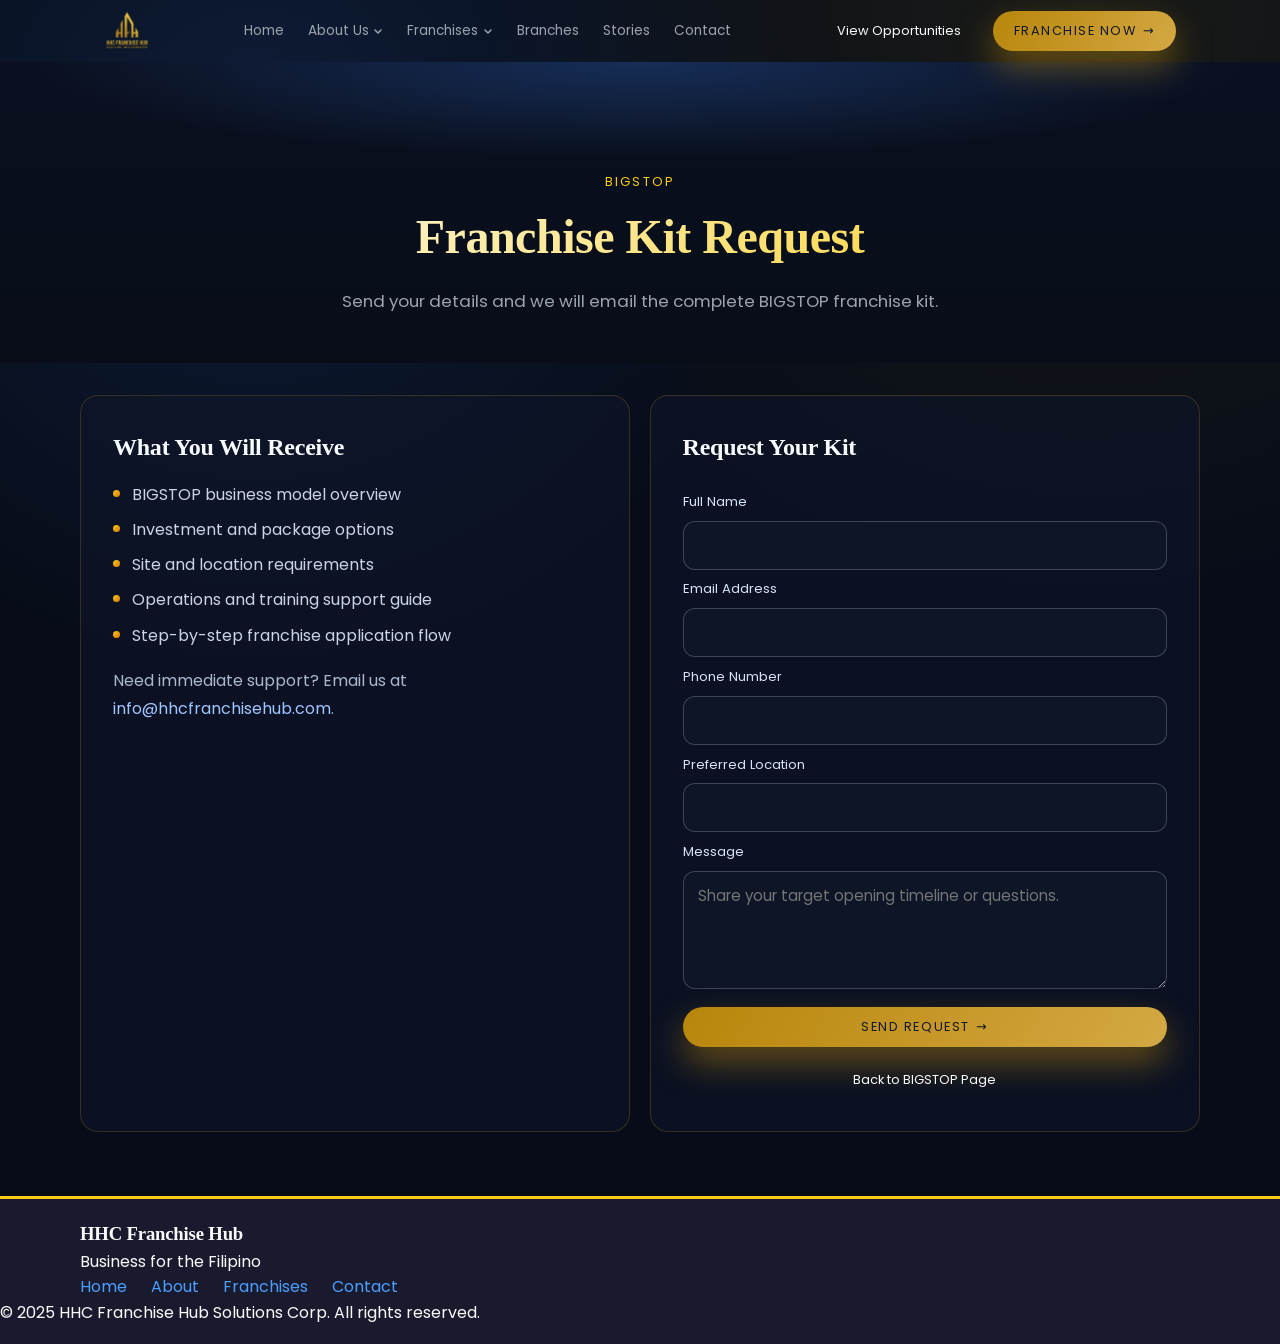
<file: bigstop-franchise-kit.html>
<!DOCTYPE html>
<html lang="en">
<head>
  <meta charset="UTF-8" />
  <title>BIGSTOP Franchise Kit - HHC Franchise Hub</title>
  <meta name="viewport" content="width=device-width, initial-scale=1.0" />
  <link href="https://fonts.googleapis.com/css2?family=Poppins:wght@300;400;500;600;700&display=swap" rel="stylesheet" />
  <link rel="stylesheet" href="styles.css" />
</head>
<body class="subpage kit-page">
  <header class="site-header">
    <div class="container nav">
      <a href="index.html" class="nav-brand">
        <img src="logo.png.png" alt="HHC Franchise Hub" class="nav-logo" />
      </a>
      <ul class="nav-links" id="navLinks">
        <li><a href="index.html" class="nav-link">Home</a></li>
        <li class="nav-dropdown">
          <a href="index.html#about" class="nav-link nav-dropdown-toggle">
            About Us
            <svg class="dropdown-arrow" width="10" height="10" viewBox="0 0 10 10" fill="none">
              <path d="M2 4L5 7L8 4" stroke="currentColor" stroke-width="1.5" stroke-linecap="round"/>
            </svg>
          </a>
          <ul class="nav-dropdown-menu">
            <li><a href="history.html" class="dropdown-link">History</a></li>
            <li><a href="founder.html" class="dropdown-link">Founder's Corner</a></li>
            <li><a href="seals.html" class="dropdown-link">Seals of Approval</a></li>
            <li><a href="awards.html" class="dropdown-link">Awards and Recognition</a></li>
          </ul>
        </li>
        <li class="nav-dropdown">
          <a href="index.html#franchises" class="nav-link nav-dropdown-toggle">
            Franchises
            <svg class="dropdown-arrow" width="10" height="10" viewBox="0 0 10 10" fill="none">
              <path d="M2 4L5 7L8 4" stroke="currentColor" stroke-width="1.5" stroke-linecap="round"/>
            </svg>
          </a>
          <ul class="nav-dropdown-menu">
            <li><a href="bigstop.html" class="dropdown-link">BIGSTOP</a></li>
            <li><a href="herrera-pharmacy.html" class="dropdown-link">Herrera Pharmacy</a></li>
            <li><a href="boss-siomai.html" class="dropdown-link">Boss Siomai</a></li>
            <li><a href="boss-chickn.html" class="dropdown-link">Boss Chickn</a></li>
            <li><a href="boss-fries.html" class="dropdown-link">Boss Fries</a></li>
            <li><a href="burger2go.html" class="dropdown-link">Burger2Go</a></li>
            <li><a href="noodle-king.html" class="dropdown-link">Noodle King</a></li>
          </ul>
        </li>
        <li><a href="branches.html" class="nav-link">Branches</a></li>
        <li><a href="index.html#stories" class="nav-link">Stories</a></li>
        <li><a href="index.html#contact" class="nav-link">Contact</a></li>
      </ul>
      <div class="nav-cta">
        <a href="index.html#franchises" class="btn-outline">View Opportunities</a>
        <a href="index.html#contact" class="btn-primary">Franchise Now <span>&rarr;</span></a>
      </div>
      <button class="nav-toggle" id="navToggle" aria-label="Toggle menu">
        <span></span><span></span><span></span>
      </button>
    </div>
  </header>

  <main>
    <section class="page-hero kit-hero">
      <div class="container">
        <p class="section-kicker">BIGSTOP</p>
        <h1 class="page-hero-title">Franchise Kit Request</h1>
        <p class="page-hero-subtitle">Send your details and we will email the complete BIGSTOP franchise kit.</p>
      </div>
    </section>

    <section class="section page-content">
      <div class="container kit-grid">
        <article class="content-card kit-info">
          <h2>What You Will Receive</h2>
          <ul class="kit-list">
            <li>BIGSTOP business model overview</li>
            <li>Investment and package options</li>
            <li>Site and location requirements</li>
            <li>Operations and training support guide</li>
            <li>Step-by-step franchise application flow</li>
          </ul>
          <p class="kit-note">Need immediate support? Email us at <a href="mailto:info@hhcfranchisehub.com">info@hhcfranchisehub.com</a>.</p>
        </article>

        <form class="content-card kit-form" action="https://formspree.io/f/mjgevzpj" method="POST">
          <h2>Request Your Kit</h2>
          <input type="hidden" name="franchise_interest" value="BIGSTOP" />

          <label for="kit-name">Full Name</label>
          <input id="kit-name" name="name" type="text" required />

          <label for="kit-email">Email Address</label>
          <input id="kit-email" name="email" type="email" required />

          <label for="kit-phone">Phone Number</label>
          <input id="kit-phone" name="phone" type="tel" required />

          <label for="kit-location">Preferred Location</label>
          <input id="kit-location" name="location" type="text" />

          <label for="kit-message">Message</label>
          <textarea id="kit-message" name="message" rows="4" placeholder="Share your target opening timeline or questions."></textarea>

          <button type="submit" class="btn-primary">Send Request <span>&rarr;</span></button>
          <a href="bigstop.html" class="btn-outline kit-back-link">Back to BIGSTOP Page</a>
        </form>
      </div>
    </section>
  </main>

  <footer class="site-footer">
    <div class="container footer-grid">
      <div class="footer-brand">
        <h3>HHC Franchise Hub</h3>
        <p>Business for the Filipino</p>
      </div>
      <div class="footer-links">
        <a href="index.html">Home</a>
        <a href="index.html#about">About</a>
        <a href="index.html#franchises">Franchises</a>
        <a href="index.html#contact">Contact</a>
      </div>
    </div>
    <div class="footer-bottom">
      <p>&copy; 2025 HHC Franchise Hub Solutions Corp. All rights reserved.</p>
    </div>
  </footer>

  <script src="script.js"></script>
</body>
</html>
</file>
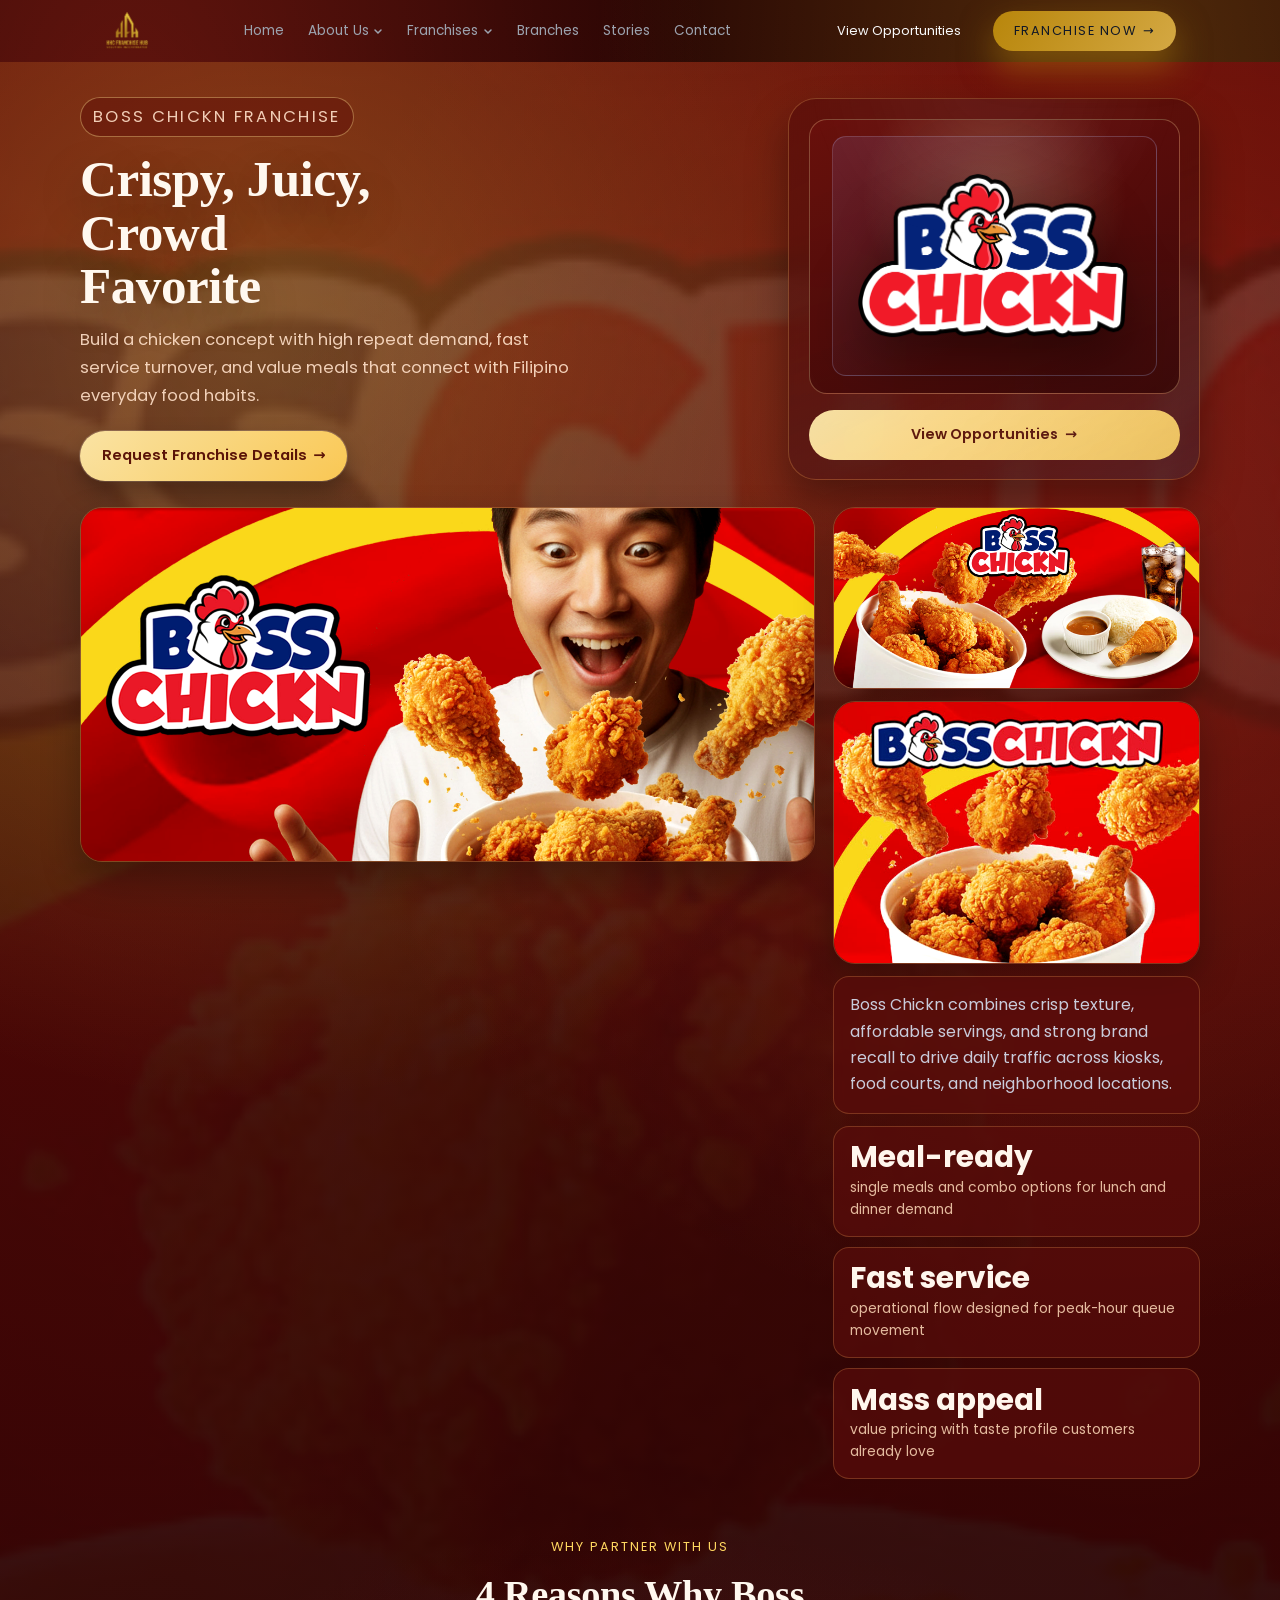
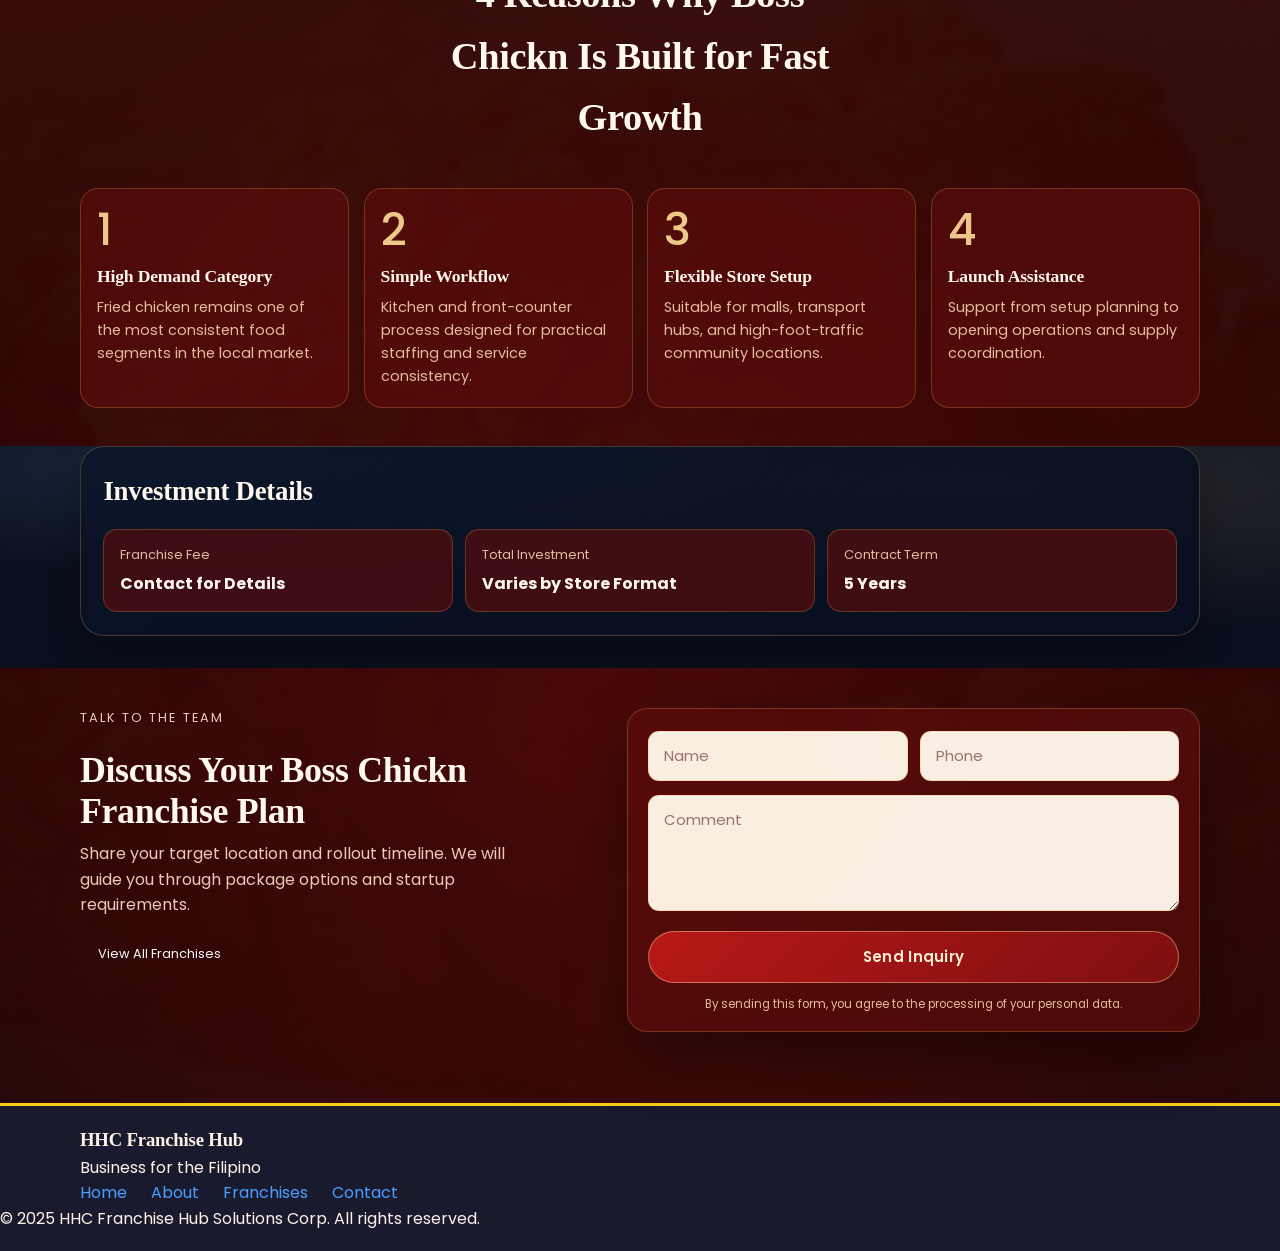
<file: boss-chickn.html>
<!DOCTYPE html>
<html lang="en">
<head>
  <meta charset="UTF-8" />
  <title>Boss Chickn - HHC Franchise Hub</title>
  <meta name="viewport" content="width=device-width, initial-scale=1.0" />
  <link href="https://fonts.googleapis.com/css2?family=Poppins:wght@300;400;500;600;700&display=swap" rel="stylesheet" />
  <link rel="stylesheet" href="styles.css" />
</head>
<body class="subpage bigstop-page chickn-page">
  <!-- NAVBAR -->
  <header class="site-header">
    <div class="container nav">
      <a href="index.html" class="nav-brand">
        <img src="logo.png.png" alt="HHC Franchise Hub" class="nav-logo" />
      </a>
      <ul class="nav-links" id="navLinks">
        <li><a href="index.html" class="nav-link">Home</a></li>
        <li class="nav-dropdown">
          <a href="index.html#about" class="nav-link nav-dropdown-toggle">
            About Us
            <svg class="dropdown-arrow" width="10" height="10" viewBox="0 0 10 10" fill="none">
              <path d="M2 4L5 7L8 4" stroke="currentColor" stroke-width="1.5" stroke-linecap="round"/>
            </svg>
          </a>
          <ul class="nav-dropdown-menu">
            <li><a href="history.html" class="dropdown-link">History</a></li>
            <li><a href="founder.html" class="dropdown-link">Founder's Corner</a></li>
            <li><a href="seals.html" class="dropdown-link">Seals of Approval</a></li>
            <li><a href="awards.html" class="dropdown-link">Awards and Recognition</a></li>
          </ul>
        </li>
        <li class="nav-dropdown">
          <a href="index.html#franchises" class="nav-link nav-dropdown-toggle">
            Franchises
            <svg class="dropdown-arrow" width="10" height="10" viewBox="0 0 10 10" fill="none">
              <path d="M2 4L5 7L8 4" stroke="currentColor" stroke-width="1.5" stroke-linecap="round"/>
            </svg>
          </a>
          <ul class="nav-dropdown-menu">
            <li><a href="bigstop.html" class="dropdown-link">BIGSTOP</a></li>
            <li><a href="herrera-pharmacy.html" class="dropdown-link">Herrera Pharmacy</a></li>
            <li><a href="boss-siomai.html" class="dropdown-link">Boss Siomai</a></li>
            <li><a href="boss-chickn.html" class="dropdown-link">Boss Chickn</a></li>
            <li><a href="boss-fries.html" class="dropdown-link">Boss Fries</a></li>
            <li><a href="burger2go.html" class="dropdown-link">Burger2Go</a></li>
            <li><a href="noodle-king.html" class="dropdown-link">Noodle King</a></li>
          </ul>
        </li>
        <li><a href="branches.html" class="nav-link">Branches</a></li>
        <li><a href="index.html#stories" class="nav-link">Stories</a></li>
        <li><a href="index.html#contact-email" class="nav-link">Contact</a></li>
      </ul>
      <div class="nav-cta">
        <a href="index.html#franchises" class="btn-outline">View Opportunities</a>
        <a href="index.html#contact-email" class="btn-primary">Franchise Now <span>&rarr;</span></a>
      </div>
      <button class="nav-toggle" id="navToggle" aria-label="Toggle menu">
        <span></span><span></span><span></span>
      </button>
    </div>
  </header>

  <main class="bigstop-layout">
    <section class="bigstop-showcase">
      <div class="container">
        <div class="bigstop-hero-grid">
          <div class="bigstop-hero-copy">
            <p class="bigstop-kicker">Boss Chickn Franchise</p>
            <h1>Crispy, Juicy, Crowd Favorite</h1>
            <p>
              Build a chicken concept with high repeat demand, fast service turnover, and value meals that connect with Filipino everyday food habits.
            </p>
            <a href="index.html#contact-email" class="bigstop-hero-button">
              Request Franchise Details <span>&rarr;</span>
            </a>
          </div>
          <aside class="bigstop-hero-card" aria-label="Boss Chickn featured visual">
            <div class="bigstop-hero-card-visual">
              <img src="Copy of BOSS CHICKN LANDSCAPE LOGO.png" alt="Boss Chickn logo" />
            </div>
            <a href="index.html#franchises" class="bigstop-card-button">
              View Opportunities <span>&rarr;</span>
            </a>
          </aside>
        </div>

        <div class="bigstop-proof-grid">
          <div class="bigstop-proof-media">
            <img src="Boss Chickn header.jpg" alt="Boss Chickn signature fried chicken bucket" />
          </div>
          <div class="bigstop-proof-side">
            <div class="bigstop-proof-media bigstop-proof-media-mini">
              <img src="Boss Chickn MENU.jpg" alt="Boss Chickn meal and combo offerings" />
            </div>
            <div class="bigstop-proof-media bigstop-proof-media-mini">
              <img src="bosschickn header2.jpg" alt="Boss Chickn product highlight banner" />
            </div>
            <p>
              Boss Chickn combines crisp texture, affordable servings, and strong brand recall to drive daily traffic across kiosks, food courts, and neighborhood locations.
            </p>
            <div class="bigstop-stat-stack">
              <article class="bigstop-stat-card">
                <strong>Meal-ready</strong>
                <span>single meals and combo options for lunch and dinner demand</span>
              </article>
              <article class="bigstop-stat-card">
                <strong>Fast service</strong>
                <span>operational flow designed for peak-hour queue movement</span>
              </article>
              <article class="bigstop-stat-card">
                <strong>Mass appeal</strong>
                <span>value pricing with taste profile customers already love</span>
              </article>
            </div>
          </div>
        </div>
      </div>
    </section>

    <section class="bigstop-reasons section">
      <div class="container">
        <div class="section-header bigstop-section-header">
          <p class="section-kicker">Why Partner With Us</p>
          <h2 class="section-title">4 Reasons Why Boss Chickn Is Built for Fast Growth</h2>
        </div>
        <div class="bigstop-reasons-grid">
          <article class="bigstop-reason-card">
            <span class="bigstop-reason-number">1</span>
            <h3>High Demand Category</h3>
            <p>Fried chicken remains one of the most consistent food segments in the local market.</p>
          </article>
          <article class="bigstop-reason-card">
            <span class="bigstop-reason-number">2</span>
            <h3>Simple Workflow</h3>
            <p>Kitchen and front-counter process designed for practical staffing and service consistency.</p>
          </article>
          <article class="bigstop-reason-card">
            <span class="bigstop-reason-number">3</span>
            <h3>Flexible Store Setup</h3>
            <p>Suitable for malls, transport hubs, and high-foot-traffic community locations.</p>
          </article>
          <article class="bigstop-reason-card">
            <span class="bigstop-reason-number">4</span>
            <h3>Launch Assistance</h3>
            <p>Support from setup planning to opening operations and supply coordination.</p>
          </article>
        </div>
      </div>
    </section>

    <section class="bigstop-invest section">
      <div class="container">
        <div class="bigstop-invest-card">
          <h2>Investment Details</h2>
          <div class="bigstop-invest-grid">
            <article>
              <span>Franchise Fee</span>
              <strong>Contact for Details</strong>
            </article>
            <article>
              <span>Total Investment</span>
              <strong>Varies by Store Format</strong>
            </article>
            <article>
              <span>Contract Term</span>
              <strong>5 Years</strong>
            </article>
          </div>
        </div>
      </div>
    </section>

    <section class="bigstop-contact section">
      <div class="container">
        <div class="bigstop-contact-grid">
          <div class="bigstop-contact-copy">
            <p class="section-kicker">Talk to the Team</p>
            <h2>Discuss Your Boss Chickn Franchise Plan</h2>
            <p>Share your target location and rollout timeline. We will guide you through package options and startup requirements.</p>
            <a href="index.html#franchises" class="btn-outline">View All Franchises</a>
          </div>
          <form class="bigstop-form" action="index.html#contact-email" method="get">
            <label for="chickn-name" class="sr-only">Name</label>
            <input id="chickn-name" type="text" name="name" placeholder="Name" />
            <label for="chickn-phone" class="sr-only">Phone</label>
            <input id="chickn-phone" type="tel" name="phone" placeholder="Phone" />
            <label for="chickn-message" class="sr-only">Comment</label>
            <textarea id="chickn-message" name="message" rows="4" placeholder="Comment"></textarea>
            <button type="submit">Send Inquiry</button>
            <small>By sending this form, you agree to the processing of your personal data.</small>
          </form>
        </div>
      </div>
    </section>
  </main>

  <!-- FOOTER -->
  <footer class="site-footer">
    <div class="container footer-grid">
      <div class="footer-brand">
        <h3>HHC Franchise Hub</h3>
        <p>Business for the Filipino</p>
      </div>
      <div class="footer-links">
        <a href="index.html">Home</a>
        <a href="index.html#about">About</a>
        <a href="index.html#franchises">Franchises</a>
        <a href="index.html#contact-email">Contact</a>
      </div>
    </div>
    <div class="footer-bottom">
      <p>&copy; 2025 HHC Franchise Hub Solutions Corp. All rights reserved.</p>
    </div>
  </footer>

  <script src="script.js"></script>
</body>
</html>
</file>
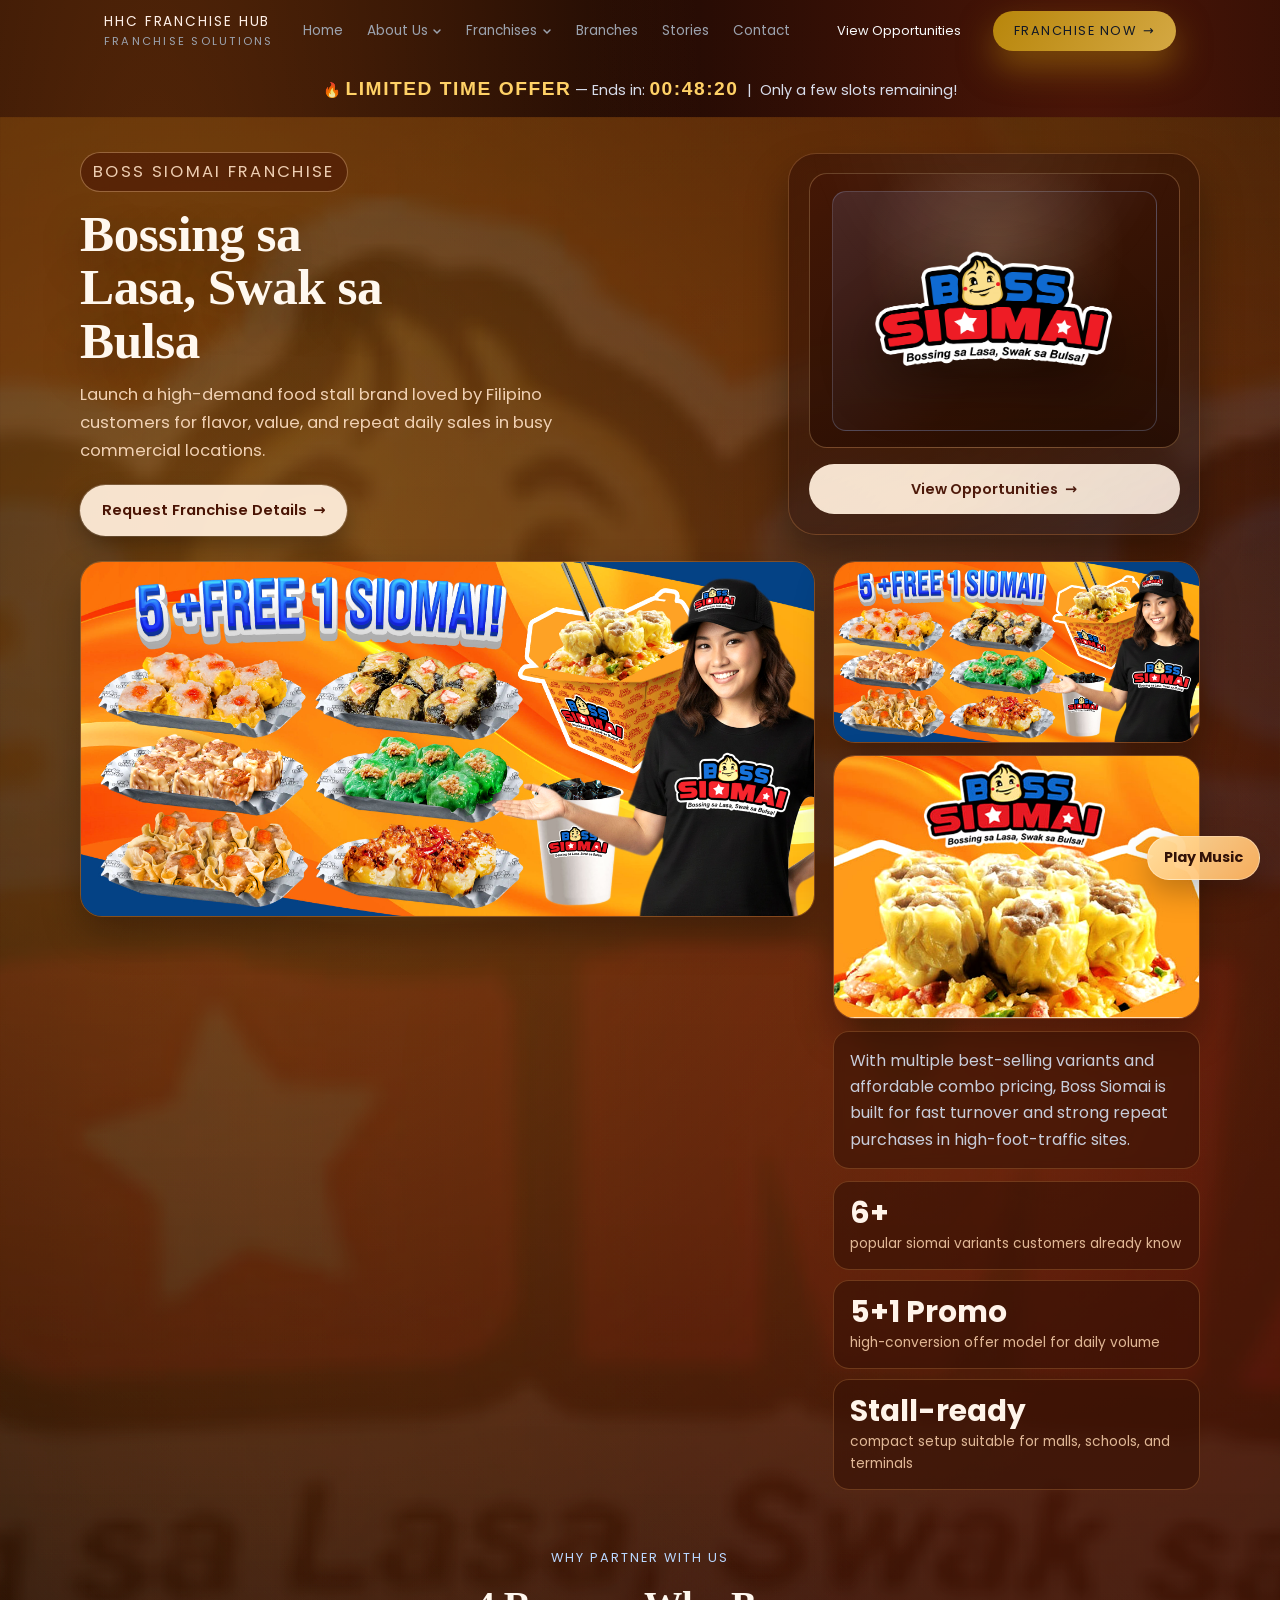
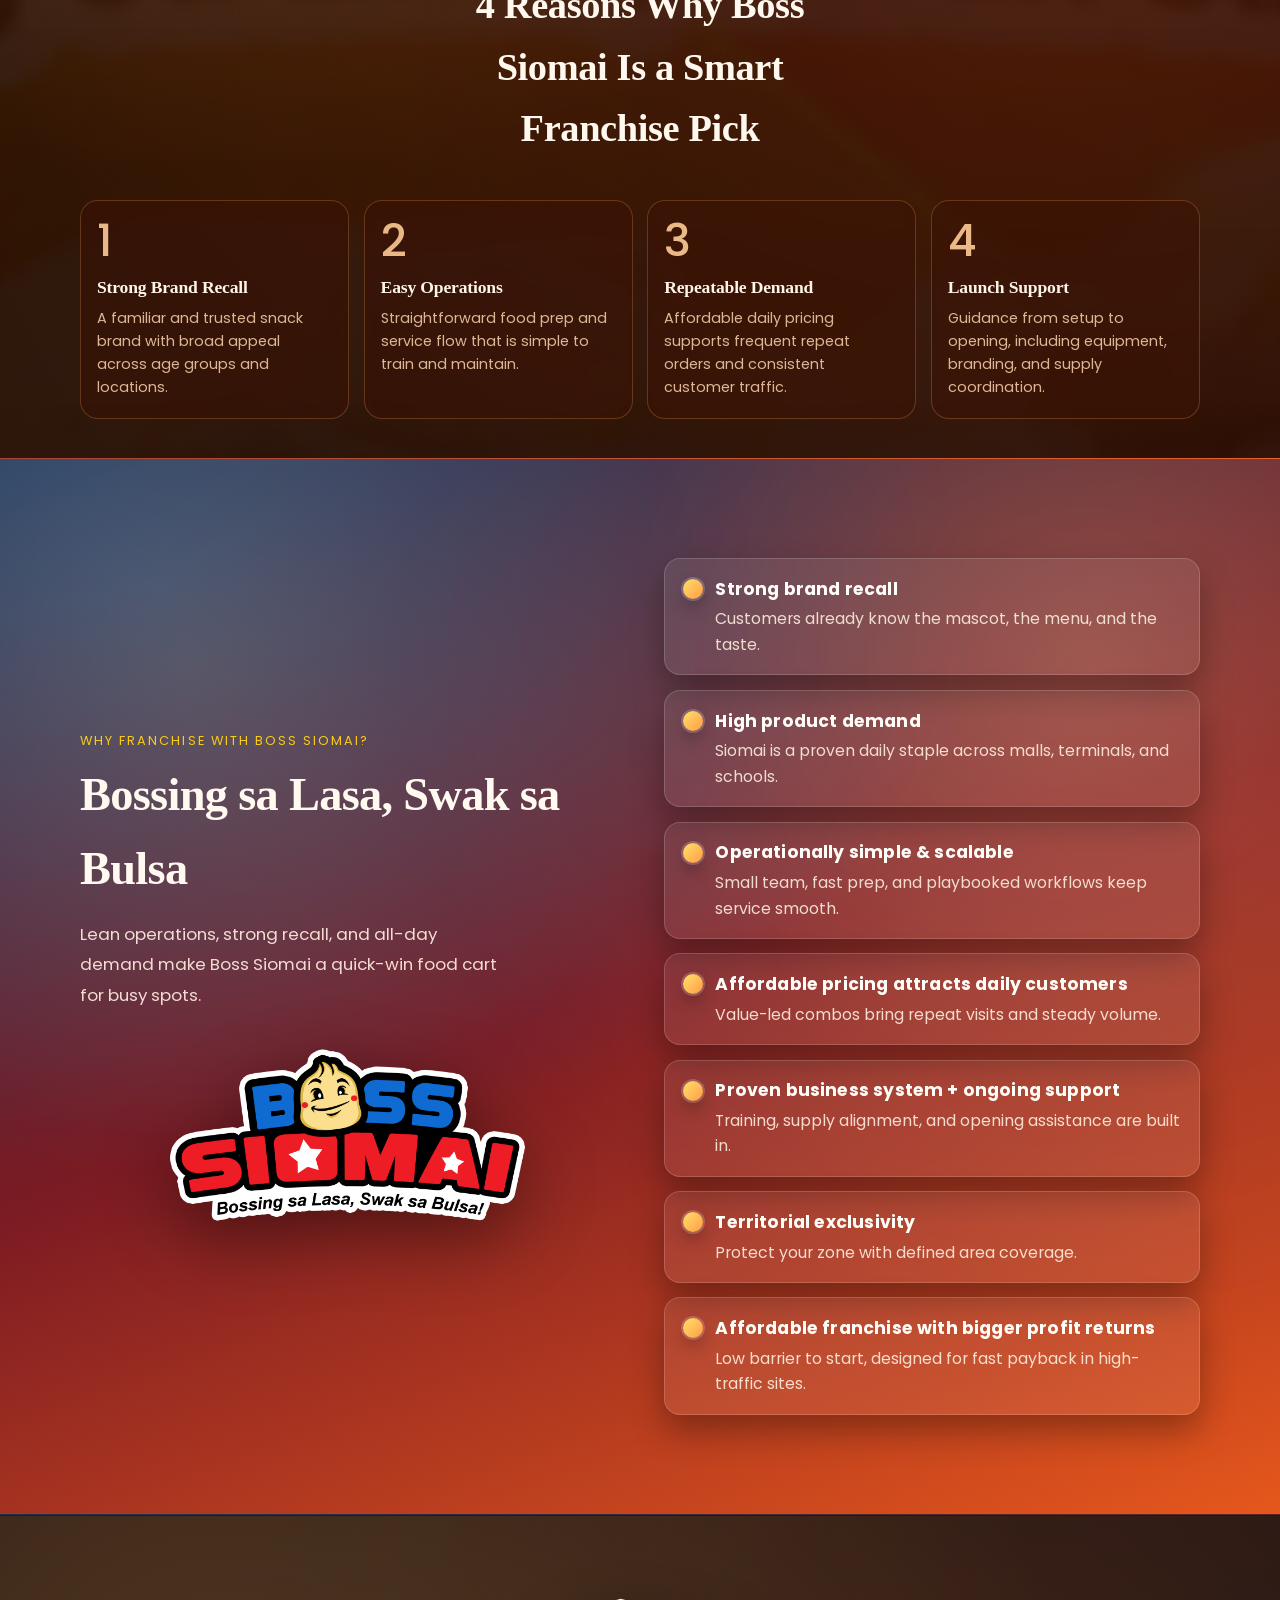
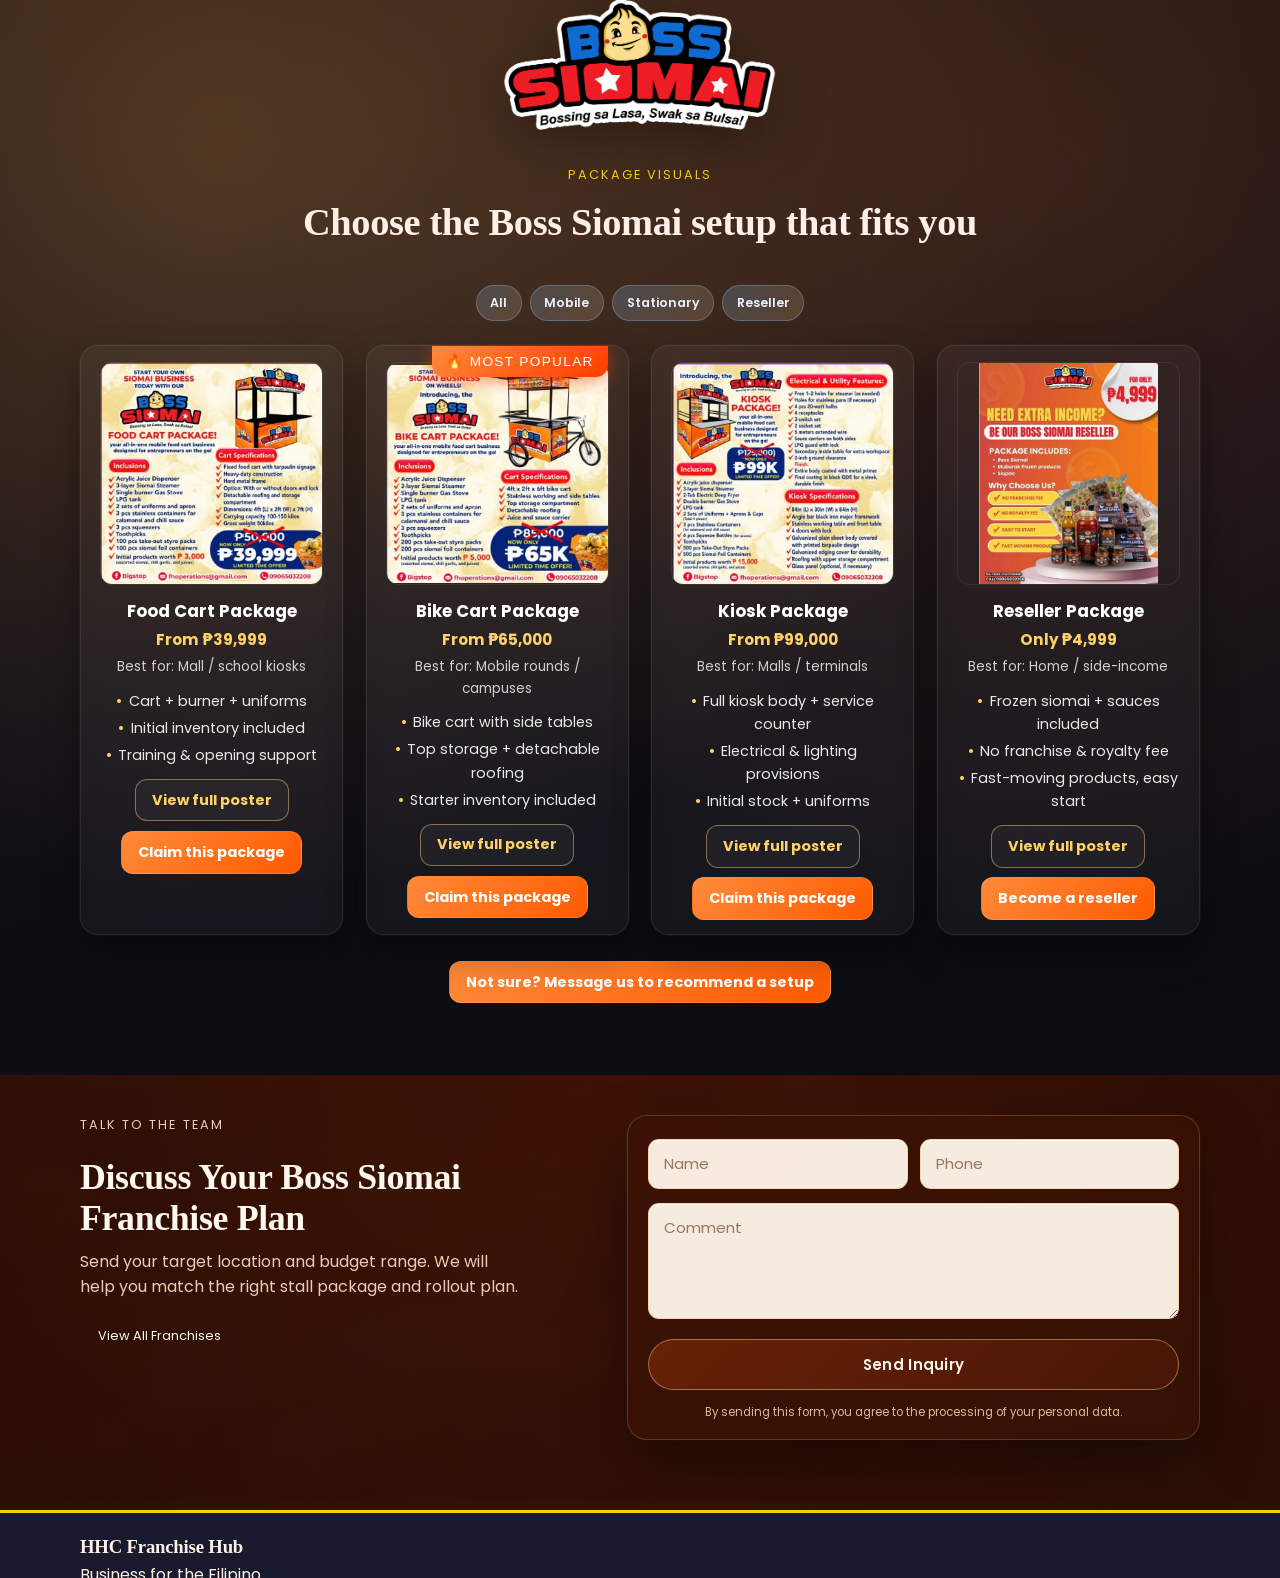
<file: boss-siomai.html>
<!DOCTYPE html>
<html lang="en">
<head>
  <meta charset="UTF-8" />
  <title>Boss Siomai - HHC Franchise Hub</title>
  <meta name="viewport" content="width=device-width, initial-scale=1.0" />
  <link href="https://fonts.googleapis.com/css2?family=Poppins:wght@300;400;500;600;700&display=swap" rel="stylesheet" />
  <link rel="stylesheet" href="styles.css" />
</head>
<body class="subpage bigstop-page siomai-page">
  <!-- Background audio -->
  <audio id="bg-audio" src="MUSIC/BOSS SIOMAI - Advertising Jingle.mp3" preload="auto" loop></audio>
  <button id="audioToggle" class="audio-toggle" type="button" aria-pressed="true">Pause Music</button>
  <!-- NAVBAR -->
  <header class="site-header">
    <div class="container nav">
      <a href="index.html" class="nav-brand">
        <span class="nav-brand-text">
          <span>HHC Franchise Hub</span>
          <span>Franchise Solutions</span>
        </span>
      </a>
      <ul class="nav-links" id="navLinks">
        <li><a href="index.html" class="nav-link">Home</a></li>
        <li class="nav-dropdown">
          <a href="index.html#about" class="nav-link nav-dropdown-toggle">
            About Us
            <svg class="dropdown-arrow" width="10" height="10" viewBox="0 0 10 10" fill="none">
              <path d="M2 4L5 7L8 4" stroke="currentColor" stroke-width="1.5" stroke-linecap="round"/>
            </svg>
          </a>
          <ul class="nav-dropdown-menu">
            <li><a href="history.html" class="dropdown-link">History</a></li>
            <li><a href="founder.html" class="dropdown-link">Founder's Corner</a></li>
            <li><a href="seals.html" class="dropdown-link">Seals of Approval</a></li>
            <li><a href="awards.html" class="dropdown-link">Awards and Recognition</a></li>
          </ul>
        </li>
        <li class="nav-dropdown">
          <a href="index.html#franchises" class="nav-link nav-dropdown-toggle">
            Franchises
            <svg class="dropdown-arrow" width="10" height="10" viewBox="0 0 10 10" fill="none">
              <path d="M2 4L5 7L8 4" stroke="currentColor" stroke-width="1.5" stroke-linecap="round"/>
            </svg>
          </a>
          <ul class="nav-dropdown-menu">
            <li><a href="bigstop.html" class="dropdown-link">BIGSTOP</a></li>
            <li><a href="herrera-pharmacy.html" class="dropdown-link">Herrera Pharmacy</a></li>
            <li><a href="boss-siomai.html" class="dropdown-link">Boss Siomai</a></li>
            <li><a href="boss-chickn.html" class="dropdown-link">Boss Chickn</a></li>
            <li><a href="boss-fries.html" class="dropdown-link">Boss Fries</a></li>
            <li><a href="burger2go.html" class="dropdown-link">Burger2Go</a></li>
            <li><a href="noodle-king.html" class="dropdown-link">Noodle King</a></li>
          </ul>
        </li>
        <li><a href="branches.html" class="nav-link">Branches</a></li>
        <li><a href="index.html#stories" class="nav-link">Stories</a></li>
        <li><a href="index.html#contact-email" class="nav-link">Contact</a></li>
      </ul>
      <div class="nav-cta">
        <a href="index.html#franchises" class="btn-outline">View Opportunities</a>
        <a href="index.html#contact-email" class="btn-primary">Franchise Now <span>&rarr;</span></a>
      </div>
      <button class="nav-toggle" id="navToggle" aria-label="Toggle menu">
        <span></span><span></span><span></span>
      </button>
    </div>
  </header>

  <!-- Urgency bar -->
  <div class="timer-bar">
    🔥 <strong>LIMITED TIME OFFER</strong> — Ends in:
    <strong id="countdown">23:59:59</strong> &nbsp;|&nbsp;
    Only a few slots remaining!
  </div>

  <main class="bigstop-layout">
    <section class="bigstop-showcase">
      <div class="container">
        <div class="bigstop-hero-grid">
          <div class="bigstop-hero-copy">
            <p class="bigstop-kicker">Boss Siomai Franchise</p>
            <h1>Bossing sa Lasa, Swak sa Bulsa</h1>
            <p>
              Launch a high-demand food stall brand loved by Filipino customers for flavor, value, and repeat daily sales in busy commercial locations.
            </p>
            <a href="index.html#contact-email" class="bigstop-hero-button">
              Request Franchise Details <span>&rarr;</span>
            </a>
          </div>
          <aside class="bigstop-hero-card" aria-label="Boss Siomai featured visual">
            <div class="bigstop-hero-card-visual">
              <img src="Copy of BOSS SIOMAI2 horizontal.png" alt="Boss Siomai logo" />
            </div>
            <a href="index.html#franchises" class="bigstop-card-button">
              View Opportunities <span>&rarr;</span>
            </a>
          </aside>
        </div>

        <div class="bigstop-proof-grid">
          <div class="bigstop-proof-media">
            <img src="Boss Siomai header.jpg" alt="Boss Siomai products and combo offer display" />
          </div>
          <div class="bigstop-proof-side">
            <div class="bigstop-proof-media bigstop-proof-media-mini">
              <img src="Boss Siomai header.jpg" alt="Boss Siomai product lineup and promo visual" />
            </div>
            <div class="bigstop-proof-media bigstop-proof-media-mini">
              <img src="Boss Siomai highlight.jpg" alt="Boss Siomai product highlight" />
            </div>
            <p>
              With multiple best-selling variants and affordable combo pricing, Boss Siomai is built for fast turnover and strong repeat purchases in high-foot-traffic sites.
            </p>
            <div class="bigstop-stat-stack">
              <article class="bigstop-stat-card">
                <strong>6+</strong>
                <span>popular siomai variants customers already know</span>
              </article>
              <article class="bigstop-stat-card">
                <strong>5+1 Promo</strong>
                <span>high-conversion offer model for daily volume</span>
              </article>
              <article class="bigstop-stat-card">
                <strong>Stall-ready</strong>
                <span>compact setup suitable for malls, schools, and terminals</span>
              </article>
            </div>
          </div>
        </div>
      </div>
    </section>

    <section class="bigstop-reasons section">
      <div class="container">
        <div class="section-header bigstop-section-header">
          <p class="section-kicker">Why Partner With Us</p>
          <h2 class="section-title">4 Reasons Why Boss Siomai Is a Smart Franchise Pick</h2>
        </div>
        <div class="bigstop-reasons-grid">
          <article class="bigstop-reason-card">
            <span class="bigstop-reason-number">1</span>
            <h3>Strong Brand Recall</h3>
            <p>A familiar and trusted snack brand with broad appeal across age groups and locations.</p>
          </article>
          <article class="bigstop-reason-card">
            <span class="bigstop-reason-number">2</span>
            <h3>Easy Operations</h3>
            <p>Straightforward food prep and service flow that is simple to train and maintain.</p>
          </article>
          <article class="bigstop-reason-card">
            <span class="bigstop-reason-number">3</span>
            <h3>Repeatable Demand</h3>
            <p>Affordable daily pricing supports frequent repeat orders and consistent customer traffic.</p>
          </article>
          <article class="bigstop-reason-card">
            <span class="bigstop-reason-number">4</span>
            <h3>Launch Support</h3>
            <p>Guidance from setup to opening, including equipment, branding, and supply coordination.</p>
          </article>
        </div>
      </div>
    </section>

    <section class="siomai-why section" aria-labelledby="siomai-why-title">
      <div class="container siomai-why-grid">
        <div class="siomai-why-left">
          <p class="section-kicker">Why Franchise with Boss Siomai?</p>
          <h2 id="siomai-why-title">Bossing sa Lasa, Swak sa Bulsa</h2>
          <p class="siomai-why-lede">Lean operations, strong recall, and all-day demand make Boss Siomai a quick-win food cart for busy spots.</p>
          <div class="siomai-why-brand" aria-hidden="true">
            <img src="Copy of BOSS SIOMAI2 horizontal.png" alt="Boss Siomai logo" />
          </div>
        </div>
        <div class="siomai-why-right">
          <ul class="siomai-why-list">
            <li>
              <span class="siomai-why-bullet"></span>
              <div>
                <strong>Strong brand recall</strong>
                <p>Customers already know the mascot, the menu, and the taste.</p>
              </div>
            </li>
            <li>
              <span class="siomai-why-bullet"></span>
              <div>
                <strong>High product demand</strong>
                <p>Siomai is a proven daily staple across malls, terminals, and schools.</p>
              </div>
            </li>
            <li>
              <span class="siomai-why-bullet"></span>
              <div>
                <strong>Operationally simple &amp; scalable</strong>
                <p>Small team, fast prep, and playbooked workflows keep service smooth.</p>
              </div>
            </li>
            <li>
              <span class="siomai-why-bullet"></span>
              <div>
                <strong>Affordable pricing attracts daily customers</strong>
                <p>Value-led combos bring repeat visits and steady volume.</p>
              </div>
            </li>
            <li>
              <span class="siomai-why-bullet"></span>
              <div>
                <strong>Proven business system + ongoing support</strong>
                <p>Training, supply alignment, and opening assistance are built in.</p>
              </div>
            </li>
            <li>
              <span class="siomai-why-bullet"></span>
              <div>
                <strong>Territorial exclusivity</strong>
                <p>Protect your zone with defined area coverage.</p>
              </div>
            </li>
            <li>
              <span class="siomai-why-bullet"></span>
              <div>
                <strong>Affordable franchise with bigger profit returns</strong>
                <p>Low barrier to start, designed for fast payback in high-traffic sites.</p>
              </div>
            </li>
          </ul>
        </div>
      </div>
    </section>

    <section class="siomai-packages section">
      <div class="container">
        <div class="siomai-packages-logo">
          <img src="Copy of BOSS SIOMAI2 horizontal.png" alt="Boss Siomai logo" />
        </div>
        <div class="section-header">
          <p class="section-kicker">Package Visuals</p>
          <h2 class="section-title">Choose the Boss Siomai setup that fits you</h2>
        </div>
        <div class="package-filters" aria-label="Package quick filter">
          <button type="button" class="pill active" data-package-filter="all">All</button>
          <button type="button" class="pill" data-package-filter="mobile">Mobile</button>
          <button type="button" class="pill" data-package-filter="stationary">Stationary</button>
          <button type="button" class="pill" data-package-filter="reseller">Reseller</button>
        </div>

        <div class="siomai-packages-grid">
          <article class="siomai-package-card" data-package-type="stationary">
            <div class="package-thumb">
              <img src="BOSS%20SIOAMI%20SECTION/123214.jpg" alt="Boss Siomai Food Cart poster thumbnail" loading="lazy" />
            </div>
            <div class="package-top">
              <div class="package-name">Food Cart Package</div>
              <div class="package-price">From ₱39,999</div>
              <div class="package-tag">Best for: Mall / school kiosks</div>
            </div>
            <ul class="package-points">
              <li>Cart + burner + uniforms</li>
              <li>Initial inventory included</li>
              <li>Training & opening support</li>
            </ul>
            <div class="package-actions">
              <button class="btn-primary-ghost package-preview" data-poster="BOSS%20SIOAMI%20SECTION/123214.jpg">View full poster</button>
              <a class="btn-solid" href="index.html#contact-email">Claim this package</a>
            </div>
          </article>

          <article class="siomai-package-card popular" data-package-type="mobile">
            <div class="package-thumb">
              <img src="BOSS%20SIOAMI%20SECTION/123.jpg" alt="Boss Siomai Bike Cart poster thumbnail" loading="lazy" />
            </div>
            <div class="package-top">
              <div class="package-name">Bike Cart Package</div>
              <div class="package-price">From ₱65,000</div>
              <div class="package-tag">Best for: Mobile rounds / campuses</div>
            </div>
            <ul class="package-points">
              <li>Bike cart with side tables</li>
              <li>Top storage + detachable roofing</li>
              <li>Starter inventory included</li>
            </ul>
            <div class="package-actions">
              <button class="btn-primary-ghost package-preview" data-poster="BOSS%20SIOAMI%20SECTION/123.jpg">View full poster</button>
              <a class="btn-solid" href="index.html#contact-email">Claim this package</a>
            </div>
          </article>

          <article class="siomai-package-card" data-package-type="stationary">
            <div class="package-thumb">
              <img src="BOSS%20SIOAMI%20SECTION/12333.jpg" alt="Boss Siomai Kiosk poster thumbnail" loading="lazy" />
            </div>
            <div class="package-top">
              <div class="package-name">Kiosk Package</div>
              <div class="package-price">From ₱99,000</div>
              <div class="package-tag">Best for: Malls / terminals</div>
            </div>
            <ul class="package-points">
              <li>Full kiosk body + service counter</li>
              <li>Electrical & lighting provisions</li>
              <li>Initial stock + uniforms</li>
            </ul>
            <div class="package-actions">
              <button class="btn-primary-ghost package-preview" data-poster="BOSS%20SIOAMI%20SECTION/12333.jpg">View full poster</button>
              <a class="btn-solid" href="index.html#contact-email">Claim this package</a>
            </div>
          </article>

          <article class="siomai-package-card reseller" data-package-type="reseller">
            <div class="package-thumb">
              <img src="BOSS%20SIOAMI%20SECTION/eb0d382e-e825-499c-9b0a-7bd6acd6755d.jpg" alt="Boss Siomai Reseller poster thumbnail" loading="lazy" />
            </div>
            <div class="package-top">
              <div class="package-name">Reseller Package</div>
              <div class="package-price">Only ₱4,999</div>
              <div class="package-tag">Best for: Home / side-income</div>
            </div>
            <ul class="package-points">
              <li>Frozen siomai + sauces included</li>
              <li>No franchise & royalty fee</li>
              <li>Fast-moving products, easy start</li>
            </ul>
            <div class="package-actions">
              <button class="btn-primary-ghost package-preview" data-poster="BOSS%20SIOAMI%20SECTION/eb0d382e-e825-499c-9b0a-7bd6acd6755d.jpg">View full poster</button>
              <a class="btn-solid" href="index.html#contact-email">Become a reseller</a>
            </div>
          </article>
        </div>

        <div class="package-cta-row">
          <a class="btn-solid" href="index.html#contact-email">Not sure? Message us to recommend a setup</a>
        </div>
      </div>
    </section>

    <!-- Poster modal -->
    <div class="package-modal" id="packageModal" aria-hidden="true" role="dialog">
      <div class="package-modal-backdrop"></div>
      <div class="package-modal-content">
        <button class="package-modal-close" type="button" aria-label="Close poster">&times;</button>
        <img id="packageModalImg" alt="Package poster preview" />
      </div>
    </div>

    <section class="bigstop-contact section">
      <div class="container">
        <div class="bigstop-contact-grid">
          <div class="bigstop-contact-copy">
            <p class="section-kicker">Talk to the Team</p>
            <h2>Discuss Your Boss Siomai Franchise Plan</h2>
            <p>Send your target location and budget range. We will help you match the right stall package and rollout plan.</p>
            <a href="index.html#franchises" class="btn-outline">View All Franchises</a>
          </div>
          <form class="bigstop-form" action="index.html#contact-email" method="get">
            <label for="siomai-name" class="sr-only">Name</label>
            <input id="siomai-name" type="text" name="name" placeholder="Name" />
            <label for="siomai-phone" class="sr-only">Phone</label>
            <input id="siomai-phone" type="tel" name="phone" placeholder="Phone" />
            <label for="siomai-message" class="sr-only">Comment</label>
            <textarea id="siomai-message" name="message" rows="4" placeholder="Comment"></textarea>
            <button type="submit">Send Inquiry</button>
            <small>By sending this form, you agree to the processing of your personal data.</small>
          </form>
        </div>
      </div>
    </section>
  </main>

  <!-- FOOTER -->
  <footer class="site-footer">
    <div class="container footer-grid">
      <div class="footer-brand">
        <h3>HHC Franchise Hub</h3>
        <p>Business for the Filipino</p>
      </div>
      <div class="footer-links">
        <a href="index.html">Home</a>
        <a href="index.html#about">About</a>
        <a href="index.html#franchises">Franchises</a>
        <a href="index.html#contact-email">Contact</a>
      </div>
    </div>
    <div class="footer-bottom">
      <p>&copy; 2025 HHC Franchise Hub Solutions Corp. All rights reserved.</p>
    </div>
  </footer>

  <!-- Floating CTA -->
  <script src="script.js"></script>
  <script>
    // Background audio autoplay with play/pause toggle
    (function initPageAudio() {
      const audio = document.getElementById('bg-audio');
      const toggle = document.getElementById('audioToggle');
      if (!audio || !toggle) return;

      const tryPlay = () => audio.play().catch(() => {});
      const update = () => {
        const playing = !audio.paused;
        toggle.textContent = playing ? 'Pause Music' : 'Play Music';
        toggle.setAttribute('aria-pressed', playing.toString());
      };

      tryPlay();
      update();

      const resume = () => {
        tryPlay();
        update();
        if (!audio.paused) {
          ['click', 'touchstart', 'keydown'].forEach(evt =>
            document.removeEventListener(evt, resume, true)
          );
        }
      };
      ['click', 'touchstart', 'keydown'].forEach(evt =>
        document.addEventListener(evt, resume, { capture: true, passive: true })
      );

      toggle.addEventListener('click', () => {
        if (audio.paused) {
          tryPlay();
        } else {
          audio.pause();
        }
        update();
      });

      audio.addEventListener('play', update);
      audio.addEventListener('pause', update);
    })();
  </script>
</body>
</html>
</file>
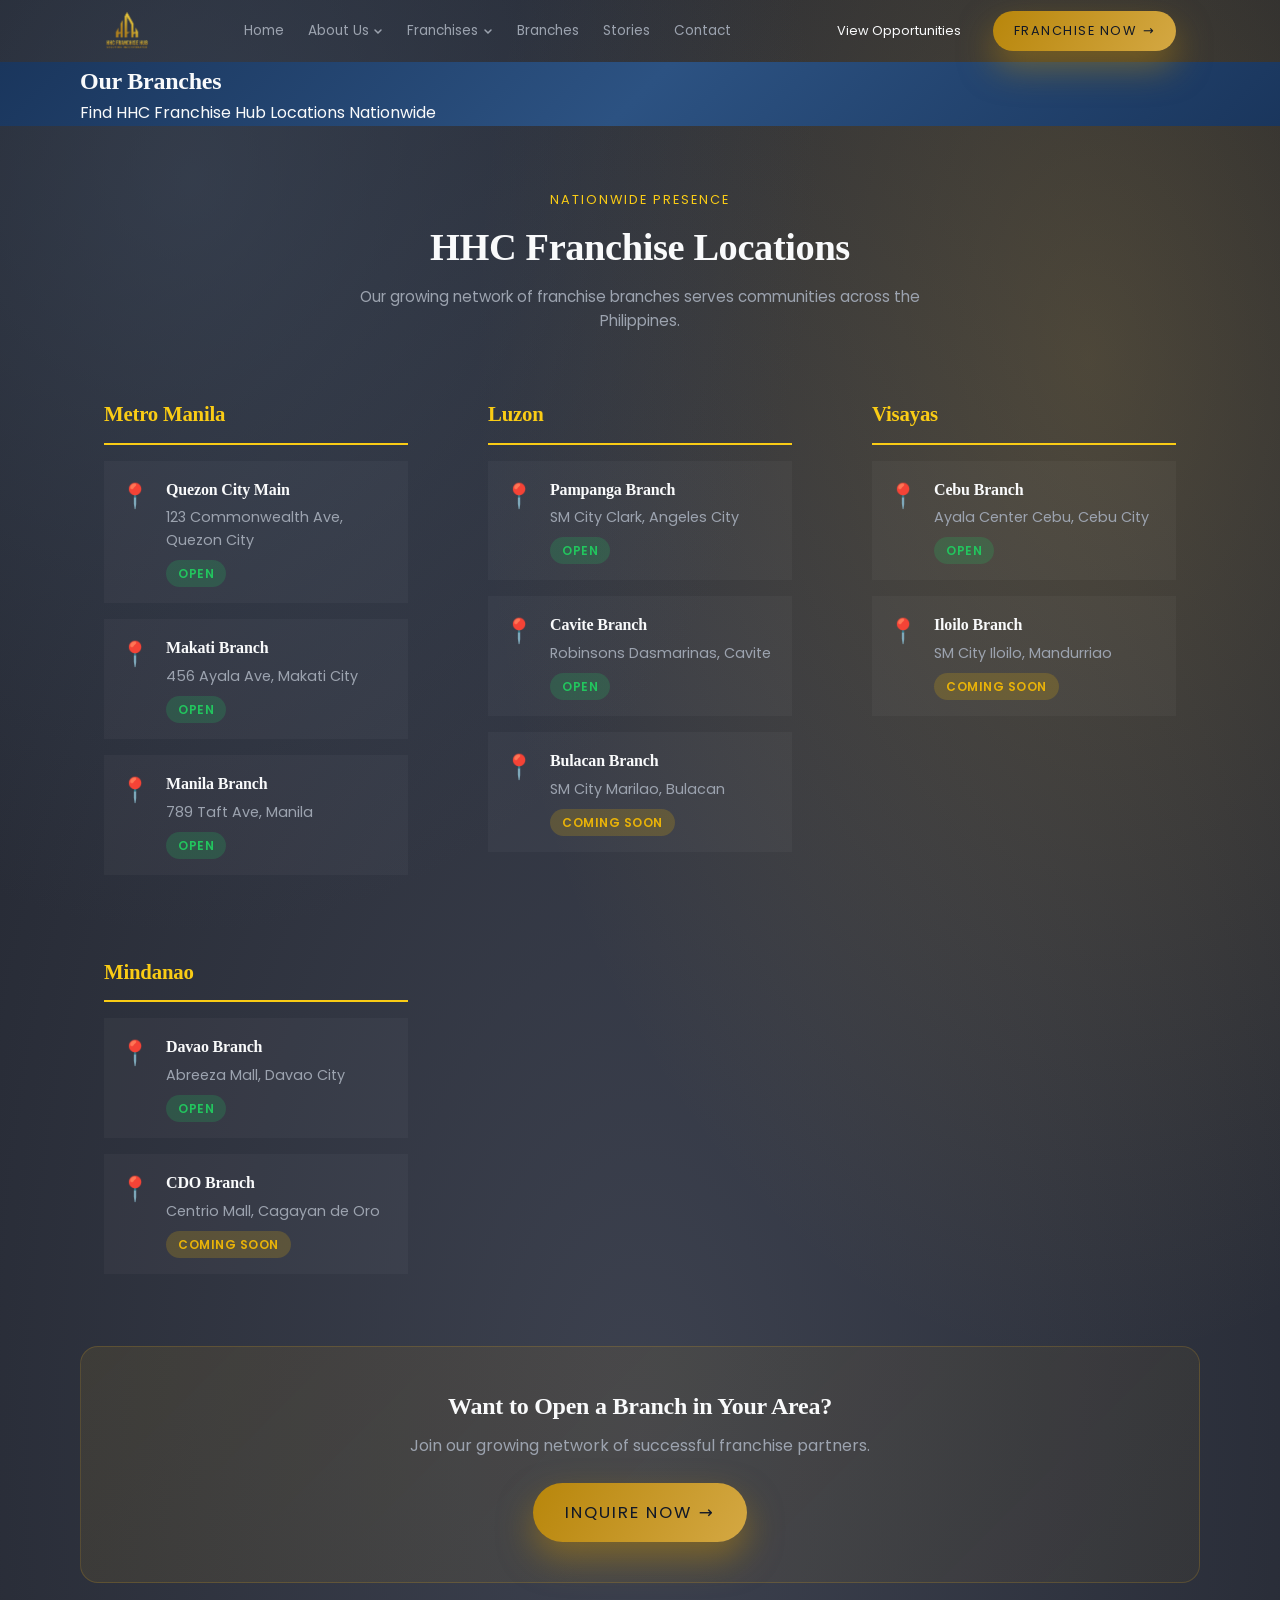
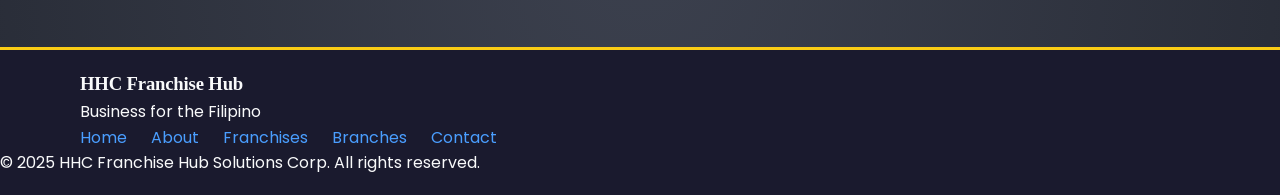
<file: branches.html>
<!DOCTYPE html>
<html lang="en">
<head>
  <meta charset="UTF-8" />
  <title>Our Branches - HHC Franchise Hub</title>
  <meta name="viewport" content="width=device-width, initial-scale=1.0" />
  <link href="https://fonts.googleapis.com/css2?family=Poppins:wght@300;400;500;600;700&display=swap" rel="stylesheet" />
  <link rel="stylesheet" href="styles.css" />
</head>
<body class="subpage">
  <!-- NAVBAR -->
  <header class="site-header">
    <div class="container nav">
      <a href="index.html" class="nav-brand">
        <img src="logo.png.png" alt="HHC Franchise Hub" class="nav-logo" />
      </a>
      <ul class="nav-links" id="navLinks">
        <li><a href="index.html" class="nav-link">Home</a></li>
        <li class="nav-dropdown">
          <a href="index.html#about" class="nav-link nav-dropdown-toggle">
            About Us
            <svg class="dropdown-arrow" width="10" height="10" viewBox="0 0 10 10" fill="none">
              <path d="M2 4L5 7L8 4" stroke="currentColor" stroke-width="1.5" stroke-linecap="round"/>
            </svg>
          </a>
          <ul class="nav-dropdown-menu">
            <li><a href="history.html" class="dropdown-link">History</a></li>
            <li><a href="founder.html" class="dropdown-link">Founder's Corner</a></li>
            <li><a href="seals.html" class="dropdown-link">Seals of Approval</a></li>
            <li><a href="awards.html" class="dropdown-link">Awards and Recognition</a></li>
          </ul>
        </li>
        <li class="nav-dropdown">
          <a href="index.html#franchises" class="nav-link nav-dropdown-toggle">
            Franchises
            <svg class="dropdown-arrow" width="10" height="10" viewBox="0 0 10 10" fill="none">
              <path d="M2 4L5 7L8 4" stroke="currentColor" stroke-width="1.5" stroke-linecap="round"/>
            </svg>
          </a>
          <ul class="nav-dropdown-menu">
            <li><a href="bigstop.html" class="dropdown-link">BIGSTOP</a></li>
            <li><a href="herrera-pharmacy.html" class="dropdown-link">Herrera Pharmacy</a></li>
            <li><a href="boss-siomai.html" class="dropdown-link">Boss Siomai</a></li>
            <li><a href="boss-chickn.html" class="dropdown-link">Boss Chickn</a></li>
            <li><a href="boss-fries.html" class="dropdown-link">Boss Fries</a></li>
            <li><a href="burger2go.html" class="dropdown-link">Burger2Go</a></li>
            <li><a href="noodle-king.html" class="dropdown-link">Noodle King</a></li>
          </ul>
        </li>
        <li><a href="branches.html" class="nav-link active">Branches</a></li>
        <li><a href="index.html#stories" class="nav-link">Stories</a></li>
        <li><a href="index.html#contact" class="nav-link">Contact</a></li>
      </ul>
      <div class="nav-cta">
        <a href="index.html#franchises" class="btn-outline">View Opportunities</a>
        <a href="index.html#contact" class="btn-primary">Franchise Now <span>→</span></a>
      </div>
      <button class="nav-toggle" id="navToggle" aria-label="Toggle menu">
        <span></span><span></span><span></span>
      </button>
    </div>
  </header>

  <!-- HERO BANNER -->
  <section class="subpage-hero branches-hero">
    <div class="container">
      <h1 class="subpage-title">Our Branches</h1>
      <p class="subpage-subtitle">Find HHC Franchise Hub Locations Nationwide</p>
    </div>
  </section>

  <!-- CONTENT -->
  <section class="section subpage-content">
    <div class="container">
      <header class="section-header reveal">
        <p class="section-kicker">Nationwide Presence</p>
        <h2 class="section-title">HHC Franchise Locations</h2>
        <p class="section-subtitle">
          Our growing network of franchise branches serves communities across the Philippines.
        </p>
      </header>

      <!-- Branches Grid -->
      <div class="branches-grid reveal">
        <!-- Metro Manila -->
        <div class="branch-region">
          <h3 class="region-title">Metro Manila</h3>
          <div class="branch-list">
            <div class="branch-item">
              <div class="branch-icon">📍</div>
              <div class="branch-info">
                <h4>Quezon City Main</h4>
                <p>123 Commonwealth Ave, Quezon City</p>
                <span class="branch-status open">Open</span>
              </div>
            </div>
            <div class="branch-item">
              <div class="branch-icon">📍</div>
              <div class="branch-info">
                <h4>Makati Branch</h4>
                <p>456 Ayala Ave, Makati City</p>
                <span class="branch-status open">Open</span>
              </div>
            </div>
            <div class="branch-item">
              <div class="branch-icon">📍</div>
              <div class="branch-info">
                <h4>Manila Branch</h4>
                <p>789 Taft Ave, Manila</p>
                <span class="branch-status open">Open</span>
              </div>
            </div>
          </div>
        </div>

        <!-- Luzon -->
        <div class="branch-region">
          <h3 class="region-title">Luzon</h3>
          <div class="branch-list">
            <div class="branch-item">
              <div class="branch-icon">📍</div>
              <div class="branch-info">
                <h4>Pampanga Branch</h4>
                <p>SM City Clark, Angeles City</p>
                <span class="branch-status open">Open</span>
              </div>
            </div>
            <div class="branch-item">
              <div class="branch-icon">📍</div>
              <div class="branch-info">
                <h4>Cavite Branch</h4>
                <p>Robinsons Dasmarinas, Cavite</p>
                <span class="branch-status open">Open</span>
              </div>
            </div>
            <div class="branch-item">
              <div class="branch-icon">📍</div>
              <div class="branch-info">
                <h4>Bulacan Branch</h4>
                <p>SM City Marilao, Bulacan</p>
                <span class="branch-status coming-soon">Coming Soon</span>
              </div>
            </div>
          </div>
        </div>

        <!-- Visayas -->
        <div class="branch-region">
          <h3 class="region-title">Visayas</h3>
          <div class="branch-list">
            <div class="branch-item">
              <div class="branch-icon">📍</div>
              <div class="branch-info">
                <h4>Cebu Branch</h4>
                <p>Ayala Center Cebu, Cebu City</p>
                <span class="branch-status open">Open</span>
              </div>
            </div>
            <div class="branch-item">
              <div class="branch-icon">📍</div>
              <div class="branch-info">
                <h4>Iloilo Branch</h4>
                <p>SM City Iloilo, Mandurriao</p>
                <span class="branch-status coming-soon">Coming Soon</span>
              </div>
            </div>
          </div>
        </div>

        <!-- Mindanao -->
        <div class="branch-region">
          <h3 class="region-title">Mindanao</h3>
          <div class="branch-list">
            <div class="branch-item">
              <div class="branch-icon">📍</div>
              <div class="branch-info">
                <h4>Davao Branch</h4>
                <p>Abreeza Mall, Davao City</p>
                <span class="branch-status open">Open</span>
              </div>
            </div>
            <div class="branch-item">
              <div class="branch-icon">📍</div>
              <div class="branch-info">
                <h4>CDO Branch</h4>
                <p>Centrio Mall, Cagayan de Oro</p>
                <span class="branch-status coming-soon">Coming Soon</span>
              </div>
            </div>
          </div>
        </div>
      </div>

      <!-- Contact CTA -->
      <div class="branches-cta reveal">
        <h3>Want to Open a Branch in Your Area?</h3>
        <p>Join our growing network of successful franchise partners.</p>
        <a href="index.html#contact" class="btn-primary btn-large">Inquire Now <span>→</span></a>
      </div>
    </div>
  </section>

  <!-- FOOTER -->
  <footer class="site-footer">
    <div class="container footer-grid">
      <div class="footer-brand">
        <h3>HHC Franchise Hub</h3>
        <p>Business for the Filipino</p>
      </div>
      <div class="footer-links">
        <a href="index.html">Home</a>
        <a href="index.html#about">About</a>
        <a href="index.html#franchises">Franchises</a>
        <a href="branches.html">Branches</a>
        <a href="index.html#contact">Contact</a>
      </div>
    </div>
    <div class="footer-bottom">
      <p>&copy; 2025 HHC Franchise Hub Solutions Corp. All rights reserved.</p>
    </div>
  </footer>

  <script src="script.js"></script>
</body>
</html>
</file>
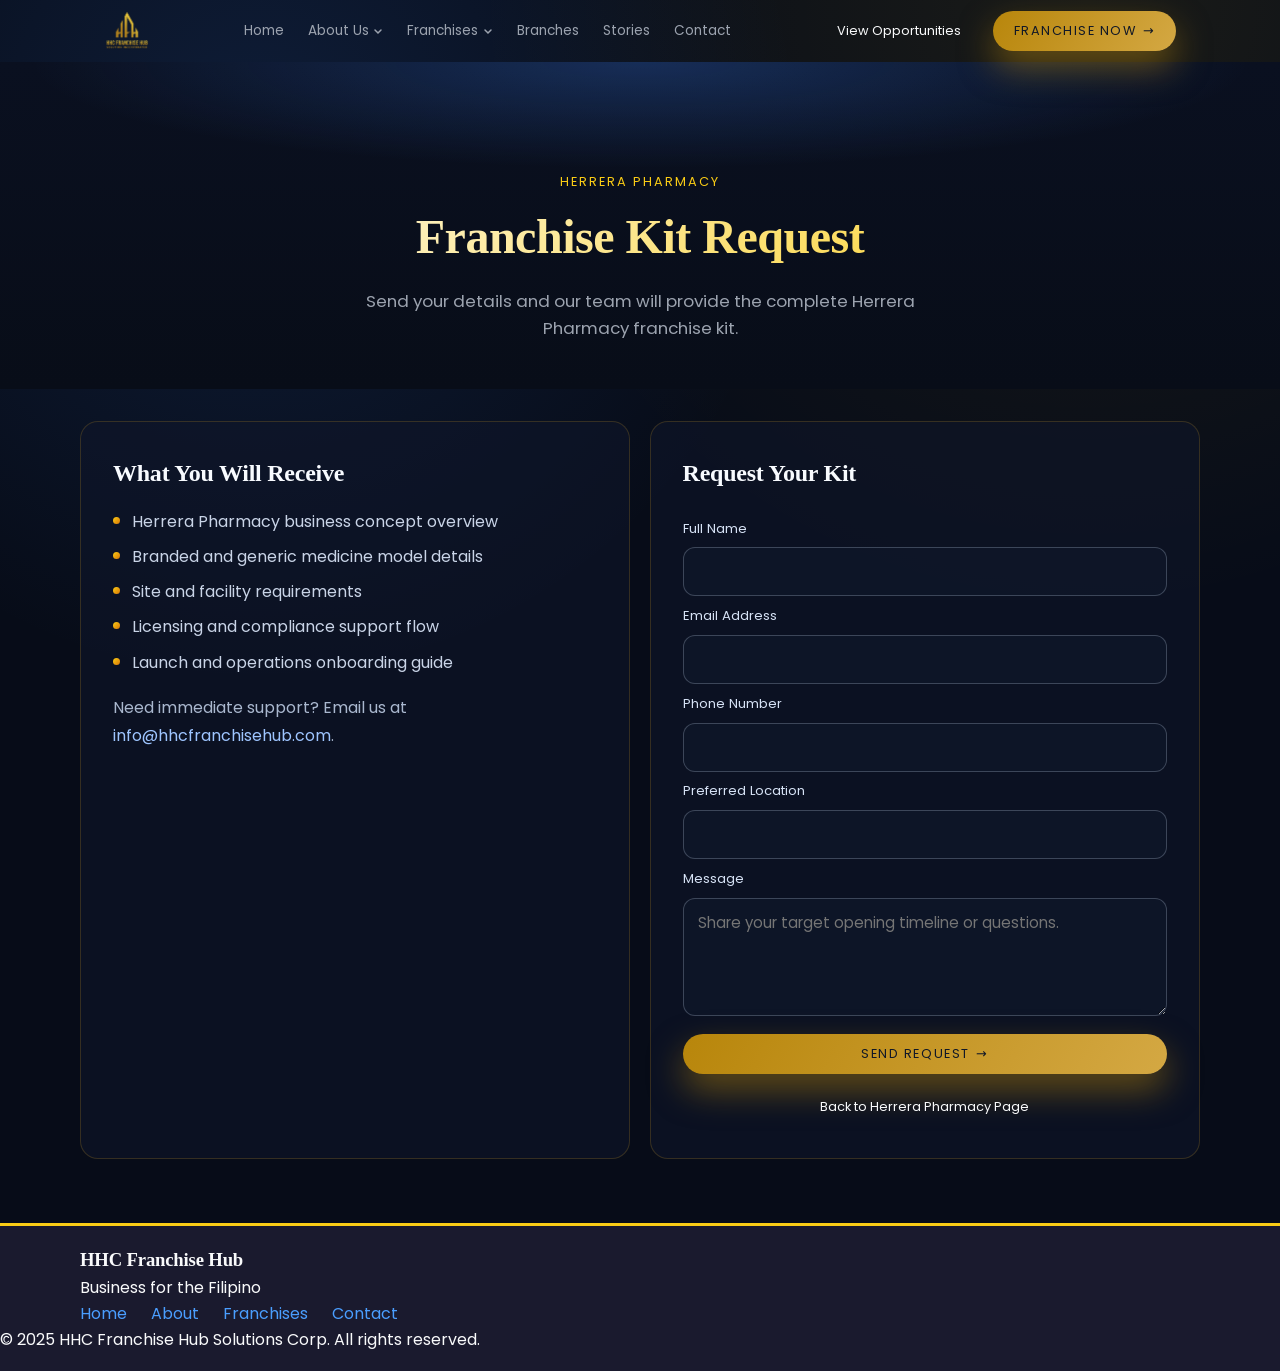
<file: herrera-franchise-kit.html>
<!DOCTYPE html>
<html lang="en">
<head>
  <meta charset="UTF-8" />
  <title>Herrera Pharmacy Franchise Kit - HHC Franchise Hub</title>
  <meta name="viewport" content="width=device-width, initial-scale=1.0" />
  <link href="https://fonts.googleapis.com/css2?family=Poppins:wght@300;400;500;600;700&display=swap" rel="stylesheet" />
  <link rel="stylesheet" href="styles.css" />
</head>
<body class="subpage kit-page">
  <header class="site-header">
    <div class="container nav">
      <a href="index.html" class="nav-brand">
        <img src="logo.png.png" alt="HHC Franchise Hub" class="nav-logo" />
      </a>
      <ul class="nav-links" id="navLinks">
        <li><a href="index.html" class="nav-link">Home</a></li>
        <li class="nav-dropdown">
          <a href="index.html#about" class="nav-link nav-dropdown-toggle">
            About Us
            <svg class="dropdown-arrow" width="10" height="10" viewBox="0 0 10 10" fill="none">
              <path d="M2 4L5 7L8 4" stroke="currentColor" stroke-width="1.5" stroke-linecap="round"/>
            </svg>
          </a>
          <ul class="nav-dropdown-menu">
            <li><a href="history.html" class="dropdown-link">History</a></li>
            <li><a href="founder.html" class="dropdown-link">Founder's Corner</a></li>
            <li><a href="seals.html" class="dropdown-link">Seals of Approval</a></li>
            <li><a href="awards.html" class="dropdown-link">Awards and Recognition</a></li>
          </ul>
        </li>
        <li class="nav-dropdown">
          <a href="index.html#franchises" class="nav-link nav-dropdown-toggle">
            Franchises
            <svg class="dropdown-arrow" width="10" height="10" viewBox="0 0 10 10" fill="none">
              <path d="M2 4L5 7L8 4" stroke="currentColor" stroke-width="1.5" stroke-linecap="round"/>
            </svg>
          </a>
          <ul class="nav-dropdown-menu">
            <li><a href="bigstop.html" class="dropdown-link">BIGSTOP</a></li>
            <li><a href="herrera-pharmacy.html" class="dropdown-link">Herrera Pharmacy</a></li>
            <li><a href="boss-siomai.html" class="dropdown-link">Boss Siomai</a></li>
            <li><a href="boss-chickn.html" class="dropdown-link">Boss Chickn</a></li>
            <li><a href="boss-fries.html" class="dropdown-link">Boss Fries</a></li>
            <li><a href="burger2go.html" class="dropdown-link">Burger2Go</a></li>
            <li><a href="noodle-king.html" class="dropdown-link">Noodle King</a></li>
          </ul>
        </li>
        <li><a href="branches.html" class="nav-link">Branches</a></li>
        <li><a href="index.html#stories" class="nav-link">Stories</a></li>
        <li><a href="index.html#contact" class="nav-link">Contact</a></li>
      </ul>
      <div class="nav-cta">
        <a href="index.html#franchises" class="btn-outline">View Opportunities</a>
        <a href="index.html#contact" class="btn-primary">Franchise Now <span>&rarr;</span></a>
      </div>
      <button class="nav-toggle" id="navToggle" aria-label="Toggle menu">
        <span></span><span></span><span></span>
      </button>
    </div>
  </header>

  <main>
    <section class="page-hero kit-hero">
      <div class="container">
        <p class="section-kicker">Herrera Pharmacy</p>
        <h1 class="page-hero-title">Franchise Kit Request</h1>
        <p class="page-hero-subtitle">Send your details and our team will provide the complete Herrera Pharmacy franchise kit.</p>
      </div>
    </section>

    <section class="section page-content">
      <div class="container kit-grid">
        <article class="content-card kit-info">
          <h2>What You Will Receive</h2>
          <ul class="kit-list">
            <li>Herrera Pharmacy business concept overview</li>
            <li>Branded and generic medicine model details</li>
            <li>Site and facility requirements</li>
            <li>Licensing and compliance support flow</li>
            <li>Launch and operations onboarding guide</li>
          </ul>
          <p class="kit-note">Need immediate support? Email us at <a href="mailto:info@hhcfranchisehub.com">info@hhcfranchisehub.com</a>.</p>
        </article>

        <form class="content-card kit-form" action="https://formspree.io/f/mjgevzpj" method="POST">
          <h2>Request Your Kit</h2>
          <input type="hidden" name="franchise_interest" value="Herrera Pharmacy" />

          <label for="kit-name">Full Name</label>
          <input id="kit-name" name="name" type="text" required />

          <label for="kit-email">Email Address</label>
          <input id="kit-email" name="email" type="email" required />

          <label for="kit-phone">Phone Number</label>
          <input id="kit-phone" name="phone" type="tel" required />

          <label for="kit-location">Preferred Location</label>
          <input id="kit-location" name="location" type="text" />

          <label for="kit-message">Message</label>
          <textarea id="kit-message" name="message" rows="4" placeholder="Share your target opening timeline or questions."></textarea>

          <button type="submit" class="btn-primary">Send Request <span>&rarr;</span></button>
          <a href="herrera-pharmacy.html" class="btn-outline kit-back-link">Back to Herrera Pharmacy Page</a>
        </form>
      </div>
    </section>
  </main>

  <footer class="site-footer">
    <div class="container footer-grid">
      <div class="footer-brand">
        <h3>HHC Franchise Hub</h3>
        <p>Business for the Filipino</p>
      </div>
      <div class="footer-links">
        <a href="index.html">Home</a>
        <a href="index.html#about">About</a>
        <a href="index.html#franchises">Franchises</a>
        <a href="index.html#contact">Contact</a>
      </div>
    </div>
    <div class="footer-bottom">
      <p>&copy; 2025 HHC Franchise Hub Solutions Corp. All rights reserved.</p>
    </div>
  </footer>

  <script src="script.js"></script>
</body>
</html>
</file>
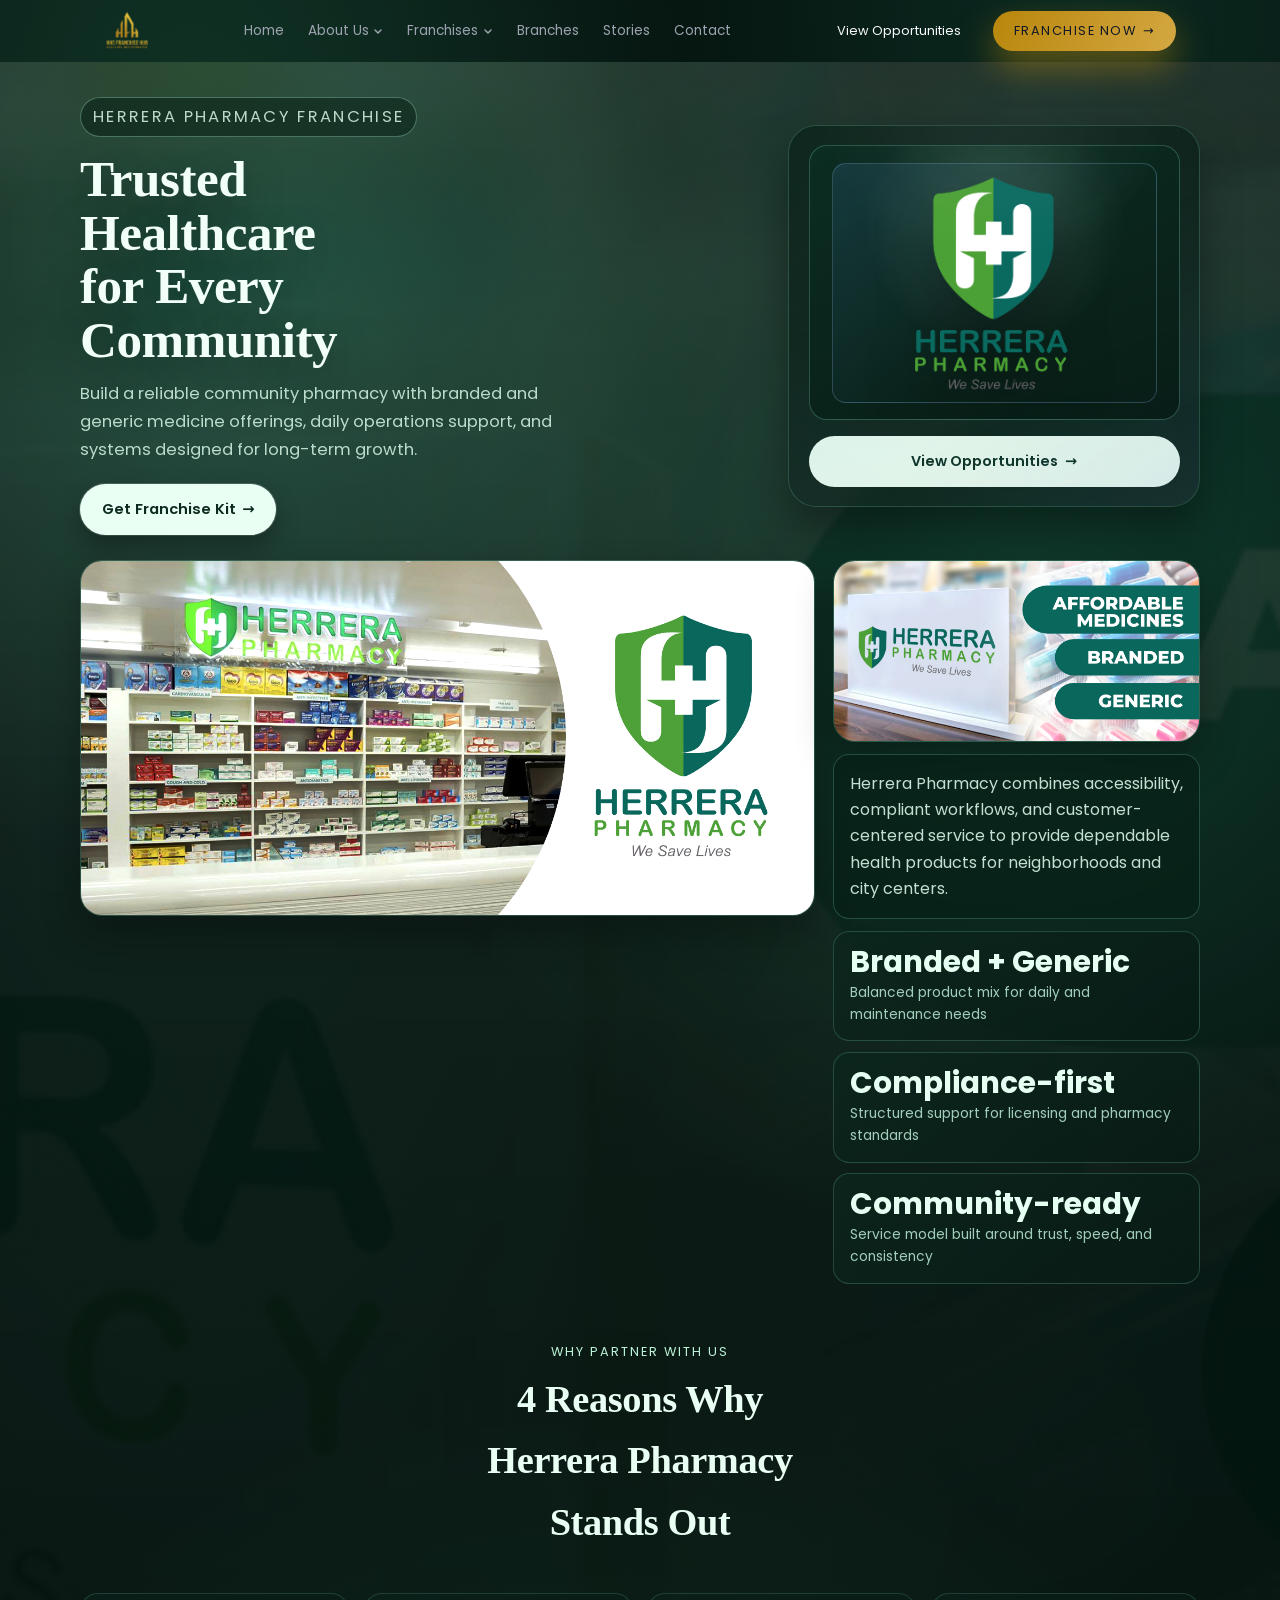
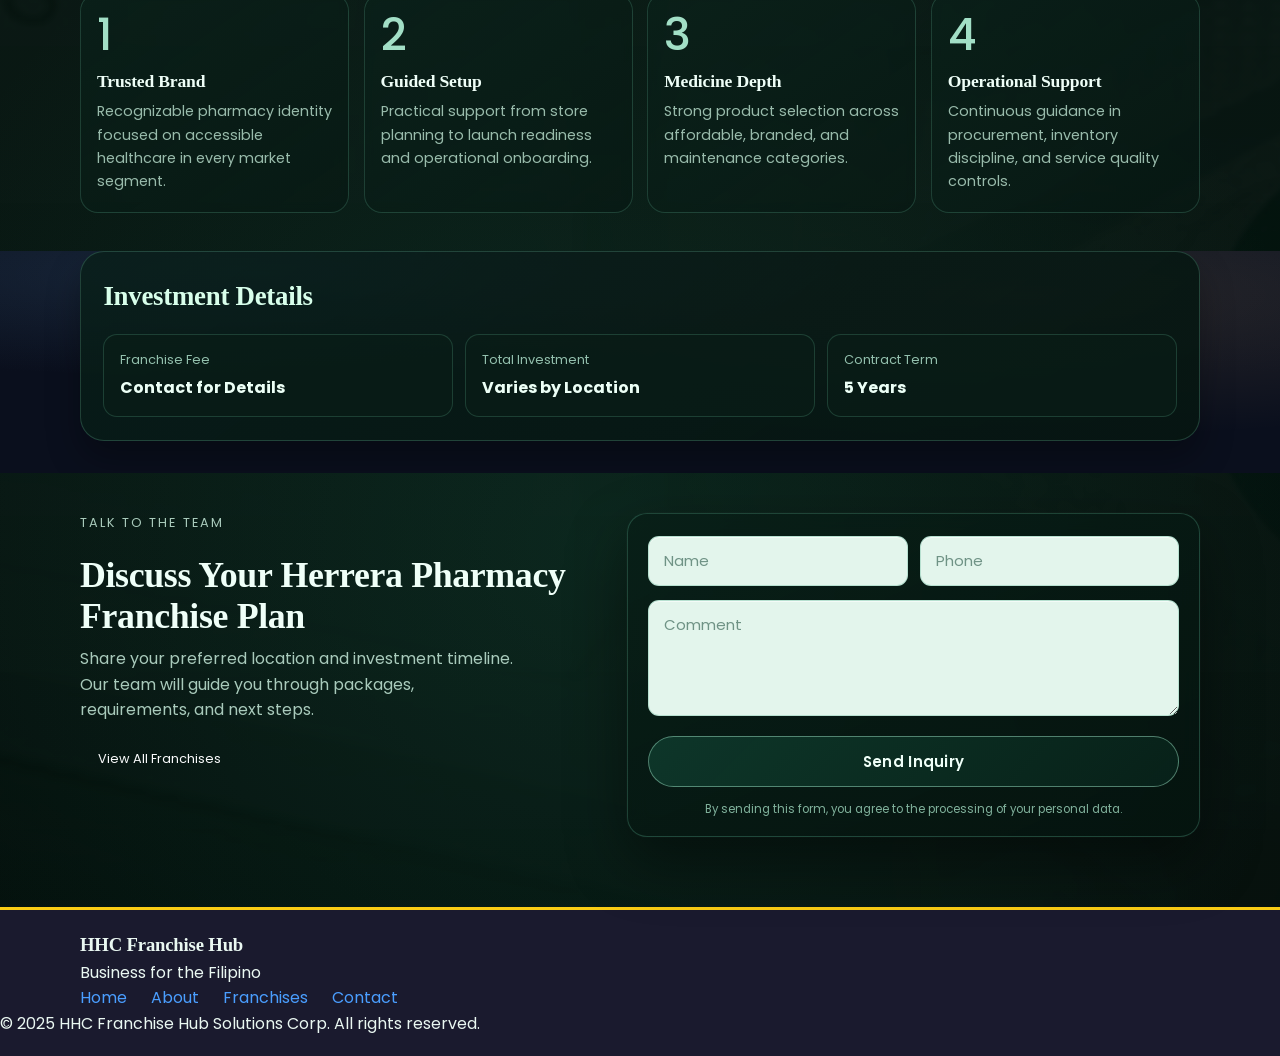
<file: herrera-pharmacy.html>
<!DOCTYPE html>
<html lang="en">
<head>
  <meta charset="UTF-8" />
  <title>Herrera Pharmacy - HHC Franchise Hub</title>
  <meta name="viewport" content="width=device-width, initial-scale=1.0" />
  <link href="https://fonts.googleapis.com/css2?family=Poppins:wght@300;400;500;600;700&display=swap" rel="stylesheet" />
  <link rel="stylesheet" href="styles.css" />
</head>
<body class="subpage bigstop-page pharmacy-page">
  <!-- NAVBAR -->
  <header class="site-header">
    <div class="container nav">
      <a href="index.html" class="nav-brand">
        <img src="logo.png.png" alt="HHC Franchise Hub" class="nav-logo" />
      </a>
      <ul class="nav-links" id="navLinks">
        <li><a href="index.html" class="nav-link">Home</a></li>
        <li class="nav-dropdown">
          <a href="index.html#about" class="nav-link nav-dropdown-toggle">
            About Us
            <svg class="dropdown-arrow" width="10" height="10" viewBox="0 0 10 10" fill="none">
              <path d="M2 4L5 7L8 4" stroke="currentColor" stroke-width="1.5" stroke-linecap="round"/>
            </svg>
          </a>
          <ul class="nav-dropdown-menu">
            <li><a href="history.html" class="dropdown-link">History</a></li>
            <li><a href="founder.html" class="dropdown-link">Founder's Corner</a></li>
            <li><a href="seals.html" class="dropdown-link">Seals of Approval</a></li>
            <li><a href="awards.html" class="dropdown-link">Awards and Recognition</a></li>
          </ul>
        </li>
        <li class="nav-dropdown">
          <a href="index.html#franchises" class="nav-link nav-dropdown-toggle">
            Franchises
            <svg class="dropdown-arrow" width="10" height="10" viewBox="0 0 10 10" fill="none">
              <path d="M2 4L5 7L8 4" stroke="currentColor" stroke-width="1.5" stroke-linecap="round"/>
            </svg>
          </a>
          <ul class="nav-dropdown-menu">
            <li><a href="bigstop.html" class="dropdown-link">BIGSTOP</a></li>
            <li><a href="herrera-pharmacy.html" class="dropdown-link">Herrera Pharmacy</a></li>
            <li><a href="boss-siomai.html" class="dropdown-link">Boss Siomai</a></li>
            <li><a href="boss-chickn.html" class="dropdown-link">Boss Chickn</a></li>
            <li><a href="boss-fries.html" class="dropdown-link">Boss Fries</a></li>
            <li><a href="burger2go.html" class="dropdown-link">Burger2Go</a></li>
            <li><a href="noodle-king.html" class="dropdown-link">Noodle King</a></li>
          </ul>
        </li>
        <li><a href="branches.html" class="nav-link">Branches</a></li>
        <li><a href="index.html#stories" class="nav-link">Stories</a></li>
        <li><a href="index.html#contact" class="nav-link">Contact</a></li>
      </ul>
      <div class="nav-cta">
        <a href="index.html#franchises" class="btn-outline">View Opportunities</a>
        <a href="index.html#contact" class="btn-primary">Franchise Now <span>&rarr;</span></a>
      </div>
      <button class="nav-toggle" id="navToggle" aria-label="Toggle menu">
        <span></span><span></span><span></span>
      </button>
    </div>
  </header>

  <main class="bigstop-layout">
    <section class="bigstop-showcase">
      <div class="container">
        <div class="bigstop-hero-grid">
          <div class="bigstop-hero-copy">
            <p class="bigstop-kicker">Herrera Pharmacy Franchise</p>
            <h1>Trusted Healthcare for Every Community</h1>
            <p>
              Build a reliable community pharmacy with branded and generic medicine offerings, daily operations support, and systems designed for long-term growth.
            </p>
            <a href="herrera-franchise-kit.html" class="bigstop-hero-button">
              Get Franchise Kit <span>&rarr;</span>
            </a>
          </div>
          <aside class="bigstop-hero-card" aria-label="Herrera Pharmacy featured visual">
            <div class="bigstop-hero-card-visual">
              <img src="Copy of hp final logo vertical.png" alt="Herrera Pharmacy branding visual" />
            </div>
            <a href="index.html#franchises" class="bigstop-card-button">
              View Opportunities <span>&rarr;</span>
            </a>
          </aside>
        </div>

        <div class="bigstop-proof-grid">
          <div class="bigstop-proof-media">
            <img src="herrera pharmacy Header.jpg" alt="Herrera Pharmacy branch and pharmacist operations" />
          </div>
          <div class="bigstop-proof-side">
            <div class="bigstop-proof-media bigstop-proof-media-mini">
              <img src="herrera pharmacy offer.jpg" alt="Herrera Pharmacy affordable medicine offerings" class="pharmacy-offer-right" />
            </div>
            <p>
              Herrera Pharmacy combines accessibility, compliant workflows, and customer-centered service to provide dependable health products for neighborhoods and city centers.
            </p>
            <div class="bigstop-stat-stack">
              <article class="bigstop-stat-card">
                <strong>Branded + Generic</strong>
                <span>Balanced product mix for daily and maintenance needs</span>
              </article>
              <article class="bigstop-stat-card">
                <strong>Compliance-first</strong>
                <span>Structured support for licensing and pharmacy standards</span>
              </article>
              <article class="bigstop-stat-card">
                <strong>Community-ready</strong>
                <span>Service model built around trust, speed, and consistency</span>
              </article>
            </div>
          </div>
        </div>
      </div>
    </section>

    <section class="bigstop-reasons section">
      <div class="container">
        <div class="section-header bigstop-section-header">
          <p class="section-kicker">Why Partner With Us</p>
          <h2 class="section-title">4 Reasons Why Herrera Pharmacy Stands Out</h2>
        </div>
        <div class="bigstop-reasons-grid">
          <article class="bigstop-reason-card">
            <span class="bigstop-reason-number">1</span>
            <h3>Trusted Brand</h3>
            <p>Recognizable pharmacy identity focused on accessible healthcare in every market segment.</p>
          </article>
          <article class="bigstop-reason-card">
            <span class="bigstop-reason-number">2</span>
            <h3>Guided Setup</h3>
            <p>Practical support from store planning to launch readiness and operational onboarding.</p>
          </article>
          <article class="bigstop-reason-card">
            <span class="bigstop-reason-number">3</span>
            <h3>Medicine Depth</h3>
            <p>Strong product selection across affordable, branded, and maintenance categories.</p>
          </article>
          <article class="bigstop-reason-card">
            <span class="bigstop-reason-number">4</span>
            <h3>Operational Support</h3>
            <p>Continuous guidance in procurement, inventory discipline, and service quality controls.</p>
          </article>
        </div>
      </div>
    </section>

    <section class="bigstop-invest section">
      <div class="container">
        <div class="bigstop-invest-card">
          <h2>Investment Details</h2>
          <div class="bigstop-invest-grid">
            <article>
              <span>Franchise Fee</span>
              <strong>Contact for Details</strong>
            </article>
            <article>
              <span>Total Investment</span>
              <strong>Varies by Location</strong>
            </article>
            <article>
              <span>Contract Term</span>
              <strong>5 Years</strong>
            </article>
          </div>
        </div>
      </div>
    </section>

    <section class="bigstop-contact section">
      <div class="container">
        <div class="bigstop-contact-grid">
          <div class="bigstop-contact-copy">
            <p class="section-kicker">Talk to the Team</p>
            <h2>Discuss Your Herrera Pharmacy Franchise Plan</h2>
            <p>Share your preferred location and investment timeline. Our team will guide you through packages, requirements, and next steps.</p>
            <a href="index.html#franchises" class="btn-outline">View All Franchises</a>
          </div>
          <form class="bigstop-form" action="index.html#contact" method="get">
            <label for="hp-name" class="sr-only">Name</label>
            <input id="hp-name" type="text" name="name" placeholder="Name" />
            <label for="hp-phone" class="sr-only">Phone</label>
            <input id="hp-phone" type="tel" name="phone" placeholder="Phone" />
            <label for="hp-message" class="sr-only">Comment</label>
            <textarea id="hp-message" name="message" rows="4" placeholder="Comment"></textarea>
            <button type="submit">Send Inquiry</button>
            <small>By sending this form, you agree to the processing of your personal data.</small>
          </form>
        </div>
      </div>
    </section>
  </main>

  <!-- FOOTER -->
  <footer class="site-footer">
    <div class="container footer-grid">
      <div class="footer-brand">
        <h3>HHC Franchise Hub</h3>
        <p>Business for the Filipino</p>
      </div>
      <div class="footer-links">
        <a href="index.html">Home</a>
        <a href="index.html#about">About</a>
        <a href="index.html#franchises">Franchises</a>
        <a href="index.html#contact">Contact</a>
      </div>
    </div>
    <div class="footer-bottom">
      <p>&copy; 2025 HHC Franchise Hub Solutions Corp. All rights reserved.</p>
    </div>
  </footer>

  <script src="script.js"></script>
</body>
</html>
</file>
<file: styles.css>
.nav-logo-cta {
  height: 48px;
  width: auto;
  margin: 0 1rem;
  vertical-align: middle;
}
:root {
  --bg: #0b1220;
  --bg-alt: #111827;
  --bg-soft: #020617;
  --primary: #dc2626;
  --primary-dark: #b91c1c;
  --accent: #facc15;
  --text: #f9fafb;
  --muted: #9ca3af;
  --border-subtle: rgba(148, 163, 184, 0.3);
  --radius-lg: 18px;
  --radius-pill: 999px;
  --shadow-soft: 0 20px 40px rgba(15, 23, 42, 0.7);
  --transition-fast: 0.2s ease;
  --transition-med: 0.3s ease;
  --nav-height: 62px;
  --font-serif: "Cormorant Garamond", Georgia, serif;
  --font-sans: "Outfit", "Poppins", system-ui, -apple-system, "Segoe UI", sans-serif;
  --gold-soft: #f6c453;
  --gold: #f1b93d;
  --gold-deep: #b8860b;
  --glass: rgba(13, 17, 28, 0.72);
  --glass-strong: rgba(18, 24, 40, 0.82);
  --panel-stroke: rgba(255, 255, 255, 0.06);
  --glow: 0 20px 60px rgba(240, 181, 58, 0.18);
}

* {
  margin: 0;
  padding: 0;
  box-sizing: border-box;
}

html {
  scroll-behavior: smooth;
}

body {
  font-family: var(--font-sans);
  background: radial-gradient(140% 120% at 15% 10%, rgba(71, 85, 105, 0.45), transparent 35%),
              radial-gradient(120% 140% at 85% 20%, rgba(190, 154, 68, 0.25), transparent 40%),
              radial-gradient(120% 160% at 50% 80%, rgba(12, 18, 35, 0.8), rgba(3, 6, 14, 0.95));
  color: var(--text);
  line-height: 1.6;
  min-height: 100vh;
  padding-top: var(--nav-height);
}

img {
  display: block;
  max-width: 100%;
}

a {
  color: inherit;
  text-decoration: none;
}

button {
  font: inherit;
  border: none;
  background: none;
  cursor: pointer;
}

.container {
  width: min(1120px, 100% - 2.5rem);
  margin-inline: auto;
}
.container-wide {
  width: min(1240px, 100% - 3.6rem);
  margin-inline: auto;
}

.section {
  padding-block: 4rem;
}

.section-header {
  text-align: center;
  margin-bottom: 2.5rem;
}

.section-kicker {
  font-size: 0.8rem;
  text-transform: uppercase;
  letter-spacing: 0.16em;
  color: var(--accent);
  margin-bottom: 0.4rem;
}

.section-title {
  font-size: clamp(1.9rem, 2.3vw + 1rem, 2.4rem);
  margin-bottom: 0.4rem;
  font-family: var(--font-serif);
  font-weight: 600;
  letter-spacing: -0.01em;
}

.section-subtitle {
  font-size: 0.95rem;
  color: var(--muted);
  max-width: 40rem;
  margin-inline: auto;
}

h1, h2, h3, h4 {
  font-family: var(--font-serif);
  letter-spacing: -0.01em;
}

/* --------------------
   NAVIGATION
--------------------- */
.site-header {
  position: fixed;
  top: 0;
  inset-inline: 0;
  z-index: 30;
  background: transparent;
  border-bottom: none;
  box-shadow: none;
}

.nav {
  height: var(--nav-height);
  display: flex;
  align-items: center;
  justify-content: space-between;
  gap: 1.5rem;
  max-width: 1200px;
  margin: 0 auto;
  padding: 0 24px;
}

.nav-brand {
  display: flex;
  align-items: center;
  gap: 0.6rem;
  flex-shrink: 0;
}

.nav-logo {
  height: 46px;
  width: auto;
  vertical-align: middle;
  margin-right: 0.35rem;
}

.nav-brand-text {
  display: flex;
  flex-direction: column;
  font-size: 0.85rem;
  text-transform: uppercase;
  letter-spacing: 0.14em;
  white-space: nowrap;
}

.nav-brand-text span:last-child {
  font-size: 0.7rem;
  color: var(--muted);
  letter-spacing: 0.2em;
}

.nav-links {
  list-style: none;
  display: flex;
  align-items: center;
  gap: 1.5rem;
  font-size: 0.85rem;
}

.nav-link {
  position: relative;
  color: var(--muted);
  padding-block: 0.25rem;
  transition: color var(--transition-fast);
  white-space: nowrap;
}

.nav-link::after {
  content: "";
  position: absolute;
  left: 0;
  bottom: -4px;
  width: 0;
  height: 2px;
  border-radius: 999px;
  background: linear-gradient(90deg, var(--primary), var(--accent));
  transition: width var(--transition-med);
}

.nav-link:hover {
  color: var(--text);
}

.nav-link:hover::after {
  width: 100%;
}

/* Dropdown Menu */
.nav-dropdown {
  position: relative;
}

.nav-dropdown-toggle {
  display: flex;
  align-items: center;
  gap: 0.3rem;
}

.dropdown-arrow {
  transition: transform var(--transition-fast);
}

.nav-dropdown:hover .dropdown-arrow {
  transform: rotate(180deg);
}

.nav-dropdown-menu {
  position: absolute;
  top: 100%;
  left: 0;
  min-width: 200px;
  padding: 0.5rem 0;
  background: linear-gradient(135deg, rgba(139, 90, 43, 0.95), rgba(101, 67, 33, 0.95));
  border: 1px solid rgba(218, 165, 32, 0.3);
  border-radius: var(--radius-md);
  box-shadow: 0 10px 40px rgba(0, 0, 0, 0.4);
  opacity: 0;
  visibility: hidden;
  transform: translateY(10px);
  transition: all var(--transition-fast);
  list-style: none;
  z-index: 100;
}

.nav-dropdown:hover .nav-dropdown-menu {
  opacity: 1;
  visibility: visible;
  transform: translateY(0);
}

.nav-dropdown-menu li {
  border-left: 3px solid transparent;
  transition: all var(--transition-fast);
}

.nav-dropdown-menu li:hover {
  border-left-color: var(--accent);
  background: rgba(255, 255, 255, 0.05);
}

.dropdown-link {
  display: block;
  padding: 0.6rem 1rem;
  color: rgba(255, 255, 255, 0.85);
  font-size: 0.85rem;
  transition: color var(--transition-fast);
}

.dropdown-link:hover {
  color: var(--accent);
}

.nav-cta {
  display: flex;
  align-items: center;
  gap: 0.9rem;
  flex-shrink: 0;
}

.btn-primary {
  display: inline-flex;
  align-items: center;
  justify-content: center;
  gap: 0.4rem;
  padding: 0.6rem 1.3rem;
  border-radius: var(--radius-pill);
  font-size: 0.8rem;
  text-transform: uppercase;
  letter-spacing: 0.12em;
  color: #111827;
  background-image: linear-gradient(120deg, #b8860b, #d4a843);
  box-shadow: 0 16px 34px rgba(184, 134, 11, 0.5);
  transition: transform var(--transition-fast), box-shadow var(--transition-fast), filter var(--transition-fast);
  white-space: nowrap;
}

.btn-primary:hover {
  transform: translateY(-1px);
  filter: brightness(1.08);
  box-shadow: 0 18px 38px rgba(184, 134, 11, 0.7);
}

.btn-outline {
  padding: 0.55rem 1.1rem;
  border-radius: var(--radius-pill);
  border: none !important;
  font-size: 0.8rem;
  color: var(--text);
  background: none !important;
  transition: background var(--transition-fast), border-color var(--transition-fast), transform var(--transition-fast);
  white-space: nowrap;
}

.btn-outline:hover {
  background: none !important;
  border: none !important;
  transform: translateY(-1px);
}

.nav-toggle {
  display: none;
  width: 40px;
  height: 40px;
  border-radius: 999px;
  border: 1px solid var(--border-subtle);
  align-items: center;
  justify-content: center;
  flex-direction: column;
  gap: 4px;
  background: rgba(15, 23, 42, 0.8);
}

.nav-toggle span {
  width: 18px;
  height: 2px;
  border-radius: 999px;
  background: var(--text);
  transition: transform var(--transition-fast), opacity var(--transition-fast), width var(--transition-fast);
}

.nav-toggle.open span:nth-child(1) {
  transform: translateY(4px) rotate(45deg);
  width: 20px;
}

.nav-toggle.open span:nth-child(2) {
  transform: translateY(-4px) rotate(-45deg);
  width: 20px;
}

/* --------------------
   HERO SLIDER
--------------------- */
.hero-slider-wrapper {
  position: absolute;
  top: 0;
  left: 0;
  width: 100%;
  height: 100%;
  overflow: hidden;
  z-index: 0;
}

.hero-slider {
  position: relative;
  width: 100%;
  height: 100%;
}

.hero-slide {
  position: absolute;
  top: 0;
  left: 0;
  width: 100%;
  height: 100%;
  opacity: 0;
  visibility: hidden;
  background-size: cover;
  background-position: top center;
  transform: scale(1);
  transition: opacity 1.2s cubic-bezier(0.4, 0, 0.2, 1), 
              visibility 1.2s cubic-bezier(0.4, 0, 0.2, 1),
              transform 8s ease-out;
}

.hero-slide.active {
  opacity: 1;
  visibility: visible;
  transform: scale(1.08);
}

.hero-slide.prev {
  opacity: 0;
  visibility: visible;
  transform: scale(1.15);
}

.hero-slide::before {
  content: '';
  position: absolute;
  inset: 0;
  background: linear-gradient(135deg, rgba(185, 28, 28, 0.3) 0%, transparent 50%),
              linear-gradient(to bottom, rgba(2, 6, 23, 0.5) 0%, rgba(2, 6, 23, 0.8) 100%);
  z-index: 1;
}

.hero-slide::after {
  content: '';
  position: absolute;
  inset: 0;
  background: radial-gradient(ellipse at 30% 20%, rgba(250, 204, 21, 0.15) 0%, transparent 50%);
  z-index: 2;
  opacity: 0;
  transition: opacity 1s ease;
}

.hero-slide.active::after {
  opacity: 1;
}

.hero-slide:nth-child(1) {
  background-image: url('hero1.jpg.png');
  opacity: 1 !important;
  visibility: visible !important;
  transform: scale(1.08);
}

.hero-slide:nth-child(1).prev {
  opacity: 0 !important;
  transform: scale(1.15);
}

.hero-slide:nth-child(2) {
  background-image: url('cover 1.png');
}

.hero-slide:nth-child(3) {
  background-image: url('cover 4.png');
}

.hero-slide:nth-child(4) {
  background-image: url('cover 5.png');
}

.hero-slide:nth-child(5) {
  background-image: url('BOD.png');
}

/* Progress Bar */
.slider-progress {
  position: absolute;
  bottom: 0;
  left: 0;
  width: 100%;
  height: 4px;
  background: rgba(255, 255, 255, 0.1);
  z-index: 10;
  overflow: hidden;
}

.slider-progress-bar {
  height: 100%;
  width: 0%;
  background: linear-gradient(90deg, var(--primary), var(--accent));
  transition: width 0.1s linear;
  box-shadow: 0 0 10px var(--accent);
}

.slider-progress-bar.running {
  animation: progressBar 6s linear forwards;
}

@keyframes progressBar {
  0% { width: 0%; }
  100% { width: 100%; }
}

/* Dots Navigation */
.slider-dots {
  position: absolute;
  bottom: 2.5rem;
  left: 50%;
  transform: translateX(-50%);
  display: flex;
  gap: 1rem;
  z-index: 5;
}

.slider-dot {
  width: 14px;
  height: 14px;
  border-radius: 50%;
  background: transparent;
  border: 2px solid rgba(255, 255, 255, 0.5);
  cursor: pointer;
  transition: all 0.4s cubic-bezier(0.4, 0, 0.2, 1);
  position: relative;
  overflow: hidden;
}

.slider-dot::before {
  content: '';
  position: absolute;
  inset: 2px;
  border-radius: 50%;
  background: var(--accent);
  transform: scale(0);
  transition: transform 0.4s cubic-bezier(0.4, 0, 0.2, 1);
}

.slider-dot.active {
  border-color: var(--accent);
  transform: scale(1.2);
  box-shadow: 0 0 20px rgba(250, 204, 21, 0.5);
}

.slider-dot.active::before {
  transform: scale(1);
}

.slider-dot:hover {
  border-color: rgba(255, 255, 255, 0.9);
  transform: scale(1.1);
}

/* Slide Counter */
.slide-counter {
  position: absolute;
  bottom: 2.5rem;
  right: 2rem;
  font-size: 0.9rem;
  color: rgba(255, 255, 255, 0.7);
  z-index: 5;
  font-weight: 500;
  letter-spacing: 0.1em;
}

.slide-counter .current {
  font-size: 1.4rem;
  color: var(--accent);
  font-weight: 700;
}

.slide-counter .total {
  color: rgba(255, 255, 255, 0.4);
}

/* --------------------
   HERO
--------------------- */
.hero {
  position: relative;
  padding-top: 0;
  padding-bottom: 0;
  min-height: 100vh;
  display: flex;
  align-items: center;
  margin-top: calc(-1 * var(--nav-height));
}

.hero-grid {
  position: relative;
  z-index: 2;
  display: flex;
  flex-direction: column;
  align-items: center;
  justify-content: center;
  padding-top: calc(var(--nav-height) + 2rem);
  padding-bottom: 6rem;
  text-align: center;
  max-width: 800px;
  margin: 0 auto;
  min-height: 100vh;
}

.hero-content {
  opacity: 1;
  transform: translateY(0);
}

.hero-title {
  font-size: clamp(2.5rem, 4vw + 1rem, 4rem);
  font-weight: 400;
  letter-spacing: 0.08em;
  margin-bottom: 1.5rem;
  line-height: 1.1;
  text-transform: uppercase;
}

.hero-title span {
  font-weight: 700;
}

.hero-text {
  color: var(--text);
  font-size: 1rem;
  max-width: 38rem;
  margin-bottom: 1rem;
  line-height: 1.7;
  text-align: center;
  margin-left: auto;
  margin-right: auto;
}

.hero-text-bold {
  font-weight: 600;
  margin-bottom: 1rem;
  text-align: center;
}

.hero-text-thanks {
  color: var(--text);
  font-size: 1rem;
  margin-bottom: 2rem;
  text-align: center;
}

.hero-actions {
  display: flex;
  flex-direction: column;
  align-items: center;
  gap: 1rem;
}

.btn-gold {
  display: inline-flex;
  align-items: center;
  justify-content: center;
  padding: 0.9rem 2.5rem;
  border-radius: var(--radius-pill);
  font-size: 0.9rem;
  font-weight: 600;
  color: #fff;
  background: linear-gradient(135deg, #b8860b, #d4a843, #b8860b);
  box-shadow: 0 8px 30px rgba(184, 134, 11, 0.4);
  transition: transform var(--transition-fast), box-shadow var(--transition-fast), filter var(--transition-fast);
  text-transform: none;
  letter-spacing: 0.02em;
}

.btn-gold:hover {
  transform: translateY(-2px);
  filter: brightness(1.1);
  box-shadow: 0 12px 40px rgba(184, 134, 11, 0.6);
}

.hero-link {
  color: var(--text);
  font-size: 0.95rem;
  text-decoration: underline;
  text-underline-offset: 4px;
  transition: color var(--transition-fast);
}

.hero-link:hover {
  color: var(--accent);
}

/* --------------------
   AWARDS
--------------------- */
#about {
  background: 
    radial-gradient(ellipse 80% 50% at 50% 0%, rgba(180, 134, 11, 0.25) 0%, transparent 50%),
    radial-gradient(ellipse 60% 40% at 20% 20%, rgba(218, 165, 32, 0.15) 0%, transparent 40%),
    radial-gradient(ellipse 60% 40% at 80% 20%, rgba(218, 165, 32, 0.15) 0%, transparent 40%),
    radial-gradient(ellipse 100% 80% at 50% 100%, rgba(139, 90, 43, 0.2) 0%, transparent 50%),
    linear-gradient(180deg, #0a0a0a 0%, #1a1207 30%, #0d0d0d 100%);
  position: relative;
  overflow: hidden;
  perspective: 1200px;
}

#about .container {
  position: relative;
  z-index: 2;
}

#about::before {
  content: '';
  position: absolute;
  inset: 0;
  background: 
    radial-gradient(circle at 10% 10%, rgba(255, 215, 0, 0.03) 0%, transparent 20%),
    radial-gradient(circle at 90% 15%, rgba(255, 215, 0, 0.03) 0%, transparent 20%),
    radial-gradient(circle at 30% 80%, rgba(255, 215, 0, 0.02) 0%, transparent 15%),
    radial-gradient(circle at 70% 85%, rgba(255, 215, 0, 0.02) 0%, transparent 15%),
    radial-gradient(circle at 50% 50%, rgba(255, 215, 0, 0.04) 0%, transparent 30%);
  pointer-events: none;
  animation: shimmer 8s ease-in-out infinite alternate;
}

@keyframes shimmer {
  0% { opacity: 0.6; }
  100% { opacity: 1; }
}

#about::after {
  content: '';
  position: absolute;
  top: 0;
  left: 50%;
  transform: translateX(-50%);
  width: 120%;
  height: 200px;
  background: radial-gradient(ellipse at 50% 0%, rgba(255, 200, 100, 0.12) 0%, transparent 70%);
  pointer-events: none;
}

#about .section-header {
  transform: translateZ(40px);
  transform-style: preserve-3d;
}

#about .section-title {
  text-shadow: 
    0 2px 4px rgba(0, 0, 0, 0.3),
    0 4px 8px rgba(0, 0, 0, 0.2),
    0 0 40px rgba(218, 165, 32, 0.3);
}

.award-banner {
  margin-top: 2rem;
  border-radius: var(--radius-lg);
  overflow: visible;
  position: relative;
  z-index: 1;
  transform: perspective(1000px) rotateX(2deg) translateZ(0);
  transform-style: preserve-3d;
  transition: transform 0.5s ease;
}

.award-banner:hover {
  transform: perspective(1000px) rotateX(0deg) translateZ(20px);
}

.award-banner::before {
  content: '';
  position: absolute;
  inset: -2px;
  border-radius: var(--radius-lg);
  background: linear-gradient(135deg, 
    rgba(255, 215, 0, 0.6) 0%, 
    rgba(218, 165, 32, 0.3) 25%,
    rgba(139, 90, 43, 0.3) 50%,
    rgba(218, 165, 32, 0.3) 75%,
    rgba(255, 215, 0, 0.6) 100%);
  z-index: -1;
  animation: borderGlow 3s ease-in-out infinite;
}

@keyframes borderGlow {
  0%, 100% { opacity: 0.7; }
  50% { opacity: 1; }
}

.award-banner::after {
  content: '';
  position: absolute;
  bottom: -60px;
  left: 10%;
  right: 10%;
  height: 60px;
  background: radial-gradient(ellipse at 50% 0%, rgba(0, 0, 0, 0.5) 0%, transparent 70%);
  filter: blur(20px);
  transform: rotateX(90deg);
  transform-origin: top;
  z-index: -2;
}

.award-banner-img {
  width: 100%;
  height: auto;
  display: block;
  border-radius: var(--radius-lg);
  box-shadow: 
    0 25px 50px rgba(0, 0, 0, 0.6),
    0 0 100px rgba(218, 165, 32, 0.2),
    inset 0 0 0 1px rgba(255, 215, 0, 0.1);
}

/* About Tabs */
.about-tabs {
  display: flex;
  flex-wrap: wrap;
  justify-content: center;
  gap: 0.5rem;
  margin-bottom: 2rem;
}

.about-tab-btn {
  padding: 0.6rem 1.4rem;
  border-radius: var(--radius-pill);
  border: 1px solid rgba(218, 165, 32, 0.3);
  font-size: 0.85rem;
  color: var(--muted);
  background: rgba(15, 23, 42, 0.8);
  cursor: pointer;
  transition: all var(--transition-fast);
}

.about-tab-btn:hover {
  border-color: rgba(218, 165, 32, 0.5);
  color: var(--text);
}

.about-tab-btn.active {
  background: linear-gradient(135deg, rgba(218, 165, 32, 0.3), rgba(180, 134, 11, 0.2));
  border-color: rgba(218, 165, 32, 0.6);
  color: var(--accent);
  box-shadow: 0 0 20px rgba(218, 165, 32, 0.2);
}

/* About Panels */
.about-content {
  position: relative;
  min-height: 300px;
}

.about-panel {
  display: none;
  animation: fadeInPanel 0.4s ease;
}

.about-panel.active {
  display: block;
}

@keyframes fadeInPanel {
  from { opacity: 0; transform: translateY(10px); }
  to { opacity: 1; transform: translateY(0); }
}

.about-panel-inner {
  background: rgba(15, 23, 42, 0.6);
  border: 1px solid rgba(218, 165, 32, 0.2);
  border-radius: var(--radius-lg);
  padding: 2rem;
  backdrop-filter: blur(10px);
}

.about-panel-title {
  font-size: 1.5rem;
  margin-bottom: 1rem;
  background: linear-gradient(135deg, #fff, var(--accent));
  -webkit-background-clip: text;
  -webkit-text-fill-color: transparent;
  background-clip: text;
}

.about-panel-text {
  color: var(--muted);
  font-size: 0.95rem;
  line-height: 1.7;
  margin-bottom: 1rem;
}

.about-panel-text:last-child {
  margin-bottom: 0;
}

.founder-content {
  padding-left: 1.5rem;
  border-left: 3px solid var(--accent);
}

.founder-signature {
  font-style: italic;
  color: var(--accent);
  margin-top: 1.5rem;
}

/* Seals Grid */
.seals-grid {
  display: grid;
  grid-template-columns: repeat(auto-fit, minmax(140px, 1fr));
  gap: 1rem;
  margin-top: 1.5rem;
}

.seal-item {
  display: flex;
  flex-direction: column;
  align-items: center;
  gap: 0.5rem;
  padding: 1.2rem;
  background: rgba(218, 165, 32, 0.08);
  border: 1px solid rgba(218, 165, 32, 0.2);
  border-radius: var(--radius-md);
  transition: all var(--transition-fast);
}

.seal-item:hover {
  background: rgba(218, 165, 32, 0.15);
  border-color: rgba(218, 165, 32, 0.4);
  transform: translateY(-2px);
}

.seal-icon {
  width: 40px;
  height: 40px;
  border-radius: 50%;
  background: linear-gradient(135deg, var(--accent), #b8860b);
  display: flex;
  align-items: center;
  justify-content: center;
  font-size: 1.2rem;
  color: #111;
  font-weight: bold;
}

.seal-item span {
  font-size: 0.8rem;
  color: var(--text);
  text-align: center;
}

/* Award banner inside panel */
.about-panel .award-banner {
  margin-top: 1.5rem;
}

/* --------------------
   FRANCHISE SECTION
--------------------- */
.franchise-intro {
  max-width: 46rem;
  margin-inline: auto;
  text-align: center;
  font-size: 0.94rem;
  color: var(--muted);
}

.franchise-tabs {
  display: flex;
  flex-wrap: wrap;
  justify-content: center;
  gap: 0.6rem;
  margin-top: 1.8rem;
  margin-bottom: 1.6rem;
}

.tab-btn {
  padding: 0.45rem 1.15rem;
  border-radius: var(--radius-pill);
  border: 1px solid var(--border-subtle);
  font-size: 0.82rem;
  color: var(--muted);
  background: rgba(15, 23, 42, 0.85);
  transition: background var(--transition-fast), color var(--transition-fast), border-color var(--transition-fast), transform var(--transition-fast);
}

.tab-btn.active {
  background: linear-gradient(120deg, var(--primary), var(--primary-dark));
  color: #fefce8;
  border-color: transparent;
  transform: translateY(-1px);
}

.franchise-grid {
  display: grid;
  gap: 1.4rem;
}

.franchise-card {
  display: grid;
  grid-template-columns: minmax(0, 1.1fr) minmax(0, 1.4fr);
  gap: 1.1rem;
  border-radius: var(--radius-lg);
  background: var(--bg-alt);
  border: 1px solid var(--border-subtle);
  overflow: hidden;
  box-shadow: 0 18px 40px rgba(15, 23, 42, 0.75);
}

.franchise-img {
  min-height: 160px;
  background-size: cover;
  background-position: center;
  background-image: linear-gradient(135deg, #f97316, #dc2626);
}

.franchise-content {
  padding: 1.2rem 1.3rem 1.1rem;
}

.franchise-tag {
  font-size: 0.74rem;
  text-transform: uppercase;
  letter-spacing: 0.14em;
  color: var(--accent);
  margin-bottom: 0.2rem;
}

.franchise-title {
  font-size: 1.05rem;
  margin-bottom: 0.35rem;
}

.franchise-text {
  font-size: 0.86rem;
  color: var(--muted);
  margin-bottom: 0.7rem;
}

.franchise-meta {
  display: flex;
  flex-wrap: wrap;
  align-items: center;
  justify-content: space-between;
  gap: 0.8rem;
  font-size: 0.8rem;
  color: var(--muted);
}

.franchise-meta span strong {
  color: var(--text);
}

.link-pill {
  display: inline-flex;
  align-items: center;
  gap: 0.3rem;
  padding: 0.35rem 0.75rem;
  border-radius: 999px;
  border: 1px solid rgba(248, 250, 252, 0.35);
  background: rgba(15, 23, 42, 0.9);
  font-size: 0.78rem;
  transition: border-color var(--transition-fast), background var(--transition-fast), transform var(--transition-fast);
}

.link-pill:hover {
  border-color: rgba(248, 250, 252, 0.7);
  background: rgba(15, 23, 42, 1);
  transform: translateY(-1px);
}

/* Franchise Section - New Carousel Design */
.franchise-section {
  position: relative;
  background: linear-gradient(135deg, #f5f5f5 0%, #e8e8e8 100%);
  overflow: hidden;
}

.franchise-bg-pattern {
  position: absolute;
  top: 0;
  left: 0;
  right: 0;
  bottom: 0;
  background-image: url('data:image/svg+xml,<svg xmlns="http://www.w3.org/2000/svg" viewBox="0 0 100 100"><rect fill="%23ddd" opacity="0.3" x="10" y="20" width="8" height="60"/><rect fill="%23ccc" opacity="0.3" x="22" y="30" width="8" height="50"/><rect fill="%23ddd" opacity="0.3" x="34" y="15" width="8" height="65"/><rect fill="%23ccc" opacity="0.3" x="46" y="25" width="8" height="55"/><rect fill="%23ddd" opacity="0.3" x="58" y="10" width="8" height="70"/><rect fill="%23ccc" opacity="0.3" x="70" y="35" width="8" height="45"/><rect fill="%23ddd" opacity="0.3" x="82" y="20" width="8" height="60"/></svg>');
  background-size: 200px;
  opacity: 0.5;
  pointer-events: none;
}

.franchise-section .section-header {
  position: relative;
  z-index: 1;
}

.franchise-section .section-kicker,
.franchise-section .section-title {
  color: #1a1a2e;
}

.franchise-section .franchise-intro {
  color: #444;
}

.franchise-tabs-underline {
  display: flex;
  justify-content: center;
  gap: 3rem;
  margin-top: 2rem;
  margin-bottom: 2.5rem;
  position: relative;
  z-index: 1;
}

.tab-btn-underline {
  background: none;
  border: none;
  font-size: 1rem;
  font-weight: 500;
  color: #666;
  padding: 0.5rem 0;
  cursor: pointer;
  position: relative;
  transition: color 0.3s ease;
  text-transform: uppercase;
  letter-spacing: 0.05em;
}

.tab-btn-underline::after {
  content: '';
  position: absolute;
  bottom: 0;
  left: 0;
  width: 0;
  height: 2px;
  background: #1a1a2e;
  transition: width 0.3s ease;
}

.tab-btn-underline:hover {
  color: #1a1a2e;
}

.tab-btn-underline.active {
  color: #1a1a2e;
}

.tab-btn-underline.active::after {
  width: 100%;
}

.franchise-carousel-wrapper {
  display: flex;
  align-items: center;
  justify-content: center;
  gap: 1.5rem;
  position: relative;
  z-index: 1;
  padding: 1rem 0;
}

.carousel-arrow {
  background: transparent;
  border: none;
  color: #333;
  cursor: pointer;
  padding: 1rem;
  transition: transform 0.3s ease, color 0.3s ease;
  flex-shrink: 0;
}

.carousel-arrow:hover {
  transform: scale(1.2);
  color: #c9a227;
}

.carousel-arrow svg {
  width: 32px;
  height: 32px;
}

.franchise-carousel {
  display: flex;
  overflow: hidden;
  max-width: 1140px;
  width: 100%;
}

.franchise-carousel-track {
  display: flex;
  gap: 1.25rem;
  transition: transform 0.5s ease;
  padding: 1rem 0;
}

.franchise-carousel-card {
  flex: 0 0 320px;
  min-height: 500px;
  padding: 2.2rem 1.7rem 1.9rem;
  border-radius: 14px;
  display: flex;
  flex-direction: column;
  align-items: center;
  text-align: center;
  box-shadow: 0 10px 34px rgba(0, 0, 0, 0.2);
  transition: transform 0.3s ease, box-shadow 0.3s ease, filter 0.3s ease;
}

.franchise-carousel-card:hover {
  transform: translateY(-6px);
  box-shadow: 0 16px 48px rgba(0, 0, 0, 0.24);
  filter: saturate(1.05);
}

.card-gold {
  background: linear-gradient(180deg, #c9a227 0%, #b8941f 50%, #a78517 100%);
  color: #1a1a1a;
}

.card-maroon {
  background: linear-gradient(180deg, #722f37 0%, #5c262d 50%, #4a1f24 100%);
  color: #fff;
}

.bigstop-section {
  background: linear-gradient(180deg, rgba(8, 10, 18, 0.85) 0%, rgba(12, 16, 28, 0.95) 100%);
}

.bigstop-grid {
  display: grid;
  grid-template-columns: repeat(auto-fit, minmax(260px, 1fr));
  gap: 1.2rem;
  margin-top: 1.5rem;
}

.bigstop-card {
  border-radius: 12px;
  padding: 1.6rem 1.4rem;
  box-shadow: 0 14px 34px rgba(0, 0, 0, 0.28);
  border: 1px solid rgba(255, 255, 255, 0.06);
}

.bigstop-card h3 {
  font-size: 1.1rem;
  letter-spacing: 0.08em;
  text-transform: uppercase;
  margin-bottom: 0.9rem;
}

.bigstop-card p {
  color: #f8fafc;
  line-height: 1.6;
  margin-bottom: 1.1rem;
  font-size: 0.95rem;
}

.bigstop-link {
  display: inline-flex;
  align-items: center;
  gap: 0.35rem;
  font-weight: 700;
  letter-spacing: 0.03em;
  color: #f6c453;
}

.bigstop-link:hover {
  color: #ffe08a;
}
.card-teal {
  background: linear-gradient(180deg, #0d9488 0%, #0f766e 50%, #115e59 100%);
  color: #fff;
}

.card-purple {
  background: linear-gradient(180deg, #7c3aed 0%, #6d28d9 50%, #5b21b6 100%);
  color: #fff;
}

/* Food lane cards: logo-driven palettes */
.franchise-carousel-track[data-category="food"] .franchise-carousel-card {
  background: var(--food-card-bg, linear-gradient(180deg, #c9a227 0%, #b8941f 50%, #a78517 100%));
  color: var(--food-card-text, #1a1a1a);
  border: 1px solid var(--food-card-border, rgba(0, 0, 0, 0.08));
}

.franchise-carousel-track[data-category="food"] .carousel-card-title-fallback,
.franchise-carousel-track[data-category="food"] .carousel-card-text,
.franchise-carousel-track[data-category="food"] .carousel-card-link {
  color: var(--food-card-text, #1a1a1a);
}

.carousel-card-logo {
  margin-bottom: 1.8rem;
  min-height: 96px;
  display: flex;
  align-items: center;
  justify-content: center;
}

.carousel-card-logo img {
  max-width: 240px;
  max-height: 96px;
  object-fit: contain;
}

.carousel-card-logo-herrera {
  min-height: 150px;
}

.carousel-card-logo-herrera img {
  max-width: 230px;
  max-height: 150px;
}

.carousel-card-title-fallback {
  font-size: 1.5rem;
  font-weight: 700;
  text-transform: uppercase;
  letter-spacing: 0.05em;
}

.card-gold .carousel-card-title-fallback {
  color: #1a1a1a;
}

.card-maroon .carousel-card-title-fallback,
.card-teal .carousel-card-title-fallback,
.card-purple .carousel-card-title-fallback {
  color: #fff;
}

.carousel-card-text {
  font-size: 1rem;
  line-height: 1.7;
  flex-grow: 1;
  margin-bottom: 2rem;
}

.card-gold .carousel-card-text {
  color: #333;
}

.card-maroon .carousel-card-text,
.card-teal .carousel-card-text,
.card-purple .carousel-card-text {
  color: rgba(255, 255, 255, 0.9);
}

.carousel-card-link {
  font-weight: 700;
  font-size: 1.05rem;
  transition: opacity 0.3s ease;
}

.card-gold .carousel-card-link {
  color: #1a1a1a;
}

.card-maroon .carousel-card-link,
.card-teal .carousel-card-link,
.card-purple .carousel-card-link {
  color: #fff;
}

.carousel-card-link:hover {
  opacity: 0.7;
}

.card-boss-siomai {
  --food-card-bg: linear-gradient(165deg, #0d3f99 0%, #1f60bf 55%, #e02b36 100%);
  --food-card-text: #f8fbff;
  --food-card-border: rgba(255, 255, 255, 0.2);
}

.card-boss-chickn {
  --food-card-bg: linear-gradient(165deg, #b90f16 0%, #e22a1f 58%, #f2b22d 100%);
  --food-card-text: #fffaf0;
  --food-card-border: rgba(255, 228, 153, 0.34);
}

.card-noodle-king {
  --food-card-bg: linear-gradient(165deg, #2a0f12 0%, #8a1217 54%, #f3aa26 100%);
  --food-card-text: #fff4e8;
  --food-card-border: rgba(255, 205, 120, 0.35);
}

.card-burger-2go {
  --food-card-bg: linear-gradient(165deg, #6a1c20 0%, #c7471f 52%, #f29d1f 100%);
  --food-card-text: #fff8ee;
  --food-card-border: rgba(255, 214, 162, 0.33);
}

.card-boss-fries {
  --food-card-bg: linear-gradient(165deg, #efc12e 0%, #d59d1c 52%, #b47613 100%);
  --food-card-text: #1f1307;
  --food-card-border: rgba(67, 36, 3, 0.22);
}

/* --------------------
   STATS
--------------------- */
.stats-strip {
  margin-top: 2.5rem;
  border-radius: var(--radius-lg);
  background: linear-gradient(120deg, #111827, #7f1d1d);
  padding: 1.4rem 1.5rem;
  display: grid;
  grid-template-columns: repeat(3, minmax(0, 1fr));
  gap: 1.3rem;
}

.stat-item {
  border-right: 1px solid rgba(248, 250, 252, 0.15);
  padding-right: 1rem;
}

.stat-item:last-child {
  border-right: none;
  padding-right: 0;
}

.stat-number {
  font-size: 1.6rem;
  font-weight: 600;
  color: #fef3c7;
}

.stat-label {
  font-size: 0.78rem;
  text-transform: uppercase;
  letter-spacing: 0.15em;
  color: rgba(248, 250, 252, 0.8);
  margin-top: 0.1rem;
}

.stat-note {
  font-size: 0.8rem;
  color: #fee2e2;
  margin-top: 0.3rem;
}

/* --------------------
   MEDIA + PARTNERS
--------------------- */
.logo-row {
  display: flex;
  flex-wrap: wrap;
  align-items: center;
  justify-content: center;
  gap: 1.4rem;
  margin-top: 1.5rem;
}

.logo-pill {
  padding: 0.5rem 1rem;
  border-radius: var(--radius-pill);
  border: 1px solid rgba(148, 163, 184, 0.4);
  font-size: 0.8rem;
  color: var(--muted);
  background: rgba(15, 23, 42, 0.9);
}

.partners-grid {
  display: grid;
  gap: 2rem;
  align-items: center;
  margin-top: 2rem;
}

.partners-text {
  font-size: 0.92rem;
  color: var(--muted);
}

.brand-grid {
  display: grid;
  grid-template-columns: repeat(4, minmax(0, 1fr));
  gap: 0.8rem;
}

.brand-card {
  border-radius: 12px;
  border: 1px dashed rgba(148, 163, 184, 0.5);
  min-height: 56px;
  display: flex;
  align-items: center;
  justify-content: center;
  font-size: 0.8rem;
  color: var(--muted);
  background: rgba(15, 23, 42, 0.5);
}

/* --------------------
   SEALS
--------------------- */
.seal-grid {
  display: grid;
  grid-template-columns: repeat(4, minmax(0, 1fr));
  gap: 0.9rem;
  margin-top: 1.6rem;
}

.seal-card {
  border-radius: 999px;
  border: 1px solid rgba(148, 163, 184, 0.5);
  padding: 0.55rem 0.7rem;
  font-size: 0.8rem;
  display: flex;
  align-items: center;
  justify-content: center;
  background: rgba(15, 23, 42, 0.9);
  color: var(--muted);
}

/* --------------------
   CONTACT
--------------------- */
.contact-location-map {
  margin-top: 2rem;
  border-radius: var(--radius-lg);
  overflow: hidden;
  border: 1px solid rgba(250, 204, 21, 0.2);
  background: linear-gradient(145deg, rgba(15, 23, 42, 0.95), rgba(2, 6, 23, 0.98));
  box-shadow:
    0 4px 24px rgba(0, 0, 0, 0.3),
    0 0 40px rgba(250, 204, 21, 0.05),
    inset 0 1px 0 rgba(255, 255, 255, 0.05);
}

.contact-location-map-copy {
  padding: 1.15rem 1.35rem;
  border-bottom: 1px solid rgba(255, 255, 255, 0.08);
}

.contact-location-map-copy h3 {
  margin: 0 0 0.25rem;
  font-size: 1.05rem;
  color: var(--accent);
}

.contact-location-map-copy p {
  margin: 0;
  font-size: 0.85rem;
  color: var(--muted);
}

.contact-location-map iframe {
  width: 100%;
  height: 300px;
  border: 0;
  display: block;
}

.contact-grid {
  display: grid;
  gap: 2.5rem;
  align-items: stretch;
  margin-top: 2.5rem;
}

.contact-card {
  position: relative;
  border-radius: var(--radius-lg);
  padding: 2rem 1.8rem;
  border: 1px solid rgba(250, 204, 21, 0.2);
  background: linear-gradient(145deg, rgba(15, 23, 42, 0.95), rgba(2, 6, 23, 0.98));
  box-shadow: 
    0 4px 24px rgba(0, 0, 0, 0.3),
    0 0 40px rgba(250, 204, 21, 0.05),
    inset 0 1px 0 rgba(255, 255, 255, 0.05);
  overflow: hidden;
  display: flex;
  flex-direction: column;
}

.contact-card-glow {
  position: absolute;
  top: -50%;
  left: -50%;
  width: 200%;
  height: 200%;
  background: radial-gradient(circle at 30% 30%, rgba(250, 204, 21, 0.08), transparent 50%);
  pointer-events: none;
}

.contact-card h3 {
  font-size: 1.35rem;
  margin-bottom: 0.75rem;
  background: linear-gradient(135deg, #fff, var(--accent));
  -webkit-background-clip: text;
  -webkit-text-fill-color: transparent;
  background-clip: text;
}

.contact-card p {
  font-size: 0.95rem;
  color: var(--muted);
  margin-bottom: 1.5rem;
  line-height: 1.6;
}

.contact-meta {
  display: flex;
  flex-direction: column;
  gap: 1rem;
  margin-top: auto;
}

.contact-meta-item {
  display: flex;
  align-items: flex-start;
  gap: 1rem;
  padding: 0.85rem 1rem;
  border-radius: 12px;
  background: rgba(255, 255, 255, 0.03);
  border: 1px solid rgba(255, 255, 255, 0.05);
  transition: all 0.3s ease;
}

.contact-meta-item:hover {
  background: rgba(250, 204, 21, 0.05);
  border-color: rgba(250, 204, 21, 0.15);
  transform: translateX(4px);
}

.contact-meta-icon {
  width: 36px;
  height: 36px;
  border-radius: 10px;
  background: linear-gradient(135deg, rgba(250, 204, 21, 0.15), rgba(250, 204, 21, 0.05));
  display: flex;
  align-items: center;
  justify-content: center;
  color: var(--accent);
  flex-shrink: 0;
}

.contact-meta-text {
  display: flex;
  flex-direction: column;
  gap: 0.15rem;
}

.contact-meta-label {
  font-size: 0.75rem;
  color: var(--muted);
  text-transform: uppercase;
  letter-spacing: 0.05em;
}

.contact-meta-value {
  font-size: 0.9rem;
  color: var(--text);
  font-weight: 500;
}

.contact-cta {
  display: flex;
  align-items: center;
  justify-content: space-between;
  margin-top: 1.5rem;
  padding: 1rem 1.2rem;
  border-radius: 12px;
  background: linear-gradient(135deg, rgba(250, 204, 21, 0.1), rgba(250, 204, 21, 0.05));
  border: 1px solid rgba(250, 204, 21, 0.2);
  cursor: pointer;
  transition: all 0.3s ease;
}

.contact-cta:hover {
  background: linear-gradient(135deg, rgba(250, 204, 21, 0.15), rgba(250, 204, 21, 0.08));
  transform: translateY(-2px);
}

.contact-cta-text {
  font-size: 0.9rem;
  color: var(--accent);
  font-weight: 500;
}

.contact-cta-arrow {
  font-size: 1.2rem;
  color: var(--accent);
  transition: transform 0.3s ease;
}

.contact-cta:hover .contact-cta-arrow {
  transform: translateX(4px);
}

.contact-form {
  display: grid;
  gap: 1.1rem;
  padding: 2rem;
  border-radius: var(--radius-lg);
  background: linear-gradient(145deg, rgba(15, 23, 42, 0.95), rgba(2, 6, 23, 0.98));
  border: 1px solid rgba(255, 255, 255, 0.08);
  box-shadow: 
    0 4px 24px rgba(0, 0, 0, 0.3),
    inset 0 1px 0 rgba(255, 255, 255, 0.05);
}

.form-header {
  margin-bottom: 0.5rem;
}

.form-header h3 {
  font-size: 1.25rem;
  margin-bottom: 0.35rem;
  background: linear-gradient(135deg, #fff, var(--accent));
  -webkit-background-clip: text;
  -webkit-text-fill-color: transparent;
  background-clip: text;
}

.form-header p {
  font-size: 0.85rem;
  color: var(--muted);
}

.field {
  display: grid;
  gap: 0.4rem;
  font-size: 0.85rem;
}

.field label {
  color: var(--muted);
  font-size: 0.8rem;
  font-weight: 500;
  text-transform: uppercase;
  letter-spacing: 0.03em;
}

.field input,
.field textarea {
  border-radius: 12px;
  border: 1px solid rgba(255, 255, 255, 0.1);
  background: rgba(0, 0, 0, 0.3);
  padding: 0.85rem 1rem;
  color: var(--text);
  outline: none;
  transition: all 0.3s ease;
  font: inherit;
  resize: vertical;
  min-height: 0;
}

.field input::placeholder,
.field textarea::placeholder {
  color: rgba(148, 163, 184, 0.5);
}

.field input:focus,
.field textarea:focus {
  border-color: var(--accent);
  background: rgba(250, 204, 21, 0.03);
  box-shadow: 0 0 0 3px rgba(250, 204, 21, 0.1);
}

.contact-note {
  font-size: 0.8rem;
  color: var(--muted);
  text-align: center;
  margin-top: 0.5rem;
}

/* --------------------
   FOUNDER CINEMATIC
--------------------- */
.founder-cinematic {
  background: #04070f;
  color: #e8ecf8;
}

.founder-hero {
  position: relative;
  min-height: min(95vh, 920px);
  padding: clamp(6rem, 12vh, 7.5rem) 0 4rem;
  display: flex;
  align-items: flex-end;
  overflow: hidden;
  background:
    linear-gradient(115deg, rgba(4, 7, 15, 0.95) 0%, rgba(4, 7, 15, 0.75) 45%, rgba(4, 7, 15, 0.35) 100%),
    url('history-2025.jpg') center/cover no-repeat;
}

.founder-hero-overlay {
  position: absolute;
  inset: 0;
  background: radial-gradient(circle at 25% 30%, rgba(8, 25, 61, 0.25), transparent 45%);
  pointer-events: none;
}

.founder-hero-content {
  position: relative;
  z-index: 2;
  max-width: 680px;
  margin-left: clamp(1.5rem, 5vw, 3.5rem);
}

.founder-hero-kicker {
  letter-spacing: 0.28em;
  text-transform: uppercase;
  font-weight: 700;
  color: #fff;
  margin-bottom: 0.75rem;
}

.founder-hero-title {
  font-family: 'Cormorant Garamond', serif;
  font-size: clamp(3rem, 5vw, 4.5rem);
  margin: 0 0 0.4rem;
  color: #fff;
  line-height: 1.05;
}

.founder-hero-sub {
  color: #d9e7ff;
  font-size: 1.05rem;
  margin-bottom: 1.4rem;
}

.founder-hero-cta {
  display: flex;
  gap: 0.8rem;
  align-items: center;
}

.hero-player-card {
  position: absolute;
  right: clamp(1rem, 5vw, 3rem);
  bottom: clamp(1.2rem, 7vh, 4.2rem);
  background: rgba(10, 13, 24, 0.8);
  border: 1px solid rgba(255, 255, 255, 0.1);
  border-radius: 14px;
  padding: 0.85rem;
  display: grid;
  gap: 0.55rem;
  z-index: 3;
  box-shadow: 0 12px 40px rgba(0, 0, 0, 0.35);
  cursor: pointer;
  transition: transform 0.25s ease, box-shadow 0.25s ease;
}

.hero-player-card:hover {
  transform: translateY(-4px);
  box-shadow: 0 18px 50px rgba(0, 0, 0, 0.45);
}

.hero-player-thumb {
  position: relative;
  overflow: hidden;
  border-radius: 10px;
  width: clamp(270px, 23vw, 360px);
  aspect-ratio: 16 / 9;
  height: auto;
  background: #0b0e18;
}

.hero-player-thumb img {
  width: 100%;
  height: 100%;
  object-fit: cover;
  display: block;
}

.hero-player-thumb video {
  width: 100%;
  height: 100%;
  object-fit: cover;
  display: block;
}

.hero-player-label {
  font-size: 0.95rem;
  font-weight: 600;
  color: #d9e7ff;
  text-align: center;
}

@media (max-width: 768px) {
  .hero-player-card {
    padding: 0.65rem;
    gap: 0.4rem;
    bottom: 1rem;
  }

  .hero-player-thumb {
    width: clamp(210px, 62vw, 280px);
  }

  .hero-player-label {
    font-size: 0.88rem;
  }
}

.founder-hero-stats {
  display: none;
}

.founder-hero-stats .stat-label {
  text-transform: uppercase;
  color: #9fb5d8;
  font-size: 0.75rem;
  letter-spacing: 0.05em;
}

.founder-hero-stats .stat-value {
  color: #22d3ee;
  font-weight: 700;
  font-size: 1.2rem;
}

.founder-panels {
  padding: 3.1rem 0 2.1rem;
  background:
    radial-gradient(circle at 12% 5%, rgba(250, 204, 21, 0.08), transparent 42%),
    radial-gradient(circle at 88% 12%, rgba(148, 106, 36, 0.16), transparent 35%),
    linear-gradient(180deg, #05080f 0%, #060913 100%);
}

.founder-panels-shell {
  display: grid;
  gap: 1.15rem;
}

.founder-panel {
  display: grid;
  grid-template-columns: minmax(300px, 0.95fr) minmax(0, 1.05fr);
  gap: 0;
  border-radius: 16px;
  overflow: hidden;
  background: linear-gradient(135deg, rgba(8, 12, 22, 0.94), rgba(8, 12, 22, 0.85));
  border: 1px solid rgba(250, 204, 21, 0.14);
  box-shadow: 0 14px 36px rgba(0, 0, 0, 0.34);
  transition: transform 0.24s ease, border-color 0.24s ease, box-shadow 0.24s ease;
}

.founder-panel.flipped {
  grid-template-columns: minmax(0, 1.05fr) minmax(300px, 0.95fr);
}

.founder-panel:hover {
  transform: translateY(-2px);
  border-color: rgba(250, 204, 21, 0.28);
  box-shadow: 0 18px 42px rgba(0, 0, 0, 0.42);
}

.panel-image {
  min-height: 300px;
  background: var(--panel-bg, url('history-2016.jpg')) center/cover no-repeat;
  filter: saturate(0.95) contrast(1.05);
  position: relative;
}

.panel-image.panel-image-focus-top {
  background-position: center 18%;
}

.panel-image.panel-image-portrait-fit {
  background-size: contain;
  background-position: center top;
  background-repeat: no-repeat;
  background-color: #0a0e16;
}

.panel-image::after {
  content: "";
  position: absolute;
  inset: 0;
  background: linear-gradient(90deg, rgba(8, 12, 22, 0.14), rgba(8, 12, 22, 0.45));
}

.panel-copy {
  padding: clamp(1.3rem, 2.4vw, 2rem);
  display: grid;
  align-content: center;
  gap: 0.45rem;
  background:
    linear-gradient(180deg, rgba(8, 12, 22, 0.8), rgba(8, 12, 22, 0.93)),
    radial-gradient(circle at 15% 10%, rgba(250, 204, 21, 0.08), transparent 45%);
}

.panel-kicker {
  letter-spacing: 0.16em;
  text-transform: uppercase;
  font-size: 0.72rem;
  color: #facc15;
  font-weight: 600;
}

.panel-copy h2 {
  margin: 0;
  font-size: clamp(1.35rem, 2vw, 1.75rem);
  color: #f9fafb;
}

.panel-copy p {
  color: #c7cfdf;
  line-height: 1.72;
  font-size: 0.95rem;
  margin: 0.35rem 0 0.75rem;
  max-width: 66ch;
}

.panel-tags {
  display: flex;
  flex-wrap: wrap;
  gap: 0.45rem;
}

.panel-tags .chip {
  border: 1px solid rgba(250, 204, 21, 0.24);
  background: rgba(250, 204, 21, 0.08);
  color: #f7d66c;
  padding: 0.28rem 0.66rem;
  border-radius: 999px;
  font-size: 0.72rem;
  letter-spacing: 0.02em;
}

.founder-cta-strip {
  padding: 1rem 0 3rem;
  background: linear-gradient(180deg, #060913 0%, #060913 100%);
}

.founder-cta-strip .container {
  display: flex;
  align-items: center;
  justify-content: space-between;
  gap: 1rem;
  padding: 1.15rem 1.2rem;
  border-radius: 14px;
  background:
    linear-gradient(135deg, rgba(250, 204, 21, 0.09), rgba(180, 134, 11, 0.03)),
    linear-gradient(180deg, rgba(8, 12, 22, 0.88), rgba(8, 12, 22, 0.95));
  border: 1px solid rgba(250, 204, 21, 0.22);
  box-shadow: 0 12px 30px rgba(0, 0, 0, 0.28);
}

.founder-cta-strip .section-kicker {
  margin-bottom: 0.12rem;
  color: #facc15;
}

.founder-cta-strip h3 {
  margin: 0;
  color: #f8fafc;
  font-size: clamp(1.06rem, 1.8vw, 1.28rem);
  line-height: 1.35;
}

@media (max-width: 980px) {
  .founder-panel,
  .founder-panel.flipped {
    grid-template-columns: 1fr;
  }

  .founder-panel.flipped .panel-image {
    order: -1;
  }

  .panel-image {
    min-height: 230px;
  }
}

@media (max-width: 760px) {
  .founder-panels {
    padding-top: 2.4rem;
  }

  .founder-panels-shell {
    gap: 0.9rem;
  }

  .panel-copy {
    padding: 1rem;
  }

  .panel-copy p {
    font-size: 0.9rem;
    line-height: 1.64;
  }

  .founder-cta-strip .container {
    align-items: flex-start;
    flex-direction: column;
    padding: 1rem;
  }
}

.video-modal {
  position: fixed;
  inset: 0;
  background: radial-gradient(circle at 30% 20%, rgba(31, 61, 124, 0.25), rgba(0, 0, 0, 0.78));
  display: flex;
  align-items: center;
  justify-content: center;
  opacity: 0;
  pointer-events: none;
  transition: opacity 0.28s ease;
  z-index: 120;
}

.video-modal-backdrop {
  position: absolute;
  inset: 0;
  backdrop-filter: blur(6px);
}

.video-modal.open {
  opacity: 1;
  pointer-events: auto;
}

.video-modal-content {
  position: relative;
  width: min(92vw, 1060px);
  background: linear-gradient(180deg, rgba(8, 12, 22, 0.96), rgba(5, 8, 14, 0.96));
  border-radius: 18px;
  overflow: hidden;
  border: 1px solid rgba(255, 255, 255, 0.1);
  box-shadow:
    0 24px 90px rgba(0, 0, 0, 0.6),
    0 0 0 1px rgba(250, 204, 21, 0.08);
  transform: translateY(10px) scale(0.985);
  transition: transform 0.28s ease;
  z-index: 1;
}

.video-modal.open .video-modal-content {
  transform: translateY(0) scale(1);
}

.video-modal-topbar {
  display: flex;
  align-items: center;
  justify-content: space-between;
  gap: 1rem;
  padding: 0.9rem 1rem;
  background: rgba(0, 0, 0, 0.35);
  border-bottom: 1px solid rgba(255, 255, 255, 0.08);
}

.video-modal-title {
  margin: 0;
  font-size: 0.92rem;
  font-weight: 600;
  letter-spacing: 0.02em;
  color: #dbe7ff;
}

.video-modal-frame {
  width: 100%;
  aspect-ratio: 16 / 9;
  background: #02040a;
}

.video-modal video {
  width: 100%;
  height: 100%;
  display: block;
  object-fit: cover;
  background: #000;
}

.video-modal-close {
  position: static;
  background: rgba(0, 0, 0, 0.45);
  color: #fff;
  border: 1px solid rgba(255, 255, 255, 0.2);
  border-radius: 50%;
  width: 34px;
  height: 34px;
  cursor: pointer;
  font-size: 1rem;
  font-weight: 700;
  line-height: 1;
  transition: transform 0.2s ease, background 0.2s ease, border-color 0.2s ease;
}

.video-modal-close:hover {
  transform: rotate(90deg);
  background: rgba(250, 204, 21, 0.2);
  border-color: rgba(250, 204, 21, 0.45);
}

.video-modal-close:focus-visible {
  outline: 2px solid #facc15;
  outline-offset: 2px;
}

body.modal-open {
  overflow: hidden;
}

@media (max-width: 640px) {
  .video-modal-content {
    width: 94vw;
    border-radius: 14px;
  }

  .video-modal-topbar {
    padding: 0.65rem 0.7rem;
  }

  .video-modal-title {
    font-size: 0.8rem;
  }
}

.clean-footer {
  background: #0b0e18;
  padding: 1.8rem 0;
  border-top: 1px solid rgba(255, 255, 255, 0.05);
}

.clean-footer-inner {
  display: grid;
  grid-template-columns: repeat(auto-fit, minmax(220px, 1fr));
  gap: 1.2rem;
  align-items: center;
}

.clean-footer-brand {
  display: grid;
  gap: 0.4rem;
  color: #c9d6f5;
}

.clean-footer-logo {
  width: 120px;
}

.clean-footer-links {
  display: flex;
  gap: 1rem;
}

.clean-footer-links a {
  color: #9fb5d8;
  transition: color 0.25s ease;
}

.clean-footer-links a:hover {
  color: #facc15;
}

.clean-footer-copy {
  color: #9fb5d8;
}

.clean-footer-social {
  display: flex;
  gap: 0.75rem;
}

.clean-footer-social a {
  color: #facc15;
}

.simple-history-header {
  text-align: center;
  padding: 100px 20px 80px;
  background: linear-gradient(135deg, #1a1a2e 0%, #16213e 100%);
  color: white;
}

.simple-history-header h1 {
  font-size: clamp(2.4rem, 4vw, 3.2rem);
  margin-bottom: 12px;
  font-weight: 700;
  letter-spacing: -1px;
}

.simple-history-header p {
  max-width: 680px;
  margin: 0 auto;
  font-size: 1.05rem;
  opacity: 0.85;
  line-height: 1.7;
}

.simple-history {
  max-width: 1200px;
  margin: 0 auto;
  padding: 56px 24px 110px;
  position: relative;
  display: grid;
  gap: 36px;
}

.simple-history::before {
  content: '';
  position: absolute;
  top: 12px;
  bottom: 140px;
  left: 50%;
  width: 2px;
  transform: translateX(-50%);
  background: linear-gradient(180deg, rgba(44, 62, 80, 0.28), rgba(44, 62, 80, 0.08));
}

.simple-history .timeline-item {
  width: calc(50% - 32px);
  margin: 0;
  position: relative;
}

.simple-history .timeline-item:nth-child(odd) {
  margin-right: auto;
  padding-right: 32px;
}

.simple-history .timeline-item:nth-child(even) {
  margin-left: auto;
  padding-left: 32px;
}

.simple-history .timeline-item::before {
  content: '';
  position: absolute;
  top: 34px;
  width: 28px;
  height: 2px;
  background: rgba(44, 62, 80, 0.32);
}

.simple-history .timeline-item:nth-child(odd)::before {
  right: 0;
}

.simple-history .timeline-item:nth-child(even)::before {
  left: 0;
}

.simple-history .timeline-content {
  width: 100%;
  background: linear-gradient(135deg, #ffffff, #f8fafc);
  padding: 34px;
  border-radius: 18px;
  box-shadow:
    0 14px 40px rgba(0,0,0,0.08),
    0 0 0 1px rgba(0,0,0,0.04);
  transition: transform 0.3s ease, box-shadow 0.3s ease;
}

.simple-history .timeline-content:hover {
  box-shadow:
    0 18px 48px rgba(0,0,0,0.12),
    0 0 0 1px rgba(0,0,0,0.05);
  transform: translateY(-6px);
}

.simple-history .timeline-dot {
  display: none;
}

.simple-history .year {
  display: inline-block;
  background: #2c3e50;
  color: white;
  padding: 8px 20px;
  border-radius: 4px;
  font-size: 0.85rem;
  font-weight: 600;
  margin-bottom: 20px;
  letter-spacing: 1px;
}

.simple-history .timeline-content h3 {
  font-size: clamp(1.35rem, 2vw, 1.6rem);
  color: #1a1a2e;
  margin-bottom: 16px;
  font-weight: 700;
  letter-spacing: -0.5px;
  line-height: 1.35;
}

.simple-history .timeline-content p {
  color: #5a6c7d;
  margin-bottom: 20px;
  font-size: 0.98rem;
  line-height: 1.75;
}

.simple-history .timeline-image {
  width: 100%;
  height: 260px;
  background: #f5f5f5;
  border-radius: 10px;
  margin-bottom: 24px;
  overflow: hidden;
  border: 1px solid #e8e8e8;
}

.simple-history .timeline-image img {
  width: 100%;
  height: 100%;
  object-fit: cover;
  display: block;
}

.simple-history .timeline-image img.timeline-image-focus-top {
  object-position: center 18%;
}

.simple-history .milestone-tags {
  display: flex;
  flex-wrap: wrap;
  gap: 8px;
  margin-top: 15px;
}

.simple-history .tag {
  background: #f0f4f8;
  color: #2c3e50;
  padding: 6px 14px;
  border-radius: 999px;
  font-size: 0.8rem;
  font-weight: 500;
  border: 1px solid #e1e8ed;
}

.simple-history-cta {
  max-width: 820px;
  margin: 24px auto 0;
  padding: 44px 34px;
  text-align: center;
  background: #fff;
  border-radius: 18px;
  box-shadow: 0 16px 44px rgba(14, 28, 52, 0.12);
  border: 1px solid rgba(14, 28, 52, 0.08);
}

.simple-history-cta .cta-button {
  display: inline-block;
  background: linear-gradient(135deg, #2c3e50, #1f2d3d);
  color: white;
  padding: 14px 40px;
  border-radius: 6px;
  text-decoration: none;
  font-weight: 600;
  letter-spacing: 0.5px;
  transition: all 0.3s ease;
}

.simple-history-cta .cta-button:hover {
  background: #1a1a2e;
  transform: translateY(-2px);
  box-shadow: 0 4px 12px rgba(44, 62, 80, 0.3);
}

.history-page.history-animate .simple-history .timeline-item {
  opacity: 0;
  transform: translateY(24px);
  transition: opacity 0.55s ease, transform 0.55s ease;
}

.history-page.history-animate .simple-history .timeline-item.is-visible {
  opacity: 1;
  transform: translateY(0);
}

.history-page {
  background: radial-gradient(circle at 20% 20%, rgba(34,51,84,0.22), transparent 28%),
              radial-gradient(circle at 80% 10%, rgba(16,33,70,0.28), transparent 30%),
              #0b1224;
  color: #e5ecff;
}

@media (max-width: 900px) {
  .simple-history {
    padding: 40px 16px 90px;
    gap: 24px;
  }

  .simple-history::before {
    left: 16px;
    transform: none;
    bottom: 120px;
  }

  .simple-history .timeline-item,
  .simple-history .timeline-item:nth-child(even) {
    width: 100%;
    margin: 0;
    padding-left: 36px;
    padding-right: 0;
  }

  .simple-history .timeline-item::before {
    left: 16px;
    width: 20px;
  }

  .simple-history .timeline-content {
    width: 100% !important;
    margin: 0 !important;
    padding: 24px 20px;
  }

  .simple-history .timeline-image {
    height: 200px;
  }

  .simple-history-cta {
    margin-top: 10px;
    padding: 30px 20px;
  }
}

/* --------------------
   FOOTER
--------------------- */
.site-footer {
  border-top: 3px solid var(--accent);
  padding-block: 1.2rem;
  background: #1a1a2e;
}

.footer-inner {
  display: flex;
  flex-wrap: wrap;
  align-items: center;
  justify-content: space-between;
  gap: 1rem;
  font-size: 0.8rem;
  color: var(--muted);
}

.footer-links {
  display: flex;
  flex-wrap: wrap;
  gap: 1.5rem;
}

.footer-links a {
  color: #4a9eff;
  transition: color var(--transition-fast);
}

.footer-links a:hover {
  color: var(--accent);
}

.footer-copyright {
  color: #b8860b;
  font-size: 0.85rem;
}

.footer-social {
  display: flex;
  gap: 0.8rem;
}

.footer-social a {
  color: var(--muted);
  transition: color var(--transition-fast);
}

.footer-social a:hover {
  color: var(--text);
}

/* --------------------
   REVEAL ANIMATION
--------------------- */
.reveal {
  opacity: 0;
  transform: translateY(18px);
  transition: opacity 0.55s ease-out, transform 0.55s ease-out;
}

.reveal.revealed {
  opacity: 1;
  transform: translateY(0);
}

.reveal.delay-1 {
  transition-delay: 0.1s;
}

.reveal.delay-2 {
  transition-delay: 0.2s;
}

.reveal.delay-3 {
  transition-delay: 0.3s;
}

/* --------------------
   SUBPAGES
--------------------- */
.page-hero {
  padding: calc(var(--nav-height) + 3rem) 0 3rem;
  background: 
    radial-gradient(ellipse 80% 50% at 50% 0%, rgba(180, 134, 11, 0.2) 0%, transparent 50%),
    linear-gradient(180deg, #0a0a0a 0%, var(--bg) 100%);
  text-align: center;
}

.page-hero-title {
  font-size: clamp(2rem, 5vw, 3rem);
  margin-bottom: 0.75rem;
  background: linear-gradient(135deg, #fff, var(--accent));
  -webkit-background-clip: text;
  -webkit-text-fill-color: transparent;
  background-clip: text;
}

.page-hero-subtitle {
  color: var(--muted);
  font-size: 1.05rem;
  max-width: 600px;
  margin-inline: auto;
}

.page-content {
  padding-top: 2rem;
}

.content-card {
  background: rgba(15, 23, 42, 0.6);
  border: 1px solid rgba(218, 165, 32, 0.2);
  border-radius: var(--radius-lg);
  padding: 2rem;
  margin-bottom: 2rem;
}

.intro-text {
  font-size: 1.05rem;
  color: var(--muted);
  line-height: 1.8;
  text-align: center;
}

.page-cta {
  text-align: center;
  margin-top: 3rem;
}

/* Franchise Kit Page */
.kit-page {
  background:
    radial-gradient(circle at 20% 10%, rgba(59, 130, 246, 0.14), transparent 34%),
    radial-gradient(circle at 85% 0%, rgba(250, 204, 21, 0.08), transparent 35%),
    #070c18;
}

.kit-hero {
  background:
    radial-gradient(ellipse 85% 58% at 50% 0%, rgba(59, 130, 246, 0.26) 0%, transparent 56%),
    linear-gradient(180deg, #0a1020 0%, #080d18 100%);
}

.kit-grid {
  display: grid;
  grid-template-columns: minmax(0, 1fr) minmax(0, 1fr);
  gap: 1.2rem;
}

.kit-grid .content-card {
  margin-bottom: 0;
}

.kit-info h2,
.kit-form h2 {
  margin: 0 0 1rem;
  color: #f8fbff;
}

.kit-list {
  list-style: none;
  display: grid;
  gap: 0.6rem;
  padding: 0;
  margin: 0 0 1.2rem;
}

.kit-list li {
  position: relative;
  padding-left: 1.2rem;
  color: #c9d4e7;
}

.kit-list li::before {
  content: "";
  position: absolute;
  left: 0;
  top: 0.5rem;
  width: 7px;
  height: 7px;
  border-radius: 50%;
  background: linear-gradient(135deg, #facc15, #d97706);
}

.kit-note {
  color: #aab8cf;
  line-height: 1.7;
}

.kit-note a {
  color: #9ec5ff;
}

.kit-form {
  display: grid;
  gap: 0.55rem;
}

.kit-form label {
  font-size: 0.82rem;
  color: #d6e2f5;
}

.kit-form input,
.kit-form textarea {
  border-radius: 12px;
  border: 1px solid rgba(148, 163, 184, 0.35);
  background: rgba(15, 23, 42, 0.75);
  color: #f8fbff;
  padding: 0.75rem 0.9rem;
  font-family: inherit;
  font-size: 0.94rem;
}

.kit-form input:focus,
.kit-form textarea:focus {
  outline: none;
  border-color: rgba(250, 204, 21, 0.65);
  box-shadow: 0 0 0 3px rgba(250, 204, 21, 0.15);
}

.kit-form .btn-primary {
  margin-top: 0.6rem;
  justify-content: center;
}

.kit-back-link {
  margin-top: 0.35rem;
  text-align: center;
}

@media (max-width: 900px) {
  .kit-grid {
    grid-template-columns: 1fr;
  }
}

/* Timeline (History Page) */
.history-shell {
  position: relative;
  background: none;
  border: none;
  border-radius: 0;
  padding: 0;
  overflow: visible;
  box-shadow: none;
  backdrop-filter: none;
}

.history-shell::before {
  content: none;
}

.history-shell::after {
  content: none;
}

.history-header-grid {
  position: relative;
  display: grid;
  gap: 1rem;
  margin-bottom: 2rem;
  max-width: 840px;
  margin-left: auto;
  margin-right: auto;
  text-align: center;
  z-index: 1;
}

@media (min-width: 900px) {
  .history-header-grid {
    grid-template-columns: 2fr 1.1fr;
    align-items: center;
  }
}

.history-lede {
  color: var(--muted);
  line-height: 1.8;
  font-size: 0.98rem;
  max-width: 720px;
}

.history-pills {
  display: flex;
  flex-wrap: wrap;
  gap: 0.5rem;
  margin-top: 0.75rem;
}

.history-pill {
  display: inline-flex;
  align-items: center;
  gap: 0.35rem;
  padding: 0.4rem 0.75rem;
  border-radius: var(--radius-pill);
  background: rgba(250, 204, 21, 0.08);
  border: 1px solid rgba(250, 204, 21, 0.25);
  color: #fefce8;
  font-size: 0.82rem;
  letter-spacing: 0.01em;
}

.history-highlight {
  background: linear-gradient(135deg, rgba(250, 204, 21, 0.12), rgba(255, 255, 255, 0.02));
  border: 1px solid rgba(250, 204, 21, 0.2);
  border-radius: var(--radius-lg);
  padding: 1.25rem;
  box-shadow: 0 10px 30px rgba(0, 0, 0, 0.25);
}

.history-highlight-title {
  color: #fff;
  font-weight: 600;
  margin-bottom: 0.35rem;
}

.history-highlight-text {
  color: var(--muted);
  font-size: 0.9rem;
  line-height: 1.6;
  margin-bottom: 1rem;
}

.history-mini-metrics {
  display: grid;
  gap: 0.65rem;
}

.history-metric-label {
  display: block;
  font-size: 0.78rem;
  color: rgba(255, 255, 255, 0.75);
  letter-spacing: 0.04em;
  text-transform: uppercase;
}

.history-metric-value {
  display: block;
  color: #fefce8;
  font-weight: 600;
}

/* --------------------
   History Page (Winecast-inspired layout)
--------------------- */
.history-page {
  background:
    radial-gradient(circle at 14% 10%, rgba(76, 113, 201, 0.24), transparent 35%),
    radial-gradient(circle at 86% 8%, rgba(212, 169, 73, 0.14), transparent 32%),
    radial-gradient(circle at 50% 100%, rgba(33, 92, 166, 0.16), transparent 44%),
    linear-gradient(180deg, #040507 0%, #060912 50%, #05070d 100%);
  color: #e8edf9;
  min-height: 100%;
}

.history-page .site-header {
  background: rgba(4, 7, 14, 0.62);
  border: none;
  border-bottom: 1px solid rgba(136, 165, 223, 0.18);
  backdrop-filter: blur(12px);
}

.history-page .section,
.history-page .page-content {
  padding-block: clamp(3rem, 6vw, 4.5rem);
}

.history-page .page-hero {
  position: relative;
  background:
    radial-gradient(120% 85% at 50% -12%, rgba(88, 120, 204, 0.32), transparent 58%),
    linear-gradient(180deg, rgba(8, 12, 22, 0.96) 0%, rgba(5, 8, 16, 0.88) 100%);
  text-align: center;
  padding-bottom: 2.4rem;
  border-bottom: 1px solid rgba(132, 161, 220, 0.18);
  overflow: hidden;
}

.history-page .page-hero::after {
  content: "";
  position: absolute;
  left: -10%;
  right: -10%;
  bottom: -50%;
  height: 72%;
  background: radial-gradient(circle at 50% 0%, rgba(212, 169, 73, 0.15), transparent 70%);
  pointer-events: none;
}

.history-page .page-hero .container {
  position: relative;
  z-index: 1;
}

.history-page .page-hero-title {
  color: #f5f8ff;
  text-shadow: 0 10px 26px rgba(0, 0, 0, 0.35);
  letter-spacing: 0.08em;
  text-transform: uppercase;
  font-weight: 700;
}

.history-page .page-hero-subtitle {
  color: #b9c6dd;
}

.history-page .section-kicker {
  color: #e5c478;
  letter-spacing: 0.12em;
}

.history-page .simple-history {
  max-width: min(980px, 100% - 2rem);
  margin: 0 auto;
  padding: 2.75rem 1rem 5.5rem;
  position: relative;
}

.history-page .simple-history::after {
  content: "";
  position: absolute;
  inset: 0;
  pointer-events: none;
  background:
    radial-gradient(circle at 12% 24%, rgba(81, 120, 214, 0.16), transparent 36%),
    radial-gradient(circle at 88% 70%, rgba(212, 169, 73, 0.09), transparent 34%);
  z-index: 0;
}

.history-page .simple-history::before {
  display: none;
}

.history-page .simple-history .timeline-item,
.history-page .simple-history .timeline-item:nth-child(odd),
.history-page .simple-history .timeline-item:nth-child(even) {
  width: min(760px, 100%);
  margin-left: auto;
  margin-right: auto;
  padding-left: 0;
  padding-right: 0;
}

.history-page .simple-history .timeline-item::before {
  display: none;
}

.history-page .simple-history .timeline-item {
  position: relative;
  z-index: 1;
}

.history-page .simple-history .timeline-content {
  background: linear-gradient(160deg, rgba(11, 16, 29, 0.9), rgba(8, 12, 21, 0.84));
  border: 1px solid rgba(137, 170, 232, 0.24);
  box-shadow:
    0 18px 44px rgba(0, 0, 0, 0.48),
    inset 0 1px 0 rgba(255, 255, 255, 0.05);
  backdrop-filter: blur(6px);
}

.history-page .simple-history .timeline-content:hover {
  transform: translateY(-8px);
  border-color: rgba(182, 205, 246, 0.48);
  box-shadow:
    0 20px 54px rgba(0, 0, 0, 0.56),
    0 0 0 1px rgba(182, 205, 246, 0.18);
}

.history-page .simple-history .year {
  background: linear-gradient(135deg, #f2cb72, #d8a741);
  color: #0b1224;
  box-shadow: 0 8px 18px rgba(0, 0, 0, 0.28);
}

.history-page .simple-history .timeline-content h3 {
  color: #f6f9ff;
}

.history-page .simple-history .timeline-content p {
  color: #bcc9df;
}

.history-page .simple-history .timeline-image {
  background: rgba(6, 10, 18, 0.75);
  border-color: rgba(140, 170, 226, 0.22);
}

.history-page .simple-history .tag {
  background: rgba(73, 110, 186, 0.2);
  color: #e3ecfb;
  border-color: rgba(153, 181, 236, 0.35);
}

.history-page .simple-history-cta {
  background: linear-gradient(160deg, rgba(10, 16, 29, 0.95), rgba(8, 12, 22, 0.9));
  border: 1px solid rgba(147, 177, 231, 0.26);
  box-shadow:
    0 18px 44px rgba(0, 0, 0, 0.5),
    inset 0 1px 0 rgba(255, 255, 255, 0.04);
}

.history-page .simple-history-cta h2 {
  color: #f6f9ff;
}

.history-page .simple-history-cta p {
  color: #b7c5de;
}

.history-page .simple-history-cta .cta-button {
  background: linear-gradient(135deg, #f2cb72, #d8a741);
  color: #0a1223;
  border: 1px solid rgba(245, 217, 152, 0.6);
}

.history-page .simple-history-cta .cta-button:hover {
  background: linear-gradient(135deg, #f6d790, #e0b558);
  box-shadow: 0 14px 30px rgba(8, 14, 28, 0.46);
}

.history-page .history-shell {
  width: min(1100px, 100% - 3rem);
  margin: 0 auto;
  padding: 0;
}

.history-page .history-header-grid {
  margin-bottom: 2.5rem;
  gap: 1.5rem;
}

.history-page .history-lede {
  color: #b8c5db;
}

.history-page .history-pills .history-pill {
  background: rgba(70, 108, 183, 0.18);
  border: 1px solid rgba(148, 177, 230, 0.32);
  color: #d9e6fa;
}

.history-page .history-highlight {
  background: linear-gradient(150deg, rgba(10, 16, 29, 0.9), rgba(8, 12, 22, 0.84));
  border: 1px solid rgba(147, 177, 231, 0.26);
  color: #d9e5fa;
  box-shadow: 0 14px 32px rgba(0, 0, 0, 0.4);
}

.history-page .history-highlight-title {
  color: #f5f8ff;
}

.history-page .history-highlight-text {
  color: #b8c5db;
}

.history-page .history-subnav {
  margin: 2rem 0 2.5rem;
  border-top: 1px solid rgba(136, 165, 223, 0.2);
  border-bottom: 1px solid rgba(136, 165, 223, 0.2);
  padding: 0.75rem 0;
}

.history-page .history-subnav-link {
  color: #dbe7fb;
}

.history-page .history-subnav-link.active,
.history-page .history-subnav-link:hover {
  color: #f5f8ff;
  border-color: rgba(242, 203, 114, 0.92);
}

.history-page .modern-timeline {
  gap: 3rem;
}

.history-page .milestone {
  display: grid;
  grid-template-columns: minmax(0, 1.15fr) minmax(0, 0.95fr);
  align-items: center;
  gap: 1.6rem;
  margin-left: 0;
  padding: 1.6rem 0;
  border: none;
  border-radius: 0;
  background: none;
  box-shadow: none;
  opacity: 1;
  transform: none;
  transition: none;
  border-top: 1px solid rgba(136, 165, 223, 0.2);
}

.history-page .milestone:first-of-type {
  border-top: none;
  padding-top: 0;
}

.history-page .milestone:last-of-type {
  padding-bottom: 0;
}

.history-page .milestone-pin {
  display: none;
}

.history-page .milestone-media {
  min-height: 260px;
  border-radius: 12px;
  border: 1px solid rgba(147, 177, 231, 0.26);
  background: linear-gradient(150deg, rgba(10, 16, 29, 0.9), rgba(8, 12, 22, 0.84));
}

.history-page .milestone-media::after {
  display: none;
}

.history-page .milestone-media::before {
  opacity: 1;
  filter: saturate(1);
}

.history-page .media-note {
  background: rgba(10, 16, 29, 0.86);
  color: #dfeafc;
  border: 1px solid rgba(147, 177, 231, 0.3);
}

.history-page .milestone-body {
  gap: 0.45rem;
}

.history-page .milestone-year {
  color: #e5c478;
  letter-spacing: 0.16em;
}

.history-page .milestone-title {
  color: #f6f9ff;
  font-size: 1.18rem;
}

.history-page .milestone-text {
  color: #b8c5db;
  line-height: 1.65;
}

.history-page .milestone-tags {
  gap: 0.35rem;
}

.history-page .milestone-tag {
  background: rgba(73, 110, 186, 0.2);
  border: 1px solid rgba(153, 181, 236, 0.35);
  color: #dfe9fb;
}

.history-page .history-cta-card {
  background: linear-gradient(160deg, rgba(10, 16, 29, 0.95), rgba(8, 12, 22, 0.9));
  border: 1px solid rgba(147, 177, 231, 0.26);
  box-shadow: 0 18px 44px rgba(0, 0, 0, 0.5);
  padding: 1.5rem 1.6rem;
  border-radius: 10px;
}

.history-page .history-cta-card p {
  color: #b7c5de;
}

.history-page .btn-primary,
.history-page .pill-btn.solid {
  background-image: linear-gradient(135deg, #f2cb72, #d8a741);
  color: #0a1223;
  box-shadow: 0 14px 28px rgba(5, 9, 17, 0.45);
  border: 1px solid rgba(245, 217, 152, 0.6);
}

.history-page .btn-outline {
  border: 1px solid rgba(147, 177, 231, 0.44) !important;
  background: rgba(18, 28, 51, 0.6) !important;
  color: #dce8fb;
}

.history-page .btn-outline:hover {
  border: 1px solid rgba(180, 205, 247, 0.68) !important;
  background: rgba(22, 34, 60, 0.82) !important;
}

.history-page .btn-primary:hover {
  background-image: linear-gradient(135deg, #f6d790, #e0b558);
}

.history-page .pill-btn.ghost {
  border-color: rgba(147, 177, 231, 0.44);
  color: #dce8fb;
}

.modern-timeline {
  position: relative;
  display: grid;
  grid-auto-rows: auto;
  gap: 3rem;
  z-index: 1;
  margin-top: 1rem;
  padding: 1rem 0 2rem;
  background: none;
  border-radius: 0;
}

.timeline-wrap {
  max-width: 1120px;
  margin: 0 auto;
  width: min(1120px, 100% - 3rem);
  position: relative;
}

.modern-timeline::before {
  content: '';
  position: absolute;
  top: 0;
  bottom: 0;
  left: 50%;
  width: 3px;
  transform: translateX(-50%);
  background: linear-gradient(180deg, rgba(250, 204, 21, 0.65), rgba(220, 38, 38, 0.6));
  border-radius: 999px;
  opacity: 0.65;
}

.timeline-progress {
  display: none;
}

.timeline-progress-fill {
  position: absolute;
  top: 0;
  left: 0;
  right: 0;
  height: 0;
  background: linear-gradient(180deg, #facc15, #f97316);
  box-shadow: 0 0 16px rgba(250, 204, 21, 0.35);
  transition: height 0.25s ease;
}

.milestone {
  position: relative;
  display: grid;
  grid-template-columns: minmax(0, 1fr) minmax(0, 1.05fr);
  grid-template-areas: "meta main";
  align-items: start;
  gap: 1.6rem;
  margin: 0;
  padding: 1.8rem 0;
  border-radius: 0;
  background: none;
  border: none;
  box-shadow: none;
  opacity: 1;
  transform: none;
  transition: transform 0.35s ease, box-shadow 0.35s ease, border-color 0.35s ease;
  width: 100%;
}

.milestone-meta {
  grid-area: meta;
  display: flex;
  flex-direction: column;
  gap: 0.35rem;
  padding-top: 0.35rem;
  text-align: right;
}

.milestone-meta .meta-year {
  font-size: 1.4rem;
  font-weight: 700;
  letter-spacing: 0.06em;
  color: var(--accent);
  text-transform: uppercase;
}

.milestone-meta .meta-phase {
  font-size: 0.9rem;
  letter-spacing: 0.08em;
  text-transform: uppercase;
  color: rgba(255, 255, 255, 0.76);
}

.milestone-main {
  grid-area: main;
  display: grid;
  grid-template-columns: minmax(0, 1fr);
  gap: 1rem;
}

.milestone:nth-child(even) {
  grid-template-columns: minmax(0, 1.05fr) minmax(0, 1fr);
  grid-template-areas: "main meta";
}

.milestone:nth-child(even) .milestone-meta {
  text-align: left;
}

.history-shell .modern-timeline .milestone {
  margin-left: 0;
}

.milestone::after {
  content: '';
  position: absolute;
  top: 18px;
  left: 50%;
  transform: translateX(-50%);
  width: 14px;
  height: 14px;
  border-radius: 50%;
  background: radial-gradient(circle, #facc15 0%, #f59e0b 70%);
  box-shadow: 0 0 22px rgba(250, 204, 21, 0.7);
  z-index: 2;
}

.milestone:nth-child(odd) {
  max-width: 560px;
  margin-right: auto;
  padding-right: 0;
}

.milestone:nth-child(even) {
  max-width: 560px;
  margin-left: auto;
  grid-template-columns: minmax(0, 1.05fr) minmax(0, 1fr);
  grid-template-areas: "main meta";
}

.milestone:nth-child(even) .milestone-meta {
  text-align: left;
}

@media (max-width: 960px) {
  .modern-timeline::before,
  .milestone::after {
    left: 12px;
    transform: none;
  }
  .milestone,
  .milestone:nth-child(even) {
    grid-template-columns: 1fr;
    grid-template-areas:
      "meta"
      "main";
    max-width: 100%;
    margin: 0;
    padding: 1.4rem 0;
  }
  .milestone-meta {
    text-align: left;
  }
}

.milestone.in-view {
  opacity: 1;
  transform: translateY(0);
  box-shadow: none;
  border-color: transparent;
}

.milestone:hover .milestone-media::before {
  transform: scale(1.05);
}
.milestone:hover {
  transform: translateY(-4px);
  box-shadow: 0 14px 36px rgba(0,0,0,0.28);
}

.milestone-pin { display: none; }

.milestone-media {
  position: relative;
  border-radius: 14px;
  min-height: 340px;
  overflow: hidden;
  background: linear-gradient(145deg, rgba(250, 204, 21, 0.06), rgba(15, 23, 42, 0.9));
  border: 1px solid rgba(255, 255, 255, 0.04);
  isolation: isolate;
}

.milestone-media::before {
  content: '';
  position: absolute;
  inset: 0;
  background-image: var(--photo, linear-gradient(135deg, #1e293b, #0f172a));
  background-size: contain;
  background-position: center;
  background-repeat: no-repeat;
  filter: saturate(1.05);
  opacity: 0.9;
  transition: transform 0.7s ease, opacity 0.5s ease;
}

.milestone-media::after {
  content: '';
  position: absolute;
  inset: 0;
  background: linear-gradient(180deg, rgba(0, 0, 0, 0.2) 0%, rgba(0, 0, 0, 0.55) 100%);
  opacity: 0.7;
}

.media-note {
  position: absolute;
  bottom: 0.75rem;
  left: 0.75rem;
  background: rgba(15, 23, 42, 0.75);
  border: 1px solid rgba(250, 204, 21, 0.35);
  color: var(--accent);
  padding: 0.35rem 0.7rem;
  border-radius: 999px;
  font-size: 0.75rem;
  letter-spacing: 0.03em;
  z-index: 1;
}

.milestone-body {
  position: relative;
  z-index: 1;
  display: grid;
  gap: 0.55rem;
}

.milestone-year {
  font-size: 0.9rem;
  letter-spacing: 0.08em;
  text-transform: uppercase;
  color: var(--accent);
}

.milestone-title {
  font-size: 1.15rem;
  color: #fff;
  line-height: 1.3;
}

.milestone-text {
  color: var(--muted);
  line-height: 1.7;
  font-size: 0.95rem;
}

.milestone-tags {
  display: flex;
  flex-wrap: wrap;
  gap: 0.45rem;
}

.milestone-tag {
  font-size: 0.78rem;
  padding: 0.35rem 0.75rem;
  border-radius: 999px;
  border: 1px solid rgba(250, 204, 21, 0.3);
  color: #fefce8;
  background: rgba(250, 204, 21, 0.06);
}

.history-cta-card {
  margin: 2.8rem auto 0;
  padding: 1.8rem 1.6rem;
  border-radius: 16px;
  background: linear-gradient(135deg, rgba(250, 204, 21, 0.12), rgba(184, 134, 11, 0.1));
  border: 1px solid rgba(250, 204, 21, 0.3);
  display: flex;
  flex-wrap: wrap;
  align-items: center;
  justify-content: space-between;
  gap: 1rem;
  max-width: 780px;
  box-shadow: var(--glow);
}

.history-cta-card p {
  color: var(--muted);
  max-width: 540px;
}

/* --------------------
   NEW TIMELINE EXPERIENCE
--------------------- */
.milestones-shell {
  position: relative;
  padding: clamp(4rem, 6vw, 5.5rem) 0 clamp(4.5rem, 7vw, 6rem);
  background: radial-gradient(120% 120% at 18% 12%, rgba(244, 194, 93, 0.16), transparent 42%),
              radial-gradient(140% 120% at 82% 18%, rgba(19, 58, 108, 0.18), transparent 48%),
              linear-gradient(180deg, rgba(10, 15, 28, 0.92), rgba(5, 8, 18, 0.96));
  overflow: hidden;
  isolation: isolate;
}

.milestones-shell::before,
.milestones-shell::after {
  content: "";
  position: absolute;
  inset: 0;
  pointer-events: none;
}

.milestones-shell::before {
  background: radial-gradient(40% 30% at 75% 8%, rgba(246, 196, 83, 0.12), transparent 65%);
  filter: blur(12px);
  opacity: 0.9;
}

.milestones-shell::after {
  background: linear-gradient(135deg, rgba(255, 255, 255, 0.03), transparent 55%);
  mix-blend-mode: screen;
  opacity: 0.35;
}

.timeline-top {
  display: grid;
  grid-template-columns: minmax(0, 1.2fr) minmax(0, 0.9fr);
  gap: clamp(1.25rem, 4vw, 2.8rem);
  align-items: start;
}

.timeline-head h2.timeline-title {
  font-size: clamp(2.4rem, 3.5vw, 3.3rem);
  background: linear-gradient(120deg, #ffffff 0%, #f1b93d 55%, #ffffff 100%);
  -webkit-background-clip: text;
  -webkit-text-fill-color: transparent;
  background-clip: text;
  margin-top: 0.25rem;
  line-height: 1.08;
}

.timeline-lede {
  color: rgba(226, 232, 240, 0.82);
  margin: 0.7rem 0 1.2rem;
  max-width: 44rem;
  font-size: 1rem;
}

.eyebrow-pill {
  display: inline-flex;
  align-items: center;
  gap: 0.4rem;
  padding: 0.45rem 1.1rem;
  border-radius: 999px;
  font-size: 0.78rem;
  letter-spacing: 0.2em;
  text-transform: uppercase;
  color: #0b0f1d;
  background: linear-gradient(135deg, #f6c453, #f1b93d, #e5a725);
  box-shadow: 0 10px 30px rgba(240, 181, 58, 0.35);
}

.eyebrow-pill.ghost {
  color: #f8fafc;
  background: rgba(255, 255, 255, 0.08);
  box-shadow: none;
}

.timeline-chips {
  display: flex;
  flex-wrap: wrap;
  gap: 0.65rem;
  margin-top: 1rem;
}

.chip {
  display: inline-flex;
  align-items: center;
  gap: 0.4rem;
  padding: 0.5rem 1.05rem;
  border-radius: 999px;
  font-size: 0.82rem;
  color: #fefce8;
  background: linear-gradient(145deg, rgba(246, 196, 83, 0.18), rgba(24, 36, 56, 0.85));
  border: 1px solid rgba(246, 196, 83, 0.32);
  box-shadow: 0 10px 26px rgba(0, 0, 0, 0.35);
  backdrop-filter: blur(8px);
  letter-spacing: 0.01em;
}

.chip.ghost {
  background: rgba(255, 255, 255, 0.05);
  color: rgba(255, 255, 255, 0.85);
  border-color: rgba(255, 255, 255, 0.12);
}

.timeline-aside-card {
  background: var(--glass);
  border: 1px solid var(--panel-stroke);
  border-left: 2px solid var(--gold);
  border-radius: 16px;
  padding: 1.5rem 1.6rem;
  box-shadow: var(--shadow-soft), var(--glow);
  backdrop-filter: blur(16px);
  color: rgba(226, 232, 240, 0.9);
}

.aside-label {
  font-size: 0.85rem;
  letter-spacing: 0.12em;
  text-transform: uppercase;
  color: #f8d77c;
  margin-bottom: 0.4rem;
}

.aside-pill-row {
  display: flex;
  flex-wrap: wrap;
  gap: 0.5rem;
  margin: 0.9rem 0 1.2rem;
}

.aside-actions {
  display: flex;
  gap: 0.75rem;
  flex-wrap: wrap;
}

.pill-btn {
  display: inline-flex;
  align-items: center;
  justify-content: center;
  padding: 0.65rem 1.4rem;
  border-radius: 999px;
  font-size: 0.88rem;
  font-weight: 600;
  letter-spacing: 0.04em;
  text-transform: uppercase;
  transition: all 0.25s ease;
}

.pill-btn.solid {
  background: linear-gradient(135deg, #f1b93d, #c68d26);
  color: #0f172a;
  box-shadow: 0 14px 34px rgba(240, 181, 58, 0.35);
}

.pill-btn.solid:hover {
  transform: translateY(-2px) scale(1.01);
  filter: brightness(1.05);
}

.pill-btn.ghost {
  border: 1px solid rgba(255, 255, 255, 0.25);
  color: #f8fafc;
  background: rgba(255, 255, 255, 0.04);
}

.pill-btn.ghost:hover {
  border-color: rgba(241, 185, 61, 0.55);
  color: #f1b93d;
  transform: translateY(-2px);
}

.timeline-grid {
  position: relative;
  display: grid;
  --timeline-gap: clamp(68px, 11vw, 120px);
  grid-template-columns: repeat(2, minmax(0, 1fr));
  column-gap: var(--timeline-gap);
  row-gap: clamp(8rem, 12vh, 11rem);
  margin-top: clamp(2.6rem, 5vw, 3.6rem);
}

.timeline-line {
  position: absolute;
  left: 50%;
  top: 0;
  bottom: 0;
  width: 3px;
  transform: translateX(-50%);
  background: linear-gradient(180deg, #f8d77c, #f59e0b, #9a6b1f);
  box-shadow: 0 0 24px rgba(246, 196, 83, 0.5);
  opacity: 0.9;
}

.timeline-line::after {
  content: "";
  position: absolute;
  inset: 0;
  background: linear-gradient(180deg, rgba(255, 255, 255, 0.28), transparent);
  filter: blur(6px);
}

.timeline-card {
  position: relative;
  background: radial-gradient(130% 120% at 40% 20%, rgba(255, 255, 255, 0.06), transparent 65%), var(--glass-strong);
  border: 1px solid rgba(255, 255, 255, 0.08);
  border-radius: 18px;
  padding: 1.35rem;
  box-shadow: 0 18px 48px rgba(0, 0, 0, 0.5), inset 0 1px 0 rgba(255, 255, 255, 0.05);
  transition: transform 0.5s cubic-bezier(0.19, 1, 0.22, 1), box-shadow 0.35s ease, border-color 0.35s ease;
  transform-style: preserve-3d;
  opacity: 0.95;
}

.timeline-card:hover {
  transform: translateY(-10px) rotateX(2deg) rotateY(-1.5deg);
  box-shadow: 0 28px 70px rgba(0, 0, 0, 0.55), 0 20px 40px rgba(240, 181, 58, 0.25);
  border-color: rgba(246, 196, 83, 0.35);
}

.timeline-card.left {
  grid-column: 1 / 2;
  justify-self: end;
}

.timeline-card.right {
  grid-column: 2 / 3;
  justify-self: start;
}

.timeline-card.left::after,
.timeline-card.right::after {
  content: "";
  position: absolute;
  top: 50%;
  height: 2px;
  width: calc(var(--timeline-gap) * 0.5);
  background: linear-gradient(90deg, rgba(246, 196, 83, 0.8), rgba(255, 255, 255, 0));
}

.timeline-card.left::after { right: calc(var(--timeline-gap) * -0.5 - 3px); }
.timeline-card.right::after {
  left: calc(var(--timeline-gap) * -0.5 - 3px);
  transform: scaleX(-1);
}

.timeline-node {
  position: absolute;
  top: 50%;
  width: 14px;
  height: 14px;
  border-radius: 50%;
  background: linear-gradient(135deg, #f6c453, #c68d26);
  box-shadow: 0 0 24px rgba(246, 196, 83, 0.75);
  animation: pulse-dot 2.8s ease-in-out infinite;
  border: 2px solid rgba(14, 20, 35, 0.8);
}

.timeline-card.left .timeline-node { right: calc(var(--timeline-gap) * -0.5 - 8px); }
.timeline-card.right .timeline-node { left: calc(var(--timeline-gap) * -0.5 - 8px); }
.timeline-card:hover .timeline-node {
  transform: scale(1.2);
  animation-play-state: paused;
}

.year-badge {
  display: inline-flex;
  align-items: center;
  gap: 0.5rem;
  padding: 0.4rem 0.85rem;
  border-radius: 10px;
  font-size: 0.92rem;
  letter-spacing: 0.04em;
  color: #f1b93d;
  background: rgba(246, 196, 83, 0.08);
  border: 1px solid rgba(246, 196, 83, 0.3);
}

.card-shell {
  display: grid;
  grid-template-columns: minmax(0, 1.05fr) minmax(0, 0.95fr);
  align-items: center;
  gap: 1.1rem;
  margin-top: 0.8rem;
}

.timeline-card.right .card-shell {
  grid-template-columns: minmax(0, 0.95fr) minmax(0, 1.05fr);
}

.card-media {
  position: relative;
  border-radius: 14px;
  overflow: hidden;
  background: radial-gradient(circle at 20% 20%, rgba(246, 196, 83, 0.16), rgba(15, 23, 42, 0.9));
  border: 1px solid rgba(255, 255, 255, 0.08);
  min-height: 210px;
  isolation: isolate;
  transform: translateZ(0);
}

.card-media img {
  width: 100%;
  height: 100%;
  object-fit: cover;
  display: block;
  transition: transform 0.7s ease;
}

.timeline-card:hover .card-media img {
  transform: scale(1.06);
}

.card-media::after {
  content: "";
  position: absolute;
  inset: 0;
  background: linear-gradient(180deg, rgba(0, 0, 0, 0) 0%, rgba(0, 0, 0, 0.5) 100%);
  mix-blend-mode: multiply;
}

.media-overlay {
  position: absolute;
  left: 14px;
  bottom: 12px;
  padding: 0.45rem 0.85rem;
  border-radius: 999px;
  background: rgba(10, 14, 24, 0.7);
  border: 1px solid rgba(246, 196, 83, 0.35);
  color: #f6c453;
  font-size: 0.8rem;
  z-index: 1;
}

.card-copy h3 {
  font-size: 1.25rem;
  color: #fff;
  line-height: 1.3;
  margin-bottom: 0.45rem;
}

.card-copy p {
  color: rgba(226, 232, 240, 0.82);
  font-size: 0.96rem;
  line-height: 1.7;
  margin-bottom: 0.75rem;
}

.tag-row {
  display: flex;
  flex-wrap: wrap;
  gap: 0.45rem;
}

.tag-row .chip {
  background: rgba(246, 196, 83, 0.12);
  border-color: rgba(246, 196, 83, 0.32);
  color: #fefce8;
  padding-block: 0.35rem;
}

.timeline-cta {
  margin-top: clamp(2.8rem, 6vw, 3.8rem);
  padding: 1.4rem 1.6rem;
  border-radius: 14px;
  border: 1px solid rgba(246, 196, 83, 0.25);
  background: linear-gradient(135deg, rgba(246, 196, 83, 0.15), rgba(16, 26, 45, 0.8));
  display: flex;
  align-items: center;
  justify-content: space-between;
  gap: 1rem;
  box-shadow: var(--glow);
}

.timeline-cta h3 {
  font-size: 1.2rem;
  font-family: var(--font-sans);
  color: #f8fafc;
  line-height: 1.5;
}

.cta-actions {
  display: flex;
  gap: 0.8rem;
  flex-wrap: wrap;
}

.stagger-1 { animation: floatUp 0.8s ease 0.05s forwards; opacity: 0; }
.stagger-2 { animation: floatUp 0.8s ease 0.15s forwards; opacity: 0; }
.stagger-3 { animation: floatUp 0.8s ease 0.25s forwards; opacity: 0; }
.stagger-4 { animation: floatUp 0.8s ease 0.35s forwards; opacity: 0; }

@keyframes floatUp {
  from { opacity: 0; transform: translateY(24px); }
  to { opacity: 1; transform: translateY(0); }
}

@keyframes pulse-dot {
  0%, 100% { transform: scale(1); opacity: 1; }
  50% { transform: scale(1.18); opacity: 0.75; }
}

@media (max-width: 1024px) {
  .timeline-top {
    grid-template-columns: 1fr;
  }
  .timeline-grid {
    grid-template-columns: 1fr;
    column-gap: 0;
    row-gap: 6rem;
  }
  .timeline-line {
    left: 18px;
    transform: none;
  }
  .timeline-card,
  .timeline-card.left,
  .timeline-card.right {
    grid-column: 1 / -1;
    justify-self: stretch;
  }
  .timeline-card.left::after,
  .timeline-card.right::after {
    left: 18px;
    width: 54px;
  }
  .timeline-card.left .timeline-node,
  .timeline-card.right .timeline-node {
    left: 10px;
    right: auto;
  }
  .card-shell,
  .timeline-card.right .card-shell {
    grid-template-columns: 1fr;
  }
}

@media (max-width: 640px) {
  .timeline-cta {
    flex-direction: column;
    align-items: flex-start;
  }
  .eyebrow-pill {
    letter-spacing: 0.14em;
  }
}

@media (min-width: 720px) {
  .milestone {
    grid-template-columns: minmax(240px, 0.95fr) minmax(0, 1.05fr);
  }
}

/* Founder Page */
.founder-page-grid {
  display: grid;
  gap: 2rem;
}

@media (min-width: 768px) {
  .founder-page-grid {
    grid-template-columns: 280px 1fr;
    align-items: start;
  }
}

.founder-image-card {
  background: rgba(15, 23, 42, 0.6);
  border: 1px solid rgba(218, 165, 32, 0.2);
  border-radius: var(--radius-lg);
  padding: 2rem;
  text-align: center;
}

.founder-image-placeholder {
  width: 150px;
  height: 150px;
  border-radius: 50%;
  background: linear-gradient(135deg, rgba(218, 165, 32, 0.2), rgba(180, 134, 11, 0.1));
  border: 2px solid rgba(218, 165, 32, 0.3);
  display: flex;
  align-items: center;
  justify-content: center;
  margin: 0 auto 1rem;
  color: var(--accent);
}

.founder-image-card h3 {
  font-size: 1.1rem;
  margin-bottom: 0.25rem;
}

.founder-title {
  color: var(--accent);
  font-size: 0.85rem;
}

.founder-message-card {
  background: rgba(15, 23, 42, 0.6);
  border: 1px solid rgba(218, 165, 32, 0.2);
  border-radius: var(--radius-lg);
  padding: 2rem;
  position: relative;
}

.quote-icon {
  font-size: 4rem;
  color: var(--accent);
  opacity: 0.3;
  position: absolute;
  top: 1rem;
  left: 1.5rem;
  line-height: 1;
  font-family: Georgia, serif;
}

.founder-quote {
  padding-left: 1rem;
  border-left: 3px solid var(--accent);
}

.founder-quote p {
  color: var(--muted);
  font-size: 1rem;
  line-height: 1.8;
  margin-bottom: 1rem;
}

.founder-quote p:last-child {
  margin-bottom: 0;
}

.founder-signature {
  margin-top: 2rem;
  text-align: right;
}

.signature-line {
  display: block;
  width: 150px;
  height: 1px;
  background: var(--accent);
  margin-left: auto;
  margin-bottom: 1rem;
}

.founder-signature p {
  font-size: 0.9rem;
  margin-bottom: 0.25rem;
}

.signature-title {
  color: var(--muted);
  font-size: 0.8rem;
}

/* Seals Page */
.seals-page-grid {
  display: grid;
  gap: 1.5rem;
  margin-top: 2rem;
}

@media (min-width: 600px) {
  .seals-page-grid {
    grid-template-columns: repeat(2, 1fr);
  }
}

.seal-card {
  background: rgba(15, 23, 42, 0.6);
  border: 1px solid rgba(218, 165, 32, 0.2);
  border-radius: var(--radius-lg);
  padding: 2rem;
  text-align: center;
  transition: all var(--transition-fast);
}

.seal-card:hover {
  border-color: rgba(218, 165, 32, 0.4);
  transform: translateY(-4px);
  box-shadow: 0 10px 30px rgba(0, 0, 0, 0.3);
}

.seal-card-icon {
  width: 80px;
  height: 80px;
  border-radius: 50%;
  background: linear-gradient(135deg, rgba(218, 165, 32, 0.2), rgba(180, 134, 11, 0.1));
  display: flex;
  align-items: center;
  justify-content: center;
  margin: 0 auto 1rem;
  color: var(--accent);
}

.seal-card h3 {
  font-size: 1.15rem;
  margin-bottom: 0.75rem;
}

.seal-card p {
  color: var(--muted);
  font-size: 0.9rem;
  line-height: 1.7;
}

.trust-message {
  background: linear-gradient(135deg, rgba(218, 165, 32, 0.1), rgba(180, 134, 11, 0.05));
  border: 1px solid rgba(218, 165, 32, 0.25);
  border-radius: var(--radius-lg);
  padding: 2rem;
  text-align: center;
  margin-top: 2rem;
}

.trust-message h3 {
  font-size: 1.3rem;
  color: var(--accent);
  margin-bottom: 0.75rem;
}

.trust-message p {
  color: var(--muted);
  font-size: 0.95rem;
  line-height: 1.7;
  max-width: 700px;
  margin-inline: auto;
}

/* Awards Page */
.awards-hero {
  background: 
    radial-gradient(ellipse 80% 50% at 50% 0%, rgba(180, 134, 11, 0.25) 0%, transparent 50%),
    radial-gradient(ellipse 60% 40% at 20% 20%, rgba(218, 165, 32, 0.15) 0%, transparent 40%),
    radial-gradient(ellipse 60% 40% at 80% 20%, rgba(218, 165, 32, 0.15) 0%, transparent 40%),
    linear-gradient(180deg, #0a0a0a 0%, #1a1207 50%, var(--bg) 100%);
}

.awards-page {
  background: 
    radial-gradient(ellipse 100% 50% at 50% 0%, rgba(180, 134, 11, 0.1) 0%, transparent 50%),
    linear-gradient(180deg, rgba(26, 18, 7, 0.5) 0%, var(--bg) 30%);
}

.featured-award {
  text-align: center;
  margin-bottom: 2rem;
}

.featured-award-title {
  font-size: clamp(1.5rem, 4vw, 2.2rem);
  margin-bottom: 0.75rem;
  background: linear-gradient(135deg, var(--accent), #fff, var(--accent));
  -webkit-background-clip: text;
  -webkit-text-fill-color: transparent;
  background-clip: text;
}

.featured-award-subtitle {
  color: var(--muted);
  font-size: 1rem;
  max-width: 600px;
  margin-inline: auto;
  margin-bottom: 2rem;
}

.awards-page .award-banner-3d {
  --award-rotate-x: 3deg;
  --award-rotate-y: -5deg;
  --shine-x: 50%;
  --shine-y: 35%;
  --shine-opacity: 0;
  position: relative;
  margin: 2.2rem auto 0;
  width: min(100%, 980px);
  border-radius: 28px;
  padding: clamp(0.45rem, 1.1vw, 0.85rem);
  background: linear-gradient(140deg, rgba(255, 215, 0, 0.55), rgba(120, 82, 20, 0.4) 30%, rgba(255, 225, 145, 0.35) 65%, rgba(120, 82, 20, 0.45));
  box-shadow:
    0 20px 45px rgba(0, 0, 0, 0.5),
    0 0 70px rgba(218, 165, 32, 0.26),
    inset 0 1px 0 rgba(255, 255, 255, 0.2);
  transform-style: preserve-3d;
  transform: perspective(1400px) rotateX(var(--award-rotate-x)) rotateY(var(--award-rotate-y)) translateZ(0);
  transition: transform 0.22s ease, box-shadow 0.22s ease;
  isolation: isolate;
}

.awards-page .award-banner-3d:hover {
  box-shadow:
    0 28px 58px rgba(0, 0, 0, 0.56),
    0 0 95px rgba(231, 180, 58, 0.4),
    inset 0 1px 0 rgba(255, 255, 255, 0.26);
}

.awards-page .award-banner-3d::before {
  content: "";
  position: absolute;
  inset: -3px;
  border-radius: 30px;
  background: linear-gradient(130deg, rgba(255, 226, 148, 0.72), rgba(165, 108, 24, 0.38), rgba(255, 241, 190, 0.56), rgba(148, 94, 22, 0.42));
  filter: blur(1px);
  z-index: -2;
}

.awards-page .award-banner-3d::after {
  content: "";
  position: absolute;
  left: 7%;
  right: 7%;
  bottom: -48px;
  height: 50px;
  background: radial-gradient(ellipse at center, rgba(0, 0, 0, 0.55), transparent 72%);
  filter: blur(18px);
  transform: translateZ(-55px);
  z-index: -3;
}

.awards-page .award-depth-layer {
  position: absolute;
  inset: 12px;
  border-radius: 22px;
  pointer-events: none;
}

.awards-page .award-depth-back {
  background: linear-gradient(160deg, rgba(44, 26, 7, 0.95), rgba(13, 9, 6, 0.95));
  transform: translateZ(-24px);
}

.awards-page .award-depth-mid {
  background: linear-gradient(150deg, rgba(255, 211, 111, 0.22), rgba(255, 255, 255, 0.03));
  border: 1px solid rgba(255, 216, 128, 0.28);
  transform: translateZ(-8px);
}

.awards-page .award-banner-3d .award-banner-img {
  position: relative;
  border-radius: 22px;
  border: 1px solid rgba(255, 224, 141, 0.28);
  transform: translateZ(28px);
  box-shadow:
    0 24px 44px rgba(0, 0, 0, 0.55),
    0 0 36px rgba(223, 169, 43, 0.24);
}

.awards-page .award-shine {
  position: absolute;
  inset: 0.7rem;
  border-radius: 22px;
  pointer-events: none;
  background: radial-gradient(circle at var(--shine-x) var(--shine-y), rgba(255, 255, 255, 0.42), rgba(255, 255, 255, 0.06) 20%, transparent 46%);
  mix-blend-mode: screen;
  opacity: var(--shine-opacity);
  transform: translateZ(44px);
  transition: opacity 0.24s ease;
}

.awards-page .award-floating-badge {
  position: absolute;
  z-index: 2;
  padding: 0.32rem 0.8rem;
  border-radius: 999px;
  border: 1px solid rgba(255, 223, 133, 0.54);
  background: linear-gradient(135deg, rgba(33, 22, 8, 0.9), rgba(88, 56, 16, 0.84));
  color: #ffe9a3;
  font-size: 0.74rem;
  letter-spacing: 0.13em;
  text-transform: uppercase;
  box-shadow: 0 8px 20px rgba(0, 0, 0, 0.45);
  pointer-events: none;
}

.awards-page .badge-left {
  top: 1.05rem;
  left: 1.05rem;
  transform: translateZ(62px);
}

.awards-page .badge-right {
  top: 1.05rem;
  right: 1.05rem;
  transform: translateZ(62px);
}

@media (max-width: 860px) {
  .awards-page .award-banner-3d {
    --award-rotate-x: 0deg;
    --award-rotate-y: 0deg;
    padding: 0.42rem;
    border-radius: 22px;
  }

  .awards-page .award-banner-3d .award-banner-img {
    border-radius: 17px;
  }

  .awards-page .award-depth-layer,
  .awards-page .award-shine {
    inset: 0.45rem;
    border-radius: 17px;
  }

  .awards-page .award-floating-badge {
    font-size: 0.66rem;
    padding: 0.25rem 0.6rem;
  }
}

@media (max-width: 600px) {
  .awards-page .award-floating-badge {
    display: none;
  }
}

@media (prefers-reduced-motion: reduce) {
  .awards-page .award-banner-3d {
    transform: none;
    transition: none;
  }

  .awards-page .award-shine {
    display: none;
  }
}

.awards-description {
  background: rgba(15, 23, 42, 0.6);
  border: 1px solid rgba(218, 165, 32, 0.2);
  border-radius: var(--radius-lg);
  padding: 2rem;
  margin-top: 2rem;
}

.awards-description h3 {
  font-size: 1.2rem;
  color: var(--accent);
  margin-bottom: 0.75rem;
}

.awards-description p {
  color: var(--muted);
  font-size: 0.95rem;
  line-height: 1.8;
}

/* --------------------
   RESPONSIVE
--------------------- */
@media (min-width: 720px) {
  .franchise-grid {
    grid-template-columns: repeat(2, minmax(0, 1fr));
  }

  .contact-grid {
    grid-template-columns: minmax(0, 1.1fr) minmax(0, 1.1fr);
  }

  .partners-grid {
    grid-template-columns: minmax(0, 1.1fr) minmax(0, 1.1fr);
  }
}

@media (max-width: 768px) {
  .nav-links {
    position: fixed;
    top: calc(var(--nav-height) + 0.6rem);
    inset-inline: 1.25rem;
    border-radius: var(--radius-lg);
    padding: 0.85rem 1.1rem;
    background: rgba(15, 23, 42, 0.98);
    border: 1px solid rgba(148, 163, 184, 0.6);
    flex-direction: column;
    align-items: flex-start;
    gap: 0.75rem;
    transform-origin: top;
    transform: scaleY(0.8);
    opacity: 0;
    pointer-events: none;
    transition: opacity var(--transition-med), transform var(--transition-med);
  }

  .nav-links.open {
    opacity: 1;
    pointer-events: auto;
    transform: scaleY(1);
  }

  /* Mobile dropdown */
  .nav-dropdown-menu {
    position: static;
    min-width: 100%;
    background: rgba(139, 90, 43, 0.3);
    border: none;
    border-radius: var(--radius-sm);
    box-shadow: none;
    opacity: 1;
    visibility: visible;
    transform: none;
    margin-top: 0.5rem;
    padding: 0.3rem 0;
  }

  .dropdown-link {
    padding: 0.5rem 1rem;
    font-size: 0.8rem;
  }

  .nav-cta .btn-outline {
    display: none;
  }

  .contact-location-map iframe {
    height: 240px;
  }

  .nav-toggle {
    display: inline-flex;
  }

  .stats-strip {
    grid-template-columns: minmax(0, 1fr);
  }

  .stat-item {
    border-right: none;
    border-bottom: 1px solid rgba(248, 250, 252, 0.15);
    padding-right: 0;
    padding-bottom: 0.8rem;
  }

  .stat-item:last-child {
    border-bottom: none;
    padding-bottom: 0;
  }

  .brand-grid {
    grid-template-columns: repeat(3, minmax(0, 1fr));
  }

  .seal-grid {
    grid-template-columns: repeat(3, minmax(0, 1fr));
  }

  .franchise-card {
    grid-template-columns: minmax(0, 1fr);
  }
}

@media (max-width: 520px) {
  .hero-title {
    font-size: 1.8rem;
    letter-spacing: 0.04em;
  }

  .hero-text,
  .hero-text-bold,
  .hero-text-thanks {
    font-size: 0.9rem;
  }

  .slider-dots {
    bottom: 4rem;
    gap: 0.8rem;
  }

  .slider-dot {
    width: 10px;
    height: 10px;
  }

  .slide-counter {
    bottom: 4rem;
    right: 1rem;
    font-size: 0.75rem;
  }

  .slide-counter .current {
    font-size: 1.1rem;
  }

  .brand-grid {
    grid-template-columns: repeat(2, minmax(0, 1fr));
  }

  .seal-grid {
    grid-template-columns: repeat(2, minmax(0, 1fr));
  }

  .logo-pill {
    flex: 1 1 calc(50% - 1rem);
    justify-content: center;
  }
}

/* From Uiverse.io by wilsondesouza - Social Icons */
.example-2 {
  list-style: none;
  display: flex;
  justify-content: center;
  align-items: center;
  padding: 0;
  margin: 0;
}
.example-2 .icon-content {
  margin: 0 10px;
  position: relative;
}
.example-2 .icon-content .tooltip {
  position: absolute;
  top: -30px;
  left: 50%;
  transform: translateX(-50%);
  color: #fff;
  padding: 6px 10px;
  border-radius: 5px;
  opacity: 0;
  visibility: hidden;
  font-size: 14px;
  transition: all 0.3s ease;
}
.example-2 .icon-content:hover .tooltip {
  opacity: 1;
  visibility: visible;
  top: -50px;
}
.example-2 .icon-content a {
  position: relative;
  overflow: hidden;
  display: flex;
  justify-content: center;
  align-items: center;
  width: 50px;
  height: 50px;
  border-radius: 50%;
  color: #4d4d4d;
  background-color: #fff;
  transition: all 0.3s ease-in-out;
}
.example-2 .icon-content a:hover {
  box-shadow: 3px 2px 45px 0px rgb(0 0 0 / 12%);
}
.example-2 .icon-content a svg {
  position: relative;
  z-index: 1;
  width: 30px;
  height: 30px;
}
.example-2 .icon-content a:hover {
  color: white;
}
.example-2 .icon-content a .filled {
  position: absolute;
  top: auto;
  bottom: 0;
  left: 0;
  width: 100%;
  height: 0;
  background-color: #000;
  transition: all 0.3s ease-in-out;
}
.example-2 .icon-content a:hover .filled {
  height: 100%;
}

.example-2 .icon-content a[data-social="whatsapp"] .filled,
.example-2 .icon-content a[data-social="whatsapp"] ~ .tooltip {
  background-color: #128c7e;
}

.example-2 .icon-content a[data-social="facebook"] .filled,
.example-2 .icon-content a[data-social="facebook"] ~ .tooltip {
  background-color: #3b5998;
}
.example-2 .icon-content a[data-social="instagram"] .filled,
.example-2 .icon-content a[data-social="instagram"] ~ .tooltip {
  background: linear-gradient(
    45deg,
    #405de6,
    #5b51db,
    #b33ab4,
    #c135b4,
    #e1306c,
    #fd1f1f
  );
}
.example-2 .icon-content a[data-social="youtube"] .filled,
.example-2 .icon-content a[data-social="youtube"] ~ .tooltip {
  background-color: #ff0000;
}

/* --------------------
   FRANCHISE LANDING PAGES
--------------------- */
.franchise-hero {
  min-height: 40vh;
  display: flex;
  align-items: center;
  justify-content: center;
  text-align: center;
}

.bigstop-hero {
  background: linear-gradient(135deg, #1e3a5f 0%, #2d5a87 50%, #1e3a5f 100%);
}

.bigstop-page {
  background:
    radial-gradient(90% 110% at 15% 15%, rgba(64, 122, 210, 0.24), transparent 45%),
    radial-gradient(80% 90% at 85% 0%, rgba(49, 95, 177, 0.16), transparent 42%),
    linear-gradient(180deg, #060c18 0%, #050912 100%);
  color: #e9f1ff;
}

.bigstop-layout {
  position: relative;
  isolation: isolate;
}

.bigstop-layout::before {
  content: "";
  position: absolute;
  inset: 0;
  z-index: -2;
  background:
    linear-gradient(180deg, rgba(4, 10, 24, 0.84) 0%, rgba(4, 10, 24, 0.94) 36%, rgba(3, 7, 17, 0.98) 100%),
    url("Bigstop header.jpg") center top / cover no-repeat;
  opacity: 0.78;
}

.bigstop-layout::after {
  content: "";
  position: absolute;
  inset: 0;
  z-index: -1;
  pointer-events: none;
  background:
    radial-gradient(circle at 22% 8%, rgba(91, 144, 224, 0.3), transparent 26%),
    radial-gradient(circle at 80% 22%, rgba(109, 156, 228, 0.2), transparent 30%),
    radial-gradient(circle at 46% 85%, rgba(64, 102, 165, 0.2), transparent 34%);
}

.bigstop-page .bigstop-hero-slider-section {
  min-height: 100vh;
  min-height: 100svh;
  min-height: 100dvh;
  height: 100vh;
  height: 100svh;
  height: 100dvh;
  margin-top: calc(-1 * var(--nav-height));
  overflow: hidden;
}

.bigstop-page .bigstop-hero-slider-section .hero-slide {
  background-position: center center;
}

.bigstop-page .bigstop-hero-slider-section .hero-slide::before {
  background:
    linear-gradient(120deg, rgba(8, 26, 58, 0.64) 0%, rgba(8, 24, 52, 0.26) 48%, rgba(3, 12, 29, 0.82) 100%),
    linear-gradient(to bottom, rgba(2, 6, 23, 0.3) 0%, rgba(2, 6, 23, 0.75) 100%);
}

.bigstop-page .bigstop-hero-slider-section .hero-slide::after {
  background: radial-gradient(ellipse at 18% 20%, rgba(118, 183, 255, 0.2) 0%, transparent 50%);
}

.bigstop-page .bigstop-hero-slider-section .hero-slide:nth-child(1) {
  background-image: url('Bigstop header.jpg');
}

.bigstop-page .bigstop-hero-slider-section .hero-slide:nth-child(2) {
  background-image: url('Bigstop WHAT WE OFFER.jpg');
}

.bigstop-page .bigstop-hero-slider-section .hero-slide:nth-child(3) {
  background-image: url('Copy of BIGSTOP.jpg');
  background-position: center 26%;
}

.bigstop-page .bigstop-hero-slider-section .hero-slide:nth-child(4) {
  background-image: url('bigstop-reason-fast-launch.jpg');
}

.bigstop-page .bigstop-hero-slider-section .hero-slide:nth-child(5) {
  background-image: url('bigstop-reason-accessible-investment.jpg');
}

.bigstop-page .bigstop-hero-banner {
  position: relative;
  min-height: calc(100vh - var(--nav-height));
  height: calc(100vh - var(--nav-height));
  display: flex;
  align-items: stretch;
  overflow: hidden;
}

.bigstop-page .hero-banner-img {
  position: absolute;
  inset: 0;
  width: 100%;
  height: 100%;
  object-fit: cover;
  filter: saturate(1.02) brightness(0.92);
}

.bigstop-page .bigstop-hero-overlay {
  position: relative;
  z-index: 3;
  width: 100%;
  max-width: none;
  margin-inline: 0;
  min-height: calc(100vh - var(--nav-height));
  height: calc(100vh - var(--nav-height));
  display: flex;
  align-items: center;
  justify-content: flex-start;
  padding: clamp(1.2rem, 2.4vw, 2.6rem);
  background: linear-gradient(110deg, rgba(5, 13, 29, 0.82) 0%, rgba(5, 13, 29, 0.74) 34%, rgba(5, 13, 29, 0.4) 54%, rgba(5, 13, 29, 0.0) 76%);
}

.bigstop-page .bigstop-hero-overlay .container {
  margin-left: 0;
  margin-right: auto;
  padding: 0;
  max-width: 1220px;
}

.bigstop-page .hero-content-wrapper {
  width: 100%;
  display: flex;
  align-items: center;
  justify-content: space-between;
  gap: clamp(1.2rem, 3vw, 2rem);
  flex-wrap: nowrap;
  position: static;
}

.bigstop-page .bigstop-hero-panel {
  background: none;
  border: none;
  box-shadow: none;
  backdrop-filter: none;
  border-radius: 0;
  padding: 0;
  max-width: min(560px, 90%);
  width: 100%;
  flex: 1 1 0;
}

.bigstop-page .hero-video-thumb {
  position: absolute;
  right: clamp(1rem, 3vw, 2.8rem);
  top: clamp(4.6rem, 10vh, 6.6rem);
  transform: none;
  z-index: 30;
  width: clamp(300px, 32vw, 420px);
  margin: 0;
  flex: 0 0 auto;
  border-radius: 14px;
  border: 1px solid rgba(158, 191, 239, 0.25);
  box-shadow: 0 18px 34px rgba(0, 0, 0, 0.38);
  background: rgba(12, 20, 36, 0.9);
  overflow: hidden;
  display: flex;
  flex-direction: column;
  align-items: stretch;
  text-decoration: none;
  cursor: grab;
}

.bigstop-page .hero-video-frame {
  padding: 10px 10px 6px;
}

.bigstop-page .hero-video-frame video {
  display: block;
  width: 100%;
  height: auto;
  aspect-ratio: 16 / 9;
  object-fit: cover;
  border-radius: 10px;
}

.bigstop-page .hero-video-label {
  position: absolute;
  left: 0;
  right: 0;
  bottom: 0;
  padding: 0.55rem 0.8rem 0.65rem;
  text-align: center;
  background: linear-gradient(180deg, rgba(12, 20, 36, 0) 0%, rgba(12, 20, 36, 0.9) 60%, rgba(12, 20, 36, 0.92) 100%);
  color: #eaf4ff;
  font-size: 0.9rem;
  font-weight: 700;
  letter-spacing: 0.015em;
}

.bigstop-page .hero-video-thumb.dragging {
  cursor: default;
  box-shadow: 0 18px 34px rgba(0, 0, 0, 0.38);
}

@media (max-width: 860px) {
  .bigstop-page .hero-video-thumb {
    position: static;
    top: auto;
    right: auto;
    width: 100%;
    max-width: 360px;
    margin: 0.6rem auto 0;
    transform: none;
  }

  .bigstop-page .hero-content-wrapper {
    justify-content: center;
  }
}

.bigstop-page .bigstop-hero-overlay::before {
  content: "";
  position: absolute;
  inset: 0;
  pointer-events: none;
  background:
    linear-gradient(90deg, rgba(5, 13, 29, 0.84) 0%, rgba(6, 15, 33, 0.66) 28%, rgba(8, 20, 42, 0.24) 54%, transparent 76%),
    radial-gradient(ellipse at 16% 62%, rgba(33, 62, 109, 0.22) 0%, transparent 52%);
}

.bigstop-page .bigstop-growth-card {
  position: relative;
  z-index: 1;
  width: min(560px, 100%);
  margin-top: 0;
  padding: 0;
  border: 0;
  background: transparent;
  box-shadow: none;
  backdrop-filter: none;
}

.bigstop-page .bigstop-growth-kicker {
  display: inline-flex;
  align-items: center;
  gap: 0.42rem;
  margin: 0 0 0.7rem;
  font-family: "Inter", var(--font-sans);
  font-size: 0.72rem;
  letter-spacing: 0.18em;
  font-weight: 600;
  text-transform: uppercase;
  color: rgba(205, 224, 249, 0.9);
}

.bigstop-page .bigstop-growth-kicker::before {
  content: "";
  width: 28px;
  height: 1px;
  background: rgba(157, 198, 255, 0.74);
}

.bigstop-page .bigstop-growth-title {
  margin: 0;
  color: #ffffff;
  font-family: "Inter", var(--font-sans);
  font-weight: 800;
  font-size: clamp(2.55rem, 5.4vw, 4.6rem);
  line-height: 0.95;
  letter-spacing: -0.035em;
  max-width: 9.3ch;
  text-wrap: balance;
  text-shadow: 0 8px 28px rgba(2, 6, 16, 0.52);
}

.bigstop-page .bigstop-growth-copy {
  margin-top: 1.1rem;
  max-width: 33ch;
  color: rgba(233, 240, 250, 0.92);
  font-family: "Inter", var(--font-sans);
  font-size: 1.08rem;
  line-height: 1.55;
  text-shadow: 0 8px 18px rgba(2, 6, 16, 0.4);
}

.bigstop-page .bigstop-growth-actions {
  display: flex;
  align-items: center;
  gap: 0.72rem;
  margin-top: 1.4rem;
}

.bigstop-page .bigstop-growth-btn {
  min-height: 52px;
  min-width: 146px;
  padding: 0.8rem 1.2rem;
  border-radius: 12px;
  font-family: "Inter", var(--font-sans);
  font-size: 0.97rem;
  font-weight: 600;
  line-height: 1;
  letter-spacing: -0.01em;
  display: inline-flex;
  align-items: center;
  justify-content: center;
  border: 1px solid transparent;
  transition: transform 0.2s ease, box-shadow 0.24s ease, background 0.24s ease;
}

.bigstop-page .bigstop-growth-btn.primary {
  color: #fff;
  background: linear-gradient(135deg, #ff8a3a, #ff5a00 58%, #f34700);
  box-shadow: 0 14px 30px rgba(255, 97, 28, 0.4), 0 0 0 1px rgba(255, 173, 116, 0.25) inset;
}

.bigstop-page .bigstop-growth-btn.primary:hover {
  transform: translateY(-2px);
  box-shadow: 0 16px 34px rgba(255, 97, 28, 0.48), 0 0 0 1px rgba(255, 196, 160, 0.24) inset;
}

.bigstop-page .bigstop-growth-btn.secondary {
  color: #f3f6fb;
  background: rgba(19, 28, 47, 0.88);
  border-color: rgba(163, 183, 218, 0.28);
  box-shadow: 0 12px 24px rgba(5, 12, 25, 0.36);
}

.bigstop-page .bigstop-growth-btn.secondary:hover {
  transform: translateY(-2px);
  background: rgba(25, 36, 60, 0.96);
}

.bigstop-page .bigstop-growth-btn:focus-visible {
  outline: 2px solid rgba(152, 201, 255, 0.78);
  outline-offset: 2px;
}

.bigstop-page .bigstop-hero-proof-grid {
  width: 100%;
  margin-bottom: 0;
  gap: 1.25rem;
  grid-template-columns: minmax(0, 1.35fr) minmax(260px, 0.72fr);
}

.bigstop-page .bigstop-hero-proof-grid .bigstop-proof-media {
  border-radius: 20px;
}

.bigstop-page .bigstop-hero-proof-grid .bigstop-proof-media img {
  min-height: clamp(440px, 62vh, 710px);
}

.bigstop-page .bigstop-hero-proof-grid .bigstop-proof-side > p,
.bigstop-page .bigstop-hero-proof-grid .bigstop-stat-card {
  background: linear-gradient(145deg, rgba(13, 27, 52, 0.82), rgba(9, 19, 38, 0.86));
  border-color: rgba(166, 197, 241, 0.28);
}

.bigstop-page .bigstop-hero-slider-section .slider-progress {
  height: 5px;
  background: rgba(255, 255, 255, 0.18);
}

.bigstop-page .bigstop-hero-slider-section .slider-progress-bar {
  background: linear-gradient(90deg, #7bc2ff, #e8c57d);
  box-shadow: 0 0 18px rgba(118, 183, 255, 0.45);
}

.bigstop-page .bigstop-hero-slider-section .slider-dot {
  border-color: rgba(221, 237, 255, 0.58);
}

.bigstop-page .bigstop-hero-slider-section .slider-dot::before {
  background: #8ecbff;
}

.bigstop-page .bigstop-hero-slider-section .slider-dot.active {
  border-color: #8ecbff;
  box-shadow: 0 0 20px rgba(142, 203, 255, 0.45);
}

.bigstop-page .bigstop-hero-slider-section .slide-counter {
  color: rgba(223, 238, 255, 0.75);
}

.bigstop-page .bigstop-hero-slider-section .slide-counter .current {
  color: #8ecbff;
}

.bigstop-showcase .container {
  position: relative;
}

.bigstop-hero-grid,
.bigstop-proof-grid {
  position: relative;
  z-index: 1;
}

.bigstop-ambient {
  position: absolute;
  inset: -90px -40px 0;
  pointer-events: none;
  z-index: 0;
}

.ambient-orb {
  position: absolute;
  width: 240px;
  height: 240px;
  border-radius: 50%;
  filter: blur(22px);
  opacity: 0.45;
  animation: floatSlow 18s ease-in-out infinite alternate;
}

.ambient-orb.orb-1 {
  top: 6%;
  left: 4%;
  background: radial-gradient(circle at 30% 30%, rgba(80, 164, 255, 0.9), rgba(44, 100, 191, 0.25), transparent 65%);
}

.ambient-orb.orb-2 {
  right: 5%;
  bottom: 14%;
  background: radial-gradient(circle at 60% 40%, rgba(255, 206, 120, 0.75), rgba(255, 140, 92, 0.2), transparent 70%);
}

.ambient-trail {
  position: absolute;
  width: 320px;
  height: 18px;
  border-radius: 999px;
  background: linear-gradient(90deg, rgba(79, 172, 255, 0.1), rgba(255, 255, 255, 0.48), rgba(255, 93, 93, 0.08));
  filter: blur(12px);
  transform: rotate(-6deg);
  bottom: 24%;
  left: 14%;
  animation: drift 14s ease-in-out infinite;
}

@keyframes floatSlow {
  0% { transform: translate3d(0, 0, 0); }
  50% { transform: translate3d(18px, -12px, 0); }
  100% { transform: translate3d(-10px, 14px, 0); }
}

@keyframes drift {
  0% { transform: rotate(-6deg) translateX(0); opacity: 0.5; }
  50% { transform: rotate(-3deg) translateX(28px); opacity: 0.75; }
  100% { transform: rotate(-8deg) translateX(-22px); opacity: 0.5; }
}

.bigstop-showcase {
  padding: 2.2rem 0 2.7rem;
}

.bigstop-hero-grid {
  display: grid;
  grid-template-columns: minmax(0, 1.25fr) minmax(300px, 0.75fr);
  gap: 1.4rem;
  align-items: center;
  margin-bottom: 1.6rem;
}

.bigstop-hero-copy {
  max-width: 620px;
}

.bigstop-kicker {
  display: inline-flex;
  align-items: center;
  gap: 0.45rem;
  margin-bottom: 0.9rem;
  padding: 0.32rem 0.76rem;
  border-radius: 999px;
  font-size: 0.74rem;
  text-transform: uppercase;
  letter-spacing: 0.14em;
  color: #c7dcff;
  border: 1px solid rgba(181, 210, 255, 0.35);
  background: rgba(10, 19, 38, 0.55);
}

.bigstop-hero-copy h1 {
  font-size: clamp(2.2rem, 4vw, 4.2rem);
  line-height: 1.05;
  max-width: 12ch;
  color: #f4f8ff;
  margin-bottom: 0.8rem;
  text-shadow: 0 14px 40px rgba(0, 0, 0, 0.35);
}

.bigstop-hero-copy > p {
  max-width: 46ch;
  font-size: 1.03rem;
  line-height: 1.7;
  color: rgba(219, 231, 248, 0.86);
}

.bigstop-badges {
  display: flex;
  flex-wrap: wrap;
  gap: 0.45rem;
  margin: 0.9rem 0 0.35rem;
}

.badge-3d {
  display: inline-flex;
  align-items: center;
  gap: 0.35rem;
  padding: 0.42rem 0.75rem;
  border-radius: 999px;
  background: radial-gradient(circle at 20% 30%, rgba(255, 255, 255, 0.2), rgba(117, 165, 233, 0.16), rgba(14, 27, 49, 0.92));
  border: 1px solid rgba(162, 196, 245, 0.5);
  color: #dbe9ff;
  font-size: 0.8rem;
  box-shadow: 0 10px 24px rgba(0, 0, 0, 0.25), 0 0 24px rgba(110, 185, 255, 0.25);
}

.bigstop-hero-button {
  margin-top: 1.3rem;
  display: inline-flex;
  align-items: center;
  gap: 0.42rem;
  padding: 0.84rem 1.35rem;
  border-radius: 999px;
  background: #e9f2ff;
  color: #0c1a34;
  font-weight: 600;
  font-size: 0.92rem;
  transition: transform 0.2s ease, box-shadow 0.25s ease;
  box-shadow: 0 12px 24px rgba(0, 0, 0, 0.3), 0 0 0 1px rgba(255, 255, 255, 0.18);
  position: relative;
  overflow: hidden;
}

.bigstop-hero-button::after {
  content: "";
  position: absolute;
  inset: 0;
  background: linear-gradient(120deg, rgba(255, 255, 255, 0) 30%, rgba(255, 255, 255, 0.3) 50%, rgba(255, 255, 255, 0) 70%);
  transform: translateX(-120%);
  transition: transform 0.4s ease;
}

.bigstop-hero-button:hover {
  transform: translateY(-2px) scale(1.01);
  box-shadow: 0 15px 30px rgba(0, 0, 0, 0.34), 0 20px 60px rgba(120, 180, 255, 0.25);
}

.bigstop-hero-button:hover::after {
  transform: translateX(120%);
}

.bigstop-hero-card {
  border-radius: 28px;
  padding: 1.2rem;
  border: 1px solid rgba(150, 184, 232, 0.22);
  background: linear-gradient(150deg, rgba(13, 22, 41, 0.74), rgba(10, 17, 32, 0.54));
  backdrop-filter: blur(9px);
  box-shadow: 0 22px 40px rgba(0, 0, 0, 0.35);
  position: relative;
  overflow: hidden;
}

.bigstop-hero-card::before {
  content: "";
  position: absolute;
  inset: -1px;
  border-radius: inherit;
  background: linear-gradient(120deg, rgba(128, 178, 255, 0.22), rgba(255, 255, 255, 0.08), rgba(123, 155, 217, 0.22));
  opacity: 0.55;
  mask: linear-gradient(160deg, transparent 38%, #000 100%);
  pointer-events: none;
}

.bigstop-hero-card::after {
  content: "";
  position: absolute;
  inset: -40% -20% auto;
  height: 70%;
  background: radial-gradient(circle at 50% 50%, rgba(255, 255, 255, 0.08), transparent 60%);
  filter: blur(26px);
  opacity: 0.8;
  pointer-events: none;
}

.bigstop-hero-card-visual {
  min-height: 275px;
  border-radius: 18px;
  border: 1px solid rgba(173, 205, 248, 0.26);
  background:
    radial-gradient(circle at 50% 28%, rgba(191, 218, 255, 0.2), transparent 48%),
    linear-gradient(160deg, rgba(17, 29, 53, 0.88), rgba(10, 18, 34, 0.92));
  display: flex;
  align-items: center;
  justify-content: center;
  overflow: hidden;
  position: relative;
  animation: floatCard 9s ease-in-out infinite;
}

.bigstop-hero-card-visual img {
  width: min(82%, 280px);
  max-height: 250px;
  object-fit: contain;
  filter: drop-shadow(0 22px 28px rgba(0, 0, 0, 0.4));
}

.bigstop-hero-card-visual::before {
  content: "";
  position: absolute;
  inset: 6%;
  border-radius: 14px;
  border: 1px solid rgba(143, 184, 244, 0.25);
  background: linear-gradient(135deg, rgba(64, 117, 201, 0.16), transparent 60%);
  mix-blend-mode: screen;
}

.bigstop-logo-ring {
  position: absolute;
  inset: -12%;
  border-radius: 24px;
  border: 1.5px solid rgba(183, 212, 255, 0.18);
  box-shadow: 0 0 32px rgba(114, 178, 255, 0.3);
  animation: rotateRing 18s linear infinite;
  pointer-events: none;
  mix-blend-mode: screen;
}

.bigstop-card-button {
  margin-top: 1rem;
  width: 100%;
  display: inline-flex;
  align-items: center;
  justify-content: center;
  gap: 0.42rem;
  text-align: center;
  padding: 0.85rem 1rem;
  border-radius: 999px;
  background: rgba(237, 246, 255, 0.95);
  color: #0d1e3f;
  font-weight: 600;
  font-size: 0.9rem;
}

.bigstop-proof-grid {
  display: grid;
  grid-template-columns: minmax(0, 1.4fr) minmax(230px, 0.7fr);
  gap: 1.1rem;
  align-items: start;
}

.bigstop-proof-media {
  border-radius: 22px;
  overflow: hidden;
  border: 1px solid rgba(145, 181, 232, 0.22);
  box-shadow: 0 18px 38px rgba(0, 0, 0, 0.3);
  position: relative;
}

.bigstop-proof-media img {
  width: 100%;
  height: 100%;
  min-height: 290px;
  object-fit: cover;
  filter: saturate(0.92) contrast(1.06);
}

.bigstop-proof-graphic {
  padding: 0.55rem;
  background: rgba(10, 19, 37, 0.72);
  display: flex;
  align-items: center;
  justify-content: center;
  height: auto;
  max-height: 70vh;
  overflow: hidden;
}

.bigstop-proof-graphic img {
  width: 100%;
  height: auto;
  max-height: 70vh;
  object-fit: contain;
  min-height: 0;
}

.bigstop-proof-media-mini {
  margin-bottom: 0.75rem;
}

.bigstop-proof-media-mini img {
  min-height: 180px;
}

.bigstop-proof-side > p {
  margin-bottom: 0.75rem;
  border-radius: 16px;
  padding: 0.95rem 1rem;
  border: 1px solid rgba(147, 183, 228, 0.24);
  background: rgba(10, 19, 37, 0.66);
  color: rgba(217, 230, 248, 0.88);
  line-height: 1.65;
  backdrop-filter: blur(6px);
}

.bigstop-stat-stack {
  display: grid;
  gap: 0.65rem;
}

.bigstop-stat-card {
  border-radius: 16px;
  padding: 0.9rem 1rem;
  border: 1px solid rgba(162, 193, 241, 0.22);
  background: linear-gradient(140deg, rgba(18, 30, 52, 0.82), rgba(10, 20, 39, 0.74));
}

.bigstop-stat-card strong {
  display: block;
  font-size: 1.85rem;
  line-height: 1.05;
  font-family: var(--font-sans);
  color: #eaf3ff;
}

.bigstop-stat-card span {
  display: block;
  margin-top: 0.3rem;
  font-size: 0.86rem;
  color: rgba(194, 214, 240, 0.84);
}

.bigstop-gap {
  padding: 2.2rem 0 2.8rem;
}

.bigstop-gap-box {
  min-height: 260px;
}

.bigstop-why {
  position: relative;
  padding-block: 3.4rem;
}

.bigstop-why::before {
  content: "";
  position: absolute;
  inset: 0;
  background:
    linear-gradient(180deg, rgba(7, 15, 32, 0.78) 0%, rgba(6, 12, 26, 0.9) 100%),
    radial-gradient(140% 120% at 12% 16%, rgba(103, 153, 255, 0.08), transparent 40%),
    radial-gradient(130% 120% at 80% 10%, rgba(255, 197, 125, 0.12), transparent 40%);
  z-index: 0;
}

.bigstop-why .container {
  position: relative;
  z-index: 1;
}

.why-grid {
  display: grid;
  grid-template-columns: minmax(280px, 360px) 1fr;
  gap: clamp(1rem, 3vw, 2rem);
  align-items: start;
}

.glass-tile {
  position: relative;
  border-radius: 18px;
  border: 1px solid rgba(155, 192, 247, 0.16);
  background: linear-gradient(145deg, rgba(20, 32, 56, 0.75), rgba(13, 24, 46, 0.7));
  box-shadow: 0 26px 48px rgba(0, 0, 0, 0.28);
  backdrop-filter: blur(10px);
  padding: clamp(1.4rem, 2.5vw, 2rem);
  text-align: left;
  cursor: pointer;
  transition: transform 0.25s ease, box-shadow 0.25s ease, border-color 0.25s ease;
  overflow: hidden;
}

.glass-tile:hover,
.glass-tile:focus-visible {
  transform: translateY(-2px);
  box-shadow: 0 30px 54px rgba(0, 0, 0, 0.32);
  border-color: rgba(155, 192, 247, 0.26);
}

.glass-tile::before {
  content: "";
  position: absolute;
  inset: 0;
  background: url("Copy of BIGSTOP - Copy.jpg") center / cover no-repeat;
  opacity: 0;
  transform: scale(1.05);
  transition: opacity 0.45s ease, transform 0.45s ease;
  z-index: 0;
}

.glass-tile::after {
  content: "";
  position: absolute;
  inset: 0;
  background: linear-gradient(180deg, rgba(8, 14, 28, 0.75) 0%, rgba(8, 14, 28, 0.9) 100%);
  z-index: 1;
  transition: opacity 0.45s ease;
}

.glass-tile > * {
  position: relative;
  z-index: 2;
}

.glass-tile:hover::before,
.glass-tile:focus-visible::before {
  opacity: 1;
  transform: scale(1.02);
}

.glass-tile:hover::after,
.glass-tile:focus-visible::after {
  opacity: 0.55;
}

.why-title {
  font-size: clamp(1.8rem, 3vw, 2.3rem);
  color: #eaf3ff;
  margin: 0.2rem 0 0.6rem;
}

.why-sub {
  color: rgba(220, 232, 247, 0.9);
  line-height: 1.6;
  font-size: 0.98rem;
}

.why-tags {
  display: flex;
  flex-wrap: wrap;
  gap: 0.45rem;
  margin-top: 1rem;
}

.pill {
  display: inline-flex;
  align-items: center;
  gap: 0.35rem;
  padding: 0.45rem 0.85rem;
  border-radius: 999px;
  font-size: 0.78rem;
  font-weight: 600;
  color: #eaf2ff;
  background: linear-gradient(135deg, rgba(123, 194, 255, 0.22), rgba(255, 197, 125, 0.18));
  border: 1px solid rgba(146, 188, 241, 0.3);
}

.why-cards {
  display: grid;
  grid-template-columns: repeat(auto-fit, minmax(240px, 1fr));
  gap: clamp(0.9rem, 2vw, 1.3rem);
}

.why-card {
  border-radius: 16px;
  padding: 1.15rem 1.05rem 1.2rem;
  background: linear-gradient(150deg, rgba(15, 25, 45, 0.82), rgba(10, 18, 34, 0.82));
  border: 1px solid rgba(147, 185, 241, 0.22);
  box-shadow: 0 18px 32px rgba(0, 0, 0, 0.28);
  display: grid;
  grid-template-columns: auto 1fr;
  gap: 0.65rem;
  align-items: start;
}

.why-number {
  width: 44px;
  height: 44px;
  border-radius: 12px;
  background: linear-gradient(135deg, #ff8a3a, #ff5a00 60%, #f34700);
  color: #fff;
  font-weight: 800;
  font-size: 0.95rem;
  display: inline-grid;
  place-items: center;
  box-shadow: 0 10px 20px rgba(255, 97, 28, 0.38);
}

.why-body h3 {
  margin: 0 0 0.25rem;
  font-size: 1.05rem;
  color: #eaf3ff;
}

.why-body p {
  margin: 0;
  color: rgba(211, 226, 244, 0.9);
  line-height: 1.55;
  font-size: 0.95rem;
}

@media (max-width: 960px) {
  .why-grid {
    grid-template-columns: 1fr;
  }
}

.why-modal {
  position: fixed;
  inset: 0;
  display: grid;
  place-items: center;
  z-index: 200;
  opacity: 0;
  visibility: hidden;
  transition: opacity 0.25s ease, visibility 0.25s ease;
}

.why-modal.open {
  opacity: 1;
  visibility: visible;
}

.why-modal-backdrop {
  position: absolute;
  inset: 0;
  background: rgba(5, 8, 16, 0.68);
  backdrop-filter: blur(6px);
}

.why-modal-content {
  position: relative;
  max-width: min(900px, 90vw);
  max-height: min(88vh, 1200px);
  border-radius: 16px;
  overflow: hidden;
  box-shadow: 0 30px 70px rgba(0, 0, 0, 0.45);
  z-index: 1;
  background: #0a1020;
}

.why-modal-content img {
  display: block;
  width: 100%;
  height: 100%;
  object-fit: contain;
}

.why-modal-close {
  position: absolute;
  top: 10px;
  right: 10px;
  width: 36px;
  height: 36px;
  border-radius: 50%;
  background: rgba(15, 23, 42, 0.8);
  color: #eaf3ff;
  font-size: 1.2rem;
  border: 1px solid rgba(148, 189, 245, 0.35);
  cursor: pointer;
  display: grid;
  place-items: center;
  transition: transform 0.2s ease, background 0.2s ease;
}

.why-modal-close:hover {
  transform: scale(1.05);
  background: rgba(15, 23, 42, 0.95);
}

.bigstop-reasons {
  padding-top: 0.95rem;
  padding-bottom: 2.4rem;
}

.bigstop-section-header .section-kicker {
  color: #b9d7ff;
}

.bigstop-section-header .section-title {
  color: #eaf4ff;
  max-width: 20ch;
  margin-left: auto;
  margin-right: auto;
}

.bigstop-reasons-grid {
  display: grid;
  grid-template-columns: repeat(4, minmax(0, 1fr));
  gap: 0.9rem;
}

.bigstop-reason-card {
  border-radius: 18px;
  padding: 1.15rem 1rem 1.2rem;
  border: 1px solid rgba(158, 191, 239, 0.19);
  background: linear-gradient(145deg, rgba(13, 24, 45, 0.74), rgba(8, 16, 33, 0.6));
  backdrop-filter: blur(5px);
}

.bigstop-reason-number {
  display: block;
  font-size: 2.8rem;
  line-height: 1;
  margin-bottom: 0.58rem;
  color: rgba(198, 222, 255, 0.9);
  font-family: var(--font-sans);
  font-weight: 500;
}

.bigstop-reason-card h3 {
  font-size: 1.1rem;
  color: #f1f7ff;
  margin-bottom: 0.36rem;
}

.bigstop-reason-card p {
  color: rgba(193, 211, 236, 0.8);
  font-size: 0.9rem;
  line-height: 1.6;
}

.bigstop-page .bigstop-reason-card {
  --reason-image: none;
  position: relative;
  overflow: hidden;
  isolation: isolate;
  cursor: pointer;
}

.bigstop-page .bigstop-reason-card::before,
.bigstop-page .bigstop-reason-card::after {
  content: "";
  position: absolute;
  inset: 0;
  border-radius: inherit;
  pointer-events: none;
  transition: opacity 0.34s ease, transform 0.34s ease;
}

.bigstop-page .bigstop-reason-card::before {
  background-image: var(--reason-image);
  background-position: center;
  background-size: cover;
  opacity: 0;
  transform: scale(1.08);
  z-index: 0;
}

.bigstop-page .bigstop-reason-card::after {
  background: linear-gradient(175deg, rgba(7, 16, 34, 0.16) 14%, rgba(3, 9, 21, 0.86) 80%);
  opacity: 0;
  z-index: 1;
}

.bigstop-page .bigstop-reason-card > * {
  position: relative;
  z-index: 3;
  transition: color 0.3s ease;
}

.bigstop-page .bigstop-reason-card:is(:hover, :focus-within, :active)::before {
  opacity: 1;
  transform: scale(1);
}

.bigstop-page .bigstop-reason-card:is(:hover, :focus-within, :active)::after {
  opacity: 1;
}

.bigstop-page .bigstop-reason-card:is(:hover, :focus-within, :active) {
  border-color: rgba(206, 226, 252, 0.64);
}

.bigstop-page .bigstop-reason-card:is(:hover, :focus-within, :active) .bigstop-reason-number {
  color: #f4f9ff;
}

.bigstop-page .bigstop-reason-card:is(:hover, :focus-within, :active) h3 {
  color: #ffffff;
}

.bigstop-page .bigstop-reason-card:is(:hover, :focus-within, :active) p {
  color: rgba(236, 246, 255, 0.96);
}

.bigstop-page .reason-proven-quality {
  --reason-image: url('bigstop-reason-proven-quality.jpg');
}

.bigstop-page .reason-fast-launch {
  --reason-image: url('bigstop-reason-fast-launch.jpg');
}

.bigstop-page .reason-flexible-formats {
  --reason-image: url('bigstop-reason-flexible-formats.jpg');
}

.bigstop-page .reason-accessible-investment {
  --reason-image: url('bigstop-reason-accessible-investment.jpg');
}

.bigstop-invest {
  position: relative;
  padding-top: 0;
  padding-bottom: 2rem;
  background:
    radial-gradient(120% 120% at 20% 10%, rgba(123, 194, 255, 0.12), transparent 40%),
    radial-gradient(120% 140% at 80% 20%, rgba(255, 197, 125, 0.12), transparent 46%),
    linear-gradient(180deg, #0b1220 0%, #0a0f1d 55%, #0a0f1d 100%);
  overflow: hidden;
}

.invest-container.stacked {
  padding: 32px;
  border-radius: 24px;
  border: 1px solid rgba(158, 191, 239, 0.24);
  background:
    radial-gradient(circle at 14% 10%, rgba(105, 154, 236, 0.2), transparent 42%),
    radial-gradient(circle at 88% 8%, rgba(255, 186, 131, 0.14), transparent 34%),
    linear-gradient(180deg, rgba(10, 17, 33, 0.95) 0%, rgba(5, 10, 21, 0.98) 100%);
  box-shadow: 0 26px 44px rgba(0, 0, 0, 0.34), 0 0 0 1px rgba(255, 255, 255, 0.04);
}

.invest-header.stacked {
  display: flex;
  justify-content: space-between;
  align-items: flex-end;
  gap: 2rem;
  margin-bottom: 1.8rem;
}

.invest-title {
  font-size: clamp(1.8rem, 2vw, 2.2rem);
  color: #edf4ff;
  letter-spacing: -0.01em;
}

.invest-sub {
  margin-top: 0.5rem;
  max-width: 46rem;
  color: rgba(203, 220, 242, 0.86);
  font-size: 0.97rem;
  line-height: 1.65;
}

.invest-meta {
  display: grid;
  justify-items: end;
  gap: 0.75rem;
}

.invest-pill {
  padding: 0.42rem 0.85rem;
  border-radius: 999px;
  border: 1px solid rgba(190, 216, 248, 0.35);
  background: rgba(13, 24, 45, 0.78);
  color: #dceaff;
  font-size: 0.82rem;
  letter-spacing: 0.03em;
  text-transform: uppercase;
}

.invest-chips {
  display: flex;
  flex-wrap: wrap;
  justify-content: flex-end;
  gap: 0.55rem;
}

.nav-chip {
  padding: 0.42rem 0.78rem;
  border-radius: 999px;
  border: 1px solid rgba(145, 186, 245, 0.34);
  background: rgba(14, 29, 55, 0.7);
  color: #d4e6ff;
  font-size: 0.78rem;
  line-height: 1;
  letter-spacing: 0.05em;
  text-transform: uppercase;
  transition: transform var(--transition-fast), border-color var(--transition-fast), background var(--transition-fast);
}

.nav-chip:hover {
  transform: translateY(-1px);
  border-color: rgba(214, 235, 255, 0.58);
  background: rgba(34, 62, 102, 0.72);
}

.section-divider {
  height: 1px;
  margin: 1.5rem 0;
  border: 0;
  background: linear-gradient(90deg, transparent, rgba(175, 208, 247, 0.4), transparent);
}

.bigstop-invest-card {
  border-radius: 24px;
  padding: 1.4rem;
  border: 1px solid rgba(154, 188, 237, 0.22);
  background: linear-gradient(145deg, rgba(10, 20, 40, 0.78), rgba(7, 15, 31, 0.9));
  box-shadow: 0 18px 34px rgba(0, 0, 0, 0.3);
}

.bigstop-invest-card h2 {
  margin-bottom: 1rem;
  color: #dbe9ff;
  font-size: clamp(1.25rem, 2.2vw, 1.68rem);
}

.bigstop-invest-grid {
  display: grid;
  grid-template-columns: repeat(3, minmax(0, 1fr));
  gap: 0.8rem;
}

.bigstop-invest-grid article {
  border-radius: 14px;
  padding: 0.95rem;
  border: 1px solid rgba(140, 173, 223, 0.2);
  background: rgba(14, 24, 43, 0.64);
}

.bigstop-invest-grid span {
  display: block;
  font-size: 0.8rem;
  color: rgba(182, 201, 228, 0.84);
  margin-bottom: 0.32rem;
}

.bigstop-invest-grid strong {
  display: block;
  color: #ecf4ff;
  font-size: 1rem;
}

.package-section {
  width: 100%;
  padding: 32px;
  border-radius: 22px;
  border: 1px solid rgba(145, 183, 238, 0.24);
  background: linear-gradient(165deg, rgba(11, 22, 42, 0.95), rgba(7, 14, 28, 0.97));
  box-shadow: 0 16px 30px rgba(0, 0, 0, 0.3);
}

#franchise-fee {
  background:
    radial-gradient(circle at 16% 15%, rgba(105, 151, 232, 0.2), transparent 48%),
    linear-gradient(165deg, rgba(10, 22, 44, 0.95), rgba(5, 13, 29, 0.97));
}

#package-6in1 {
  background:
    radial-gradient(circle at 84% 16%, rgba(85, 157, 255, 0.18), transparent 46%),
    linear-gradient(165deg, rgba(10, 24, 49, 0.94), rgba(6, 15, 34, 0.97));
}

#package-4in1 {
  background:
    radial-gradient(circle at 84% 16%, rgba(255, 191, 122, 0.15), transparent 44%),
    linear-gradient(165deg, rgba(20, 23, 43, 0.95), rgba(11, 14, 30, 0.97));
}

#reminders {
  border-radius: 22px;
  border: 1px solid rgba(158, 191, 239, 0.24);
  background:
    radial-gradient(120% 120% at 14% 12%, rgba(123, 194, 255, 0.14), transparent 42%),
    radial-gradient(110% 110% at 86% 10%, rgba(255, 197, 125, 0.12), transparent 40%),
    linear-gradient(165deg, rgba(16, 26, 46, 0.9), rgba(10, 18, 32, 0.95));
  box-shadow: 0 24px 48px rgba(0, 0, 0, 0.34), 0 0 0 1px rgba(255, 255, 255, 0.03);
}

#reminders .support-grid {
  display: grid;
  grid-template-columns: repeat(auto-fit, minmax(280px, 1fr));
  gap: 1rem;
  margin-top: 0.35rem;
}

#reminders .support-title {
  color: #eaf4ff;
  font-size: 1.05rem;
  margin-bottom: 0.45rem;
}

#reminders .support-list {
  list-style: none;
  color: rgba(202, 217, 238, 0.92);
  margin: 0;
  padding: 0;
  display: grid;
  gap: 0.42rem;
}

#reminders .support-list li {
  position: relative;
  line-height: 1.6;
  padding-left: 1.25rem;
}

#reminders .support-list li::before {
  content: "";
  position: absolute;
  left: 0;
  top: 0.6em;
  width: 7px;
  height: 7px;
  border-radius: 50%;
  background: linear-gradient(135deg, #7bc2ff, #ffb87d);
  box-shadow: 0 0 0 3px rgba(123, 194, 255, 0.18);
}

.section-bar {
  display: flex;
  justify-content: space-between;
  align-items: flex-start;
  gap: 1rem 2rem;
  margin-bottom: 1.3rem;
  padding-bottom: 1.05rem;
  border-bottom: 1px solid rgba(158, 191, 239, 0.24);
}

.package-eyebrow {
  text-transform: uppercase;
  letter-spacing: 0.14em;
  font-size: 0.78rem;
  color: rgba(166, 203, 255, 0.88);
  margin-bottom: 0.4rem;
}

.section-bar h3 {
  color: #f0f6ff;
  font-size: clamp(1.4rem, 1.1vw + 1rem, 1.85rem);
  margin-bottom: 0.4rem;
}

.package-sub {
  color: rgba(201, 221, 248, 0.84);
  font-size: 0.95rem;
  max-width: 42rem;
}

.bar-meta {
  display: grid;
  justify-items: end;
  gap: 0.6rem;
}

.price-tag {
  color: #f4f8ff;
  font-size: 1.45rem;
  line-height: 1;
  font-weight: 700;
  letter-spacing: -0.01em;
}

.bar-pill {
  display: inline-flex;
  align-items: center;
  justify-content: center;
  padding: 0.32rem 0.7rem;
  border-radius: 999px;
  border: 1px solid rgba(188, 214, 246, 0.35);
  background: rgba(20, 39, 66, 0.7);
  color: rgba(215, 231, 251, 0.94);
  font-size: 0.76rem;
  text-transform: uppercase;
  letter-spacing: 0.06em;
}

.bar-pill.emphasis {
  border-color: rgba(255, 203, 150, 0.42);
  background: rgba(255, 193, 130, 0.14);
  color: #ffe2c3;
}

.summary-grid {
  display: grid;
  grid-template-columns: repeat(auto-fit, minmax(170px, 1fr));
  gap: 0.75rem;
  margin-bottom: 1rem;
}

.summary-card {
  min-height: 96px;
  padding: 0.85rem 0.9rem;
  border-radius: 14px;
  border: 1px solid rgba(166, 201, 243, 0.24);
  background: rgba(12, 25, 49, 0.58);
}

#package-4in1 .summary-card {
  background: rgba(26, 24, 49, 0.62);
}

#reminders .summary-card {
  background: rgba(33, 22, 44, 0.64);
}

.summary-label {
  text-transform: uppercase;
  letter-spacing: 0.08em;
  font-size: 0.72rem;
  color: rgba(168, 201, 241, 0.86);
  margin-bottom: 0.34rem;
}

.summary-value {
  font-size: 1rem;
  color: #f2f7ff;
  line-height: 1.45;
  font-weight: 600;
}

.details-table {
  border-radius: 14px;
  border: 1px solid rgba(166, 201, 243, 0.24);
  overflow: hidden;
}

.table-head,
.table-row {
  display: grid;
  grid-template-columns: minmax(160px, 1fr) minmax(220px, 1.5fr);
  gap: 0.9rem;
  align-items: center;
  padding: 0.82rem 0.9rem;
}

.table-head {
  background: rgba(72, 126, 201, 0.44);
  color: #eff5ff;
  font-weight: 700;
  text-transform: uppercase;
  letter-spacing: 0.06em;
  font-size: 0.75rem;
}

.table-row {
  color: rgba(216, 229, 248, 0.95);
  font-size: 0.92rem;
  background: rgba(11, 22, 43, 0.68);
}

.table-row:nth-child(even) {
  background: rgba(9, 18, 35, 0.85);
}

.table-row:hover {
  background: rgba(75, 129, 202, 0.22);
}

.details-table.wide-3 .table-head,
.details-table.wide-3 .table-row {
  grid-template-columns: 58px minmax(120px, 1.2fr) minmax(120px, 1fr);
}

.details-table.wide-3 .table-head span:last-child,
.details-table.wide-3 .table-row span:last-child {
  text-align: right;
}

.note-box {
  margin-top: 0.9rem;
  padding: 0.82rem 0.92rem;
  border-radius: 12px;
  border: 1px solid rgba(167, 202, 243, 0.22);
  background: rgba(10, 23, 45, 0.65);
  color: rgba(206, 223, 245, 0.88);
  font-size: 0.88rem;
  line-height: 1.6;
}

#reminders .note-box {
  background: rgba(28, 20, 40, 0.74);
}

.bigstop-franchise-info {
  padding-top: 0.6rem;
  padding-bottom: 2.6rem;
}

.franchise-info-grid {
  display: grid;
  grid-template-columns: repeat(auto-fit, minmax(240px, 1fr));
  gap: 0.9rem;
  margin-top: 1.2rem;
}

.franchise-info-card {
  border-radius: 18px;
  padding: 1.1rem 1rem 1.2rem;
  border: 1px solid rgba(158, 191, 239, 0.2);
  background: linear-gradient(150deg, rgba(12, 22, 42, 0.78), rgba(10, 18, 32, 0.9));
  box-shadow: 0 16px 32px rgba(0, 0, 0, 0.32);
}

.franchise-info-card h3 {
  color: #eaf4ff;
  font-size: 1rem;
  letter-spacing: 0.01em;
  margin-bottom: 0.7rem;
}

.franchise-fields {
  display: grid;
  gap: 0.75rem;
  grid-template-columns: repeat(auto-fit, minmax(220px, 1fr));
}

.franchise-field {
  display: grid;
  gap: 0.25rem;
}

.franchise-field span {
  font-weight: 700;
  color: #eaf4ff;
  font-size: 0.92rem;
  letter-spacing: 0.01em;
}

.franchise-field input,
.franchise-field textarea {
  width: 100%;
  padding: 0.78rem 0.9rem;
  border-radius: 12px;
  border: 1px solid rgba(158, 191, 239, 0.28);
  background: rgba(18, 27, 44, 0.92);
  color: #eaf4ff;
  font-size: 0.95rem;
  outline: none;
  box-shadow: inset 0 1px 0 rgba(255, 255, 255, 0.05), 0 10px 24px rgba(0, 0, 0, 0.24);
  transition: border-color 0.2s ease, box-shadow 0.2s ease, background 0.2s ease;
}

.franchise-field input::placeholder,
.franchise-field textarea::placeholder {
  color: rgba(210, 225, 245, 0.7);
  font-size: 0.92rem;
}

.franchise-field input:focus,
.franchise-field textarea:focus {
  border-color: rgba(123, 194, 255, 0.7);
  box-shadow: 0 0 0 3px rgba(123, 194, 255, 0.18), 0 12px 26px rgba(0, 0, 0, 0.28);
  background: rgba(22, 33, 54, 0.98);
}

.franchise-list {
  list-style: none;
  display: grid;
  gap: 0.45rem;
}

.franchise-list li {
  color: rgba(199, 216, 240, 0.86);
  font-size: 0.9rem;
  line-height: 1.5;
}

.franchise-list strong {
  color: #f1f7ff;
  font-weight: 700;
  margin-right: 0.35rem;
}

.invest-feature-grid {
  display: grid;
  grid-template-columns: minmax(260px, 0.9fr) minmax(260px, 1fr) minmax(260px, 1fr);
  gap: 0.9rem;
  margin-top: 1.1rem;
  align-items: start;
  position: relative;
}

.invest-feature {
  border-radius: 18px;
  padding: 1.1rem 1rem;
  border: 1px solid rgba(158, 191, 239, 0.22);
  background: linear-gradient(150deg, rgba(12, 22, 42, 0.78), rgba(9, 17, 33, 0.9));
  box-shadow: 0 16px 32px rgba(0, 0, 0, 0.32);
}

.invest-feature h3 {
  color: #e9f3ff;
  font-size: 1.05rem;
  margin-bottom: 0.55rem;
}

.invest-list {
  list-style: none;
  display: grid;
  gap: 0.4rem;
  color: rgba(199, 216, 240, 0.88);
  font-size: 0.9rem;
  line-height: 1.55;
}

.invest-list li {
  position: relative;
  padding-left: 1rem;
}

.invest-list li::before {
  content: "";
  position: absolute;
  left: 0;
  top: 0.65em;
  width: 6px;
  height: 6px;
  border-radius: 50%;
  background: linear-gradient(135deg, #6fb7ff, #9ecbff);
  box-shadow: 0 0 0 3px rgba(111, 183, 255, 0.16);
}

.invest-table-card {
  border-radius: 18px;
  border: 1px solid rgba(158, 191, 239, 0.22);
  background: linear-gradient(150deg, rgba(12, 22, 42, 0.78), rgba(9, 17, 33, 0.9));
  box-shadow: 0 16px 32px rgba(0, 0, 0, 0.32);
  overflow: hidden;
}

.table-title {
  display: flex;
  justify-content: space-between;
  align-items: center;
  padding: 0.9rem 1rem;
  border-bottom: 1px solid rgba(150, 190, 246, 0.24);
  color: #eaf4ff;
  letter-spacing: 0.01em;
}

.table-title span {
  font-size: 0.9rem;
  color: rgba(203, 220, 242, 0.86);
}

.invest-table {
  display: grid;
  grid-template-columns: 1fr;
}

.invest-table .row {
  display: grid;
  grid-template-columns: 70px 1.2fr 1fr;
  align-items: center;
  padding: 14px 12px;
  gap: 0.75rem;
  color: rgba(210, 225, 245, 0.92);
  font-size: 0.95rem;
}

.invest-table .row:hover {
  background: rgba(99, 151, 231, 0.14);
}

.invest-table .row:nth-child(even) {
  background: rgba(16, 28, 50, 0.45);
}

.invest-table .row.head {
  background: rgba(70, 124, 196, 0.5);
  color: #f5f9ff;
  font-weight: 700;
  text-transform: uppercase;
  letter-spacing: 0.04em;
}

.invest-table .row.head span:last-child {
  color: #f9f5f0;
}

.invest-reminders {
  margin-top: 0;
  padding: 20px 24px;
  border-radius: 16px;
  border: 1px solid rgba(195, 217, 245, 0.28);
  background: linear-gradient(145deg, rgba(12, 21, 40, 0.85), rgba(6, 12, 24, 0.92));
  color: rgba(207, 222, 243, 0.9);
  line-height: 1.6;
}

.reminder-heading {
  display: flex;
  justify-content: space-between;
  align-items: center;
  gap: 0.8rem;
  margin-bottom: 0.4rem;
}

.reminder-badge {
  display: inline-flex;
  align-items: center;
  gap: 0.4rem;
  padding: 0.35rem 0.75rem;
  border-radius: 999px;
  background: linear-gradient(120deg, rgba(255, 75, 75, 0.15), rgba(255, 158, 112, 0.12));
  border: 1px solid rgba(255, 160, 122, 0.35);
  color: #ffd5c2;
  font-weight: 700;
  letter-spacing: 0.02em;
  text-transform: uppercase;
  font-size: 0.78rem;
}

.invest-reminders ul {
  margin: 0.2rem 0 0;
  padding-left: 1.1rem;
  display: grid;
  gap: 0.35rem;
}

.invest-reminders li {
  color: rgba(210, 225, 245, 0.9);
  font-size: 0.92rem;
}

.bigstop-branches {
  padding-top: 0.5rem;
  padding-bottom: 3rem;
}

.bigstop-branches-coverflow {
  margin-top: 1.25rem;
  display: grid;
  grid-template-columns: auto minmax(0, 1fr) auto;
  align-items: center;
  gap: clamp(0.55rem, 1.6vw, 1rem);
}

.bigstop-branches-stage {
  position: relative;
  height: clamp(290px, 40vw, 420px);
  min-height: clamp(290px, 40vw, 420px);
  display: grid;
  place-items: center;
  border-radius: 24px;
  overflow: hidden;
  perspective: 1300px;
  border: 1px solid rgba(158, 191, 239, 0.2);
  background:
    radial-gradient(circle at 50% 0%, rgba(96, 149, 231, 0.2), transparent 52%),
    linear-gradient(180deg, rgba(8, 16, 31, 0.7), rgba(8, 15, 30, 0.95));
}

.bigstop-branches-stage::after {
  content: "";
  position: absolute;
  left: 10%;
  right: 10%;
  bottom: 8%;
  height: 26%;
  background: radial-gradient(ellipse at center, rgba(118, 169, 255, 0.24), transparent 72%);
  pointer-events: none;
}

.bigstop-branches-track {
  --branch-card-width: clamp(196px, 24vw, 290px);
  --branch-shift-1: clamp(150px, 18vw, 250px);
  --branch-shift-2: clamp(268px, 33vw, 430px);
  position: relative;
  width: 100%;
  height: 100%;
  isolation: isolate;
}

.bigstop-branch-card {
  position: absolute;
  top: 50%;
  left: 50%;
  width: var(--branch-card-width);
  border-radius: 20px;
  padding: 0.85rem 0.85rem 0.95rem;
  border: 1px solid rgba(158, 191, 239, 0.18);
  background: linear-gradient(150deg, rgba(13, 23, 42, 0.88), rgba(11, 18, 32, 0.96));
  box-shadow: 0 14px 30px rgba(0, 0, 0, 0.34);
  display: flex;
  flex-direction: column;
  transform: translate(-50%, -50%) scale(0.74);
  opacity: 0;
  pointer-events: none;
  transition:
    transform 0.62s cubic-bezier(0.22, 0.61, 0.36, 1),
    opacity 0.45s ease,
    filter 0.45s ease,
    box-shadow 0.4s ease,
    border-color 0.3s ease;
  will-change: transform, opacity, filter;
}

.bigstop-branch-card.is-active,
.bigstop-branch-card.is-left-1,
.bigstop-branch-card.is-right-1,
.bigstop-branch-card.is-left-2,
.bigstop-branch-card.is-right-2 {
  pointer-events: auto;
  cursor: pointer;
}

.bigstop-branch-card.is-active {
  z-index: 5;
  opacity: 1;
  border-color: rgba(190, 214, 247, 0.5);
  transform: translate(-50%, -50%) translateX(0) scale(1) rotateY(0deg);
  box-shadow: 0 22px 44px rgba(0, 0, 0, 0.48), 0 16px 46px rgba(102, 155, 236, 0.3);
  filter: brightness(1.02);
}

.bigstop-branch-card.is-left-1 {
  z-index: 4;
  opacity: 0.95;
  transform: translate(-50%, -50%) translateX(calc(-1 * var(--branch-shift-1))) scale(0.9) rotateY(27deg);
  filter: brightness(0.88) saturate(0.92);
}

.bigstop-branch-card.is-right-1 {
  z-index: 4;
  opacity: 0.95;
  transform: translate(-50%, -50%) translateX(var(--branch-shift-1)) scale(0.9) rotateY(-27deg);
  filter: brightness(0.88) saturate(0.92);
}

.bigstop-branch-card.is-left-2 {
  z-index: 3;
  opacity: 0.56;
  transform: translate(-50%, -50%) translateX(calc(-1 * var(--branch-shift-2))) scale(0.77) rotateY(33deg);
  filter: brightness(0.62) saturate(0.75);
}

.bigstop-branch-card.is-right-2 {
  z-index: 3;
  opacity: 0.56;
  transform: translate(-50%, -50%) translateX(var(--branch-shift-2)) scale(0.77) rotateY(-33deg);
  filter: brightness(0.62) saturate(0.75);
}

.bigstop-branch-card.is-hidden {
  z-index: 1;
  opacity: 0;
  transform: translate(-50%, -50%) scale(0.7);
  pointer-events: none;
}

.bigstop-branch-image {
  width: 100%;
  aspect-ratio: 4 / 3;
  object-fit: cover;
  border-radius: 12px;
  margin-bottom: 0.75rem;
  border: 1px solid rgba(170, 201, 244, 0.24);
  background: rgba(11, 18, 32, 0.5);
}

.branch-card-meta {
  display: flex;
  align-items: center;
  justify-content: space-between;
  margin-bottom: 0.56rem;
}

.branch-region-label {
  font-weight: 700;
  letter-spacing: 0.04em;
  color: #eaf3ff;
  text-transform: uppercase;
  font-size: 0.85rem;
}

.bigstop-branch-card p {
  color: rgba(199, 216, 240, 0.9);
  font-size: 0.88rem;
  line-height: 1.45;
  margin-bottom: 0;
}

.branch-name-caption {
  margin-bottom: 0;
  font-weight: 600;
  letter-spacing: 0.04em;
}

.bigstop-branch-nav {
  width: clamp(40px, 4.6vw, 54px);
  height: clamp(40px, 4.6vw, 54px);
  border-radius: 50%;
  border: 1px solid rgba(215, 229, 251, 0.8);
  background: rgba(247, 250, 255, 0.96);
  color: #0e1b35;
  display: grid;
  place-items: center;
  cursor: pointer;
  font-size: 1.72rem;
  line-height: 1;
  box-shadow: 0 10px 20px rgba(0, 0, 0, 0.26);
  transition: transform 0.2s ease, background 0.2s ease, box-shadow 0.2s ease;
}

.bigstop-branch-nav span {
  transform: translateY(-1px);
}

.bigstop-branch-nav:hover {
  transform: translateY(-1px) scale(1.03);
  background: #ffffff;
  box-shadow: 0 14px 24px rgba(0, 0, 0, 0.34);
}

.bigstop-branch-nav:active {
  transform: translateY(0) scale(0.98);
}

.bigstop-branches-pagination {
  margin-top: 0.72rem;
  display: flex;
  justify-content: center;
  align-items: center;
  gap: 0.38rem;
}

.bigstop-branch-dot {
  min-width: 1.85rem;
  height: 1.85rem;
  border: 0;
  padding: 0;
  border-radius: 10px;
  background: transparent;
  color: rgba(198, 216, 243, 0.74);
  font-size: 0.74rem;
  font-weight: 700;
  letter-spacing: 0.08em;
  cursor: pointer;
  position: relative;
  transition: color 0.25s ease;
}

.bigstop-branch-dot::after {
  content: "";
  position: absolute;
  left: 50%;
  bottom: 0.1rem;
  width: 0;
  height: 2px;
  border-radius: 2px;
  transform: translateX(-50%);
  background: linear-gradient(90deg, #9fd4ff, #f0f6ff);
  opacity: 0.8;
  transition: width 0.25s ease;
}

.bigstop-branch-dot:hover {
  color: rgba(230, 240, 255, 0.96);
}

.bigstop-branch-dot.is-active {
  color: #f0f6ff;
}

.bigstop-branch-dot.is-active::after {
  width: 1.05rem;
}

.bigstop-branches-cta {
  display: flex;
  gap: 0.65rem;
  justify-content: center;
  align-items: center;
  margin-top: 1.5rem;
  flex-wrap: wrap;
}

.bigstop-contact {
  padding-top: 2.5rem;
  padding-bottom: 4.4rem;
}

.bigstop-contact-grid {
  display: grid;
  grid-template-columns: minmax(0, 0.95fr) minmax(0, 1.05fr);
  gap: 1.8rem;
  align-items: stretch;
}

.bigstop-contact-shell {
  position: relative;
  border-radius: 22px;
  padding: 1.5rem;
  background: linear-gradient(145deg, rgba(10, 20, 38, 0.78), rgba(4, 9, 20, 0.9));
  border: 1px solid rgba(142, 172, 221, 0.15);
  box-shadow:
    0 30px 80px rgba(0, 0, 0, 0.45),
    0 0 0 1px rgba(255, 255, 255, 0.02);
}

.bigstop-contact-copy h2 {
  font-size: clamp(1.7rem, 2.8vw, 2.3rem);
  line-height: 1.14;
  color: #f1f6ff;
  margin-bottom: 0.6rem;
}

.bigstop-contact-copy p {
  max-width: 44ch;
  color: rgba(205, 220, 240, 0.78);
  margin-bottom: 1.35rem;
}

.contact-stack {
  display: grid;
  gap: 0.85rem;
}

.contact-tile {
  display: flex;
  gap: 0.95rem;
  padding: 1rem 1.05rem;
  border-radius: 14px;
  background: rgba(255, 255, 255, 0.03);
  border: 1px solid rgba(149, 180, 233, 0.16);
  box-shadow: 0 12px 26px rgba(0, 0, 0, 0.28);
  transition: transform 0.2s ease, border-color 0.2s ease, box-shadow 0.2s ease;
}

.contact-tile:hover {
  transform: translateY(-2px);
  border-color: rgba(255, 215, 128, 0.45);
  box-shadow: 0 18px 40px rgba(0, 0, 0, 0.34);
}

.contact-tile-icon {
  width: 40px;
  height: 40px;
  border-radius: 12px;
  background: linear-gradient(145deg, rgba(255, 214, 102, 0.18), rgba(255, 184, 68, 0.12));
  color: #ffd877;
  display: grid;
  place-items: center;
  font-size: 1.05rem;
  flex-shrink: 0;
  border: 1px solid rgba(255, 214, 102, 0.35);
}

.contact-tile-body {
  display: grid;
  gap: 0.1rem;
}

.contact-tile-label {
  font-size: 0.78rem;
  text-transform: uppercase;
  letter-spacing: 0.08em;
  color: rgba(226, 236, 255, 0.65);
}

.contact-tile-value {
  color: #f3f6ff;
  font-weight: 600;
  line-height: 1.35;
  font-size: 0.95rem;
}

.contact-tile-value.subtle {
  color: rgba(226, 236, 255, 0.8);
  font-weight: 500;
}

.contact-tile a {
  color: inherit;
  text-decoration: none;
}

.contact-tile a:hover {
  text-decoration: underline;
}

.bigstop-form {
  display: grid;
  grid-template-columns: repeat(2, minmax(0, 1fr));
  gap: 0.85rem 0.75rem;
  border-radius: 20px;
  padding: 1.4rem 1.25rem 1.15rem;
  border: 1px solid rgba(145, 178, 226, 0.26);
  background: linear-gradient(165deg, rgba(9, 16, 32, 0.92), rgba(6, 12, 26, 0.9));
  box-shadow:
    0 24px 60px rgba(0, 0, 0, 0.42),
    0 0 0 1px rgba(255, 255, 255, 0.02);
  backdrop-filter: blur(10px);
}

.bigstop-form input,
.bigstop-form textarea {
  width: 100%;
  border-radius: 11px;
  border: 1px solid rgba(140, 170, 215, 0.35);
  background: rgba(245, 249, 255, 0.96);
  color: #0f1e3b;
  padding: 0.82rem 0.95rem;
  font-family: inherit;
  font-size: 0.93rem;
  box-shadow: inset 0 1px 0 rgba(255, 255, 255, 0.6);
}

.bigstop-form textarea,
.bigstop-form button {
  grid-column: 1 / -1;
}

.bigstop-form input::placeholder,
.bigstop-form textarea::placeholder {
  color: rgba(24, 45, 80, 0.54);
}

.bigstop-form button {
  margin-top: 0.4rem;
  border-radius: 999px;
  border: 1px solid rgba(195, 217, 245, 0.45);
  padding: 0.8rem 1.15rem;
  background: linear-gradient(135deg, #f5c746, #f0a72d);
  color: #0c120f;
  font-weight: 600;
  font-size: 0.93rem;
  letter-spacing: 0.02em;
  cursor: pointer;
  transition: background 0.2s ease, transform 0.2s ease;
}

.bigstop-form button:hover {
  background: linear-gradient(135deg, #ffd469, #f2ae32);
  transform: translateY(-1px);
}

.bigstop-form small {
  grid-column: 1 / -1;
  color: rgba(177, 201, 235, 0.8);
  font-size: 0.72rem;
  line-height: 1.45;
  text-align: center;
}

@media (max-width: 900px) {
  .bigstop-contact-grid {
    grid-template-columns: 1fr;
  }
  .bigstop-contact-shell {
    padding: 1.1rem;
  }
  .bigstop-form {
    grid-template-columns: 1fr;
  }
}

/* 3D tilt + glow micro-interactions */
.tilt-card {
  position: relative;
  transform-style: preserve-3d;
  transition: transform 0.4s ease, box-shadow 0.4s ease, border-color 0.35s ease;
  will-change: transform;
}

.tilt-card .tilt-glow {
  position: absolute;
  inset: -1px;
  border-radius: inherit;
  pointer-events: none;
  background: radial-gradient(circle at 50% 50%, rgba(255, 255, 255, 0.2), rgba(108, 173, 255, 0.08), transparent 65%);
  opacity: 0;
  transition: opacity 0.35s ease;
  mix-blend-mode: screen;
  z-index: 2;
}

.tilt-card.tilt-active {
  box-shadow: 0 18px 36px rgba(0, 0, 0, 0.38), 0 22px 60px rgba(120, 170, 255, 0.24);
}

.tilt-card.tilt-active .tilt-glow {
  opacity: 1;
}

@keyframes floatCard {
  0% { transform: translateY(0); }
  50% { transform: translateY(-6px); }
  100% { transform: translateY(0); }
}

@keyframes rotateRing {
  from { transform: rotate(0deg); }
  to { transform: rotate(360deg); }
}

@media (prefers-reduced-motion: reduce) {
  .ambient-orb,
  .ambient-trail,
  .bigstop-hero-card-visual,
  .bigstop-logo-ring {
    animation: none !important;
  }
  .tilt-card {
    transition: none;
    transform: none !important;
  }
}

.pharmacy-page {
  background:
    radial-gradient(90% 110% at 15% 15%, rgba(59, 170, 125, 0.24), transparent 45%),
    radial-gradient(80% 90% at 85% 0%, rgba(33, 138, 110, 0.18), transparent 42%),
    linear-gradient(180deg, #061510 0%, #04110d 100%);
  color: #eaf8f2;
}

.pharmacy-page .bigstop-layout::before {
  background:
    linear-gradient(180deg, rgba(4, 20, 14, 0.84) 0%, rgba(4, 20, 14, 0.94) 36%, rgba(3, 15, 11, 0.98) 100%),
    url("herrera pharmacy offer.jpg") center center / cover no-repeat;
}

.pharmacy-page .bigstop-layout::after {
  background:
    radial-gradient(circle at 22% 8%, rgba(75, 174, 133, 0.3), transparent 26%),
    radial-gradient(circle at 80% 22%, rgba(63, 166, 125, 0.22), transparent 30%),
    radial-gradient(circle at 46% 85%, rgba(29, 112, 85, 0.2), transparent 34%);
}

.pharmacy-page .bigstop-kicker {
  color: #c8f6df;
  border-color: rgba(166, 233, 204, 0.36);
  background: rgba(8, 32, 23, 0.56);
}

.pharmacy-page .bigstop-hero-copy h1 {
  color: #f1fff8;
}

.pharmacy-page .bigstop-hero-copy > p {
  color: rgba(209, 240, 224, 0.88);
}

.pharmacy-page .bigstop-hero-button {
  background: #e9fff4;
  color: #0c2a1f;
}

.pharmacy-page .bigstop-hero-card {
  border-color: rgba(128, 216, 183, 0.24);
  background: linear-gradient(150deg, rgba(10, 34, 26, 0.74), rgba(8, 24, 19, 0.56));
}

.pharmacy-page .bigstop-hero-card-visual {
  border-color: rgba(135, 219, 189, 0.28);
  background:
    radial-gradient(circle at 50% 28%, rgba(178, 245, 220, 0.2), transparent 48%),
    linear-gradient(160deg, rgba(12, 46, 35, 0.88), rgba(8, 28, 22, 0.92));
}

.pharmacy-page .bigstop-card-button {
  background: rgba(236, 255, 245, 0.95);
  color: #0a3126;
}

.pharmacy-page .bigstop-proof-media {
  border-color: rgba(123, 212, 180, 0.25);
}

.pharmacy-page .pharmacy-offer-right {
  object-position: right center;
}

.pharmacy-page .bigstop-proof-side > p {
  border-color: rgba(117, 208, 175, 0.26);
  background: rgba(8, 32, 23, 0.68);
  color: rgba(215, 245, 231, 0.9);
}

.pharmacy-page .bigstop-stat-card {
  border-color: rgba(122, 211, 179, 0.24);
  background: linear-gradient(140deg, rgba(12, 38, 29, 0.84), rgba(8, 27, 21, 0.76));
}

.pharmacy-page .bigstop-stat-card strong {
  color: #e5fff3;
}

.pharmacy-page .bigstop-stat-card span {
  color: rgba(188, 234, 214, 0.86);
}

.pharmacy-page .bigstop-section-header .section-kicker {
  color: #baf3d7;
}

.pharmacy-page .bigstop-section-header .section-title {
  color: #eafff4;
}

.pharmacy-page .bigstop-reason-card {
  border-color: rgba(118, 207, 175, 0.2);
  background: linear-gradient(145deg, rgba(10, 33, 26, 0.75), rgba(7, 24, 19, 0.62));
}

.pharmacy-page .bigstop-reason-number {
  color: rgba(180, 245, 218, 0.9);
}

.pharmacy-page .bigstop-reason-card h3 {
  color: #effff8;
}

.pharmacy-page .bigstop-reason-card p {
  color: rgba(186, 223, 205, 0.82);
}

.pharmacy-page .bigstop-invest-card {
  border-color: rgba(112, 201, 168, 0.24);
  background: linear-gradient(145deg, rgba(8, 31, 24, 0.8), rgba(6, 22, 17, 0.9));
}

.pharmacy-page .bigstop-invest-card h2 {
  color: #d8ffeb;
}

.pharmacy-page .bigstop-invest-grid article {
  border-color: rgba(100, 190, 157, 0.22);
  background: rgba(10, 30, 23, 0.66);
}

.pharmacy-page .bigstop-invest-grid span {
  color: rgba(170, 219, 198, 0.86);
}

.pharmacy-page .bigstop-invest-grid strong {
  color: #ecfff6;
}

.pharmacy-page .bigstop-contact-copy h2 {
  color: #effff8;
}

.pharmacy-page .bigstop-contact-copy p {
  color: rgba(191, 226, 211, 0.88);
}

.pharmacy-page .bigstop-form {
  border-color: rgba(103, 196, 162, 0.26);
  background: linear-gradient(155deg, rgba(8, 30, 23, 0.76), rgba(5, 20, 15, 0.9));
}

.pharmacy-page .bigstop-form input,
.pharmacy-page .bigstop-form textarea {
  border-color: rgba(102, 183, 155, 0.35);
  background: rgba(237, 255, 246, 0.96);
  color: #0d3325;
}

.pharmacy-page .bigstop-form input::placeholder,
.pharmacy-page .bigstop-form textarea::placeholder {
  color: rgba(17, 65, 49, 0.55);
}

.pharmacy-page .bigstop-form button {
  border-color: rgba(164, 235, 206, 0.46);
  background: linear-gradient(135deg, rgba(14, 56, 43, 0.96), rgba(8, 34, 26, 0.93));
  color: #effff8;
}

.pharmacy-page .bigstop-form button:hover {
  background: linear-gradient(135deg, rgba(16, 66, 50, 0.98), rgba(10, 41, 31, 0.96));
}

.pharmacy-page .bigstop-form small {
  color: rgba(163, 221, 195, 0.78);
}

.siomai-page {
  background:
    radial-gradient(95% 120% at 12% 12%, rgba(255, 130, 24, 0.26), transparent 46%),
    radial-gradient(90% 100% at 85% 4%, rgba(252, 71, 25, 0.2), transparent 44%),
    linear-gradient(180deg, #1e0903 0%, #170702 100%);
  color: #fff0e8;
}

.siomai-page .bigstop-layout::before {
  background:
    linear-gradient(180deg, rgba(42, 16, 4, 0.84) 0%, rgba(33, 12, 3, 0.94) 38%, rgba(22, 8, 2, 0.98) 100%),
    url("Boss Siomai highlight.jpg") center center / cover no-repeat;
}

.siomai-page .bigstop-layout::after {
  background:
    radial-gradient(circle at 18% 10%, rgba(255, 170, 39, 0.3), transparent 28%),
    radial-gradient(circle at 82% 22%, rgba(255, 81, 30, 0.22), transparent 32%),
    radial-gradient(circle at 48% 88%, rgba(224, 60, 25, 0.2), transparent 36%);
}

.siomai-page .bigstop-kicker {
  color: #ffe5ba;
  border-color: rgba(255, 207, 147, 0.38);
  background: rgba(73, 21, 5, 0.58);
}

.siomai-page .bigstop-hero-copy h1,
.siomai-page .bigstop-section-header .section-title,
.siomai-page .bigstop-contact-copy h2 {
  color: #fff8ef;
}

.siomai-page .bigstop-hero-copy > p,
.siomai-page .bigstop-contact-copy p {
  color: rgba(255, 225, 197, 0.9);
}

.siomai-page .bigstop-hero-button,
.siomai-page .bigstop-card-button {
  background: rgba(255, 237, 217, 0.95);
  color: #4a1404;
}

.siomai-page .bigstop-hero-card {
  border-color: rgba(255, 178, 108, 0.26);
  background: linear-gradient(150deg, rgba(60, 20, 5, 0.74), rgba(35, 12, 3, 0.56));
}

.siomai-page .bigstop-hero-card-visual {
  border-color: rgba(255, 198, 133, 0.28);
  background:
    radial-gradient(circle at 50% 28%, rgba(255, 218, 170, 0.2), transparent 48%),
    linear-gradient(160deg, rgba(68, 24, 6, 0.88), rgba(37, 13, 3, 0.92));
}

.siomai-page .bigstop-proof-media,
.siomai-page .bigstop-proof-side > p,
.siomai-page .bigstop-stat-card,
.siomai-page .bigstop-reason-card,
.siomai-page .bigstop-invest-card,
.siomai-page .bigstop-invest-grid article,
.siomai-page .bigstop-form {
  border-color: rgba(255, 171, 92, 0.24);
}

.siomai-page .bigstop-proof-side > p,
.siomai-page .bigstop-stat-card,
.siomai-page .bigstop-reason-card,
.siomai-page .bigstop-invest-grid article,
.siomai-page .bigstop-form {
  background: rgba(57, 19, 5, 0.66);
}

.siomai-page .bigstop-stat-card span,
.siomai-page .bigstop-reason-card p,
.siomai-page .bigstop-invest-grid span,
.siomai-page .bigstop-form small {
  color: rgba(255, 214, 178, 0.84);
}

.siomai-page .bigstop-stat-card strong,
.siomai-page .bigstop-reason-card h3,
.siomai-page .bigstop-invest-grid strong,
.siomai-page .bigstop-invest-card h2 {
  color: #fff4ea;
}

.siomai-page .bigstop-reason-number {
  color: rgba(255, 203, 150, 0.9);
}

.siomai-page .bigstop-form input,
.siomai-page .bigstop-form textarea {
  border-color: rgba(255, 166, 87, 0.35);
  background: rgba(255, 245, 233, 0.96);
  color: #52200d;
}

.siomai-page .bigstop-form input::placeholder,
.siomai-page .bigstop-form textarea::placeholder {
  color: rgba(82, 32, 13, 0.58);
}

.siomai-page .bigstop-form button {
  border-color: rgba(255, 206, 155, 0.46);
  background: linear-gradient(135deg, rgba(106, 35, 8, 0.96), rgba(73, 24, 6, 0.93));
  color: #fff4ea;
}

.siomai-page .bigstop-form button:hover {
  background: linear-gradient(135deg, rgba(122, 40, 9, 0.98), rgba(86, 28, 6, 0.96));
}

.siomai-why {
  position: relative;
  padding-block: 6.2rem;
  background:
    radial-gradient(140% 120% at 12% 12%, rgba(56, 119, 189, 0.42), transparent 46%),
    radial-gradient(120% 140% at 85% 20%, rgba(255, 140, 70, 0.26), transparent 44%),
    linear-gradient(160deg, #1d2a46 0%, #7c1b23 50%, #e6571c 100%);
  color: #fff8ef;
  border-top: 1px solid rgba(255, 255, 255, 0.08);
  border-bottom: 1px solid rgba(0, 0, 0, 0.2);
  overflow: hidden;
  transition: padding 0.35s ease;
}

.siomai-why::before,
.siomai-why::after {
  content: "";
  position: absolute;
  inset: 0;
  pointer-events: none;
}

.siomai-why::before {
  background: radial-gradient(80% 90% at 15% 20%, rgba(255, 214, 102, 0.14), transparent 50%);
}

.siomai-why::after {
  background: radial-gradient(70% 80% at 85% 18%, rgba(255, 255, 255, 0.08), transparent 52%);
  mix-blend-mode: screen;
}

.siomai-why-grid {
  position: relative;
  z-index: 1;
  display: grid;
  grid-template-columns: minmax(0, 1fr) minmax(0, 1fr);
  gap: clamp(1.8rem, 4vw, 3rem);
  align-items: center;
}

.siomai-why-left h2 {
  color: #fff9f0;
  margin: 0.3rem 0 0.8rem;
  letter-spacing: -0.015em;
  font-size: clamp(2.15rem, 3vw + 1rem, 2.9rem);
  font-weight: 700;
}

.siomai-why-lede {
  max-width: 38ch;
  color: rgba(255, 236, 223, 0.92);
  margin-bottom: 1.3rem;
  font-size: 1.05rem;
  line-height: 1.8;
}

.siomai-why-brand {
  margin: 1.6rem auto 0;
  max-width: 420px;
  filter: drop-shadow(0 20px 36px rgba(0, 0, 0, 0.46));
  text-align: center;
}

.siomai-why-right {
  width: 100%;
}

.siomai-why-list {
  list-style: none;
  margin: 0;
  padding: 0;
  display: grid;
  gap: 0.9rem;
}

.siomai-why-list li {
  display: grid;
  grid-template-columns: auto 1fr;
  align-items: start;
  gap: 0.75rem;
  padding: 1.05rem 1.15rem;
  border-radius: 16px;
  background: rgba(255, 255, 255, 0.08);
  border: 1px solid rgba(255, 255, 255, 0.16);
  box-shadow: 0 16px 34px rgba(0, 0, 0, 0.32);
}

.siomai-why-bullet {
  width: 20px;
  height: 20px;
  border-radius: 50%;
  background: linear-gradient(135deg, #ffe169, #ff9b46);
  box-shadow: 0 0 0 2px rgba(255, 255, 255, 0.2), 0 8px 16px rgba(0, 0, 0, 0.25);
  margin-top: 0.2rem;
}

.siomai-why-list strong {
  display: block;
  font-family: var(--font-sans);
  font-size: 1.08rem;
  color: #fffdf8;
  letter-spacing: 0.01em;
}

.siomai-why-list p {
  margin: 0.18rem 0 0;
  color: rgba(255, 241, 227, 0.88);
  font-size: 0.99rem;
  line-height: 1.62;
}

@media (max-width: 900px) {
  .siomai-why-grid {
    grid-template-columns: 1fr;
    text-align: center;
  }

  .siomai-why-left h2 {
    max-width: 16ch;
  }
}

.chickn-page {
  background:
    radial-gradient(100% 125% at 10% 12%, rgba(255, 64, 42, 0.3), transparent 46%),
    radial-gradient(95% 110% at 88% 6%, rgba(255, 206, 42, 0.2), transparent 44%),
    linear-gradient(180deg, #260403 0%, #1a0202 100%);
  color: #fff1e8;
}

.chickn-page .bigstop-layout::before {
  background:
    linear-gradient(180deg, rgba(72, 8, 8, 0.82) 0%, rgba(56, 6, 6, 0.93) 40%, rgba(30, 4, 4, 0.98) 100%),
    url("bosschickn header2.jpg") center center / cover no-repeat;
}

.chickn-page .bigstop-layout::after {
  background:
    radial-gradient(circle at 20% 10%, rgba(255, 226, 74, 0.28), transparent 30%),
    radial-gradient(circle at 84% 18%, rgba(255, 73, 45, 0.26), transparent 33%),
    radial-gradient(circle at 50% 88%, rgba(201, 28, 28, 0.23), transparent 36%);
}

.chickn-page .bigstop-kicker {
  color: #ffeeb8;
  border-color: rgba(255, 226, 141, 0.4);
  background: rgba(98, 18, 10, 0.56);
}

.chickn-page .bigstop-section-header .section-kicker {
  color: #ffd760;
}

.chickn-page .bigstop-hero-copy h1,
.chickn-page .bigstop-section-header .section-title,
.chickn-page .bigstop-contact-copy h2 {
  color: #fff8ef;
}

.chickn-page .bigstop-hero-copy > p,
.chickn-page .bigstop-contact-copy p {
  color: rgba(255, 224, 201, 0.9);
}

.chickn-page .bigstop-hero-button,
.chickn-page .bigstop-card-button {
  background: linear-gradient(135deg, rgba(255, 233, 168, 0.96), rgba(255, 205, 86, 0.96));
  color: #5b1408;
}

.chickn-page .bigstop-hero-card {
  border-color: rgba(255, 186, 100, 0.28);
  background: linear-gradient(150deg, rgba(90, 14, 10, 0.75), rgba(58, 8, 8, 0.58));
}

.chickn-page .bigstop-hero-card-visual {
  border-color: rgba(255, 214, 151, 0.3);
  background:
    radial-gradient(circle at 50% 28%, rgba(255, 231, 176, 0.22), transparent 49%),
    linear-gradient(160deg, rgba(106, 16, 13, 0.88), rgba(58, 9, 9, 0.93));
}

.chickn-page .bigstop-proof-media,
.chickn-page .bigstop-proof-side > p,
.chickn-page .bigstop-stat-card,
.chickn-page .bigstop-reason-card,
.chickn-page .bigstop-invest-card,
.chickn-page .bigstop-invest-grid article,
.chickn-page .bigstop-form {
  border-color: rgba(255, 180, 96, 0.24);
}

.chickn-page .bigstop-proof-side > p,
.chickn-page .bigstop-stat-card,
.chickn-page .bigstop-reason-card,
.chickn-page .bigstop-invest-grid article,
.chickn-page .bigstop-form {
  background: rgba(92, 13, 11, 0.66);
}

.chickn-page .bigstop-stat-card span,
.chickn-page .bigstop-reason-card p,
.chickn-page .bigstop-invest-grid span,
.chickn-page .bigstop-form small {
  color: rgba(255, 218, 186, 0.85);
}

.chickn-page .bigstop-stat-card strong,
.chickn-page .bigstop-reason-card h3,
.chickn-page .bigstop-invest-grid strong,
.chickn-page .bigstop-invest-card h2 {
  color: #fff6ed;
}

.chickn-page .bigstop-reason-number {
  color: rgba(255, 221, 153, 0.9);
}

.chickn-page .bigstop-form input,
.chickn-page .bigstop-form textarea {
  border-color: rgba(255, 171, 84, 0.36);
  background: rgba(255, 246, 235, 0.97);
  color: #5a1a11;
}

.chickn-page .bigstop-form input::placeholder,
.chickn-page .bigstop-form textarea::placeholder {
  color: rgba(90, 26, 17, 0.58);
}

.chickn-page .bigstop-form button {
  border-color: rgba(255, 215, 146, 0.46);
  background: linear-gradient(135deg, rgba(188, 25, 25, 0.96), rgba(129, 16, 16, 0.94));
  color: #ffeecf;
}

.chickn-page .bigstop-form button:hover {
  background: linear-gradient(135deg, rgba(212, 28, 28, 0.98), rgba(149, 18, 18, 0.96));
}

.noodle-page {
  background:
    radial-gradient(95% 120% at 14% 12%, rgba(227, 37, 32, 0.28), transparent 46%),
    radial-gradient(90% 100% at 84% 5%, rgba(240, 187, 47, 0.2), transparent 42%),
    linear-gradient(180deg, #140b10 0%, #0c0709 100%);
  color: #ffeee8;
}

.noodle-page .bigstop-layout::before {
  background:
    linear-gradient(180deg, rgba(48, 10, 16, 0.82) 0%, rgba(33, 8, 12, 0.94) 40%, rgba(21, 6, 9, 0.98) 100%),
    url("Noodle King highlight.jpg") center center / cover no-repeat;
}

.noodle-page .bigstop-layout::after {
  background:
    radial-gradient(circle at 20% 12%, rgba(255, 205, 76, 0.28), transparent 31%),
    radial-gradient(circle at 82% 20%, rgba(238, 43, 37, 0.24), transparent 34%),
    radial-gradient(circle at 48% 88%, rgba(188, 24, 34, 0.22), transparent 36%);
}

.noodle-page .bigstop-kicker {
  color: #ffe9a8;
  border-color: rgba(255, 223, 138, 0.4);
  background: rgba(82, 19, 21, 0.58);
}

.noodle-page .bigstop-section-header .section-kicker {
  color: #ffc74f;
}

.noodle-page .bigstop-hero-copy h1,
.noodle-page .bigstop-section-header .section-title,
.noodle-page .bigstop-contact-copy h2 {
  color: #fff8ee;
}

.noodle-page .bigstop-hero-copy > p,
.noodle-page .bigstop-contact-copy p {
  color: rgba(255, 226, 204, 0.9);
}

.noodle-page .bigstop-hero-button,
.noodle-page .bigstop-card-button {
  background: linear-gradient(135deg, rgba(255, 225, 130, 0.96), rgba(255, 167, 65, 0.96));
  color: #4d1714;
}

.noodle-page .bigstop-hero-card {
  border-color: rgba(255, 191, 116, 0.28);
  background: linear-gradient(150deg, rgba(72, 14, 20, 0.75), rgba(45, 10, 14, 0.58));
}

.noodle-page .bigstop-hero-card-visual {
  border-color: rgba(255, 214, 151, 0.3);
  background:
    radial-gradient(circle at 50% 28%, rgba(255, 227, 166, 0.22), transparent 49%),
    linear-gradient(160deg, rgba(84, 18, 24, 0.88), rgba(44, 10, 14, 0.93));
}

.noodle-page .bigstop-hero-card-visual img {
  width: min(88%, 300px);
  max-height: 250px;
}

.noodle-page .bigstop-proof-media,
.noodle-page .bigstop-proof-side > p,
.noodle-page .bigstop-stat-card,
.noodle-page .bigstop-reason-card,
.noodle-page .bigstop-invest-card,
.noodle-page .bigstop-invest-grid article,
.noodle-page .bigstop-form {
  border-color: rgba(255, 176, 92, 0.26);
}

.noodle-page .bigstop-proof-side > p,
.noodle-page .bigstop-stat-card,
.noodle-page .bigstop-reason-card,
.noodle-page .bigstop-invest-grid article,
.noodle-page .bigstop-form {
  background: rgba(63, 14, 18, 0.67);
}

.noodle-page .bigstop-stat-card span,
.noodle-page .bigstop-reason-card p,
.noodle-page .bigstop-invest-grid span,
.noodle-page .bigstop-form small {
  color: rgba(255, 214, 183, 0.85);
}

.noodle-page .bigstop-stat-card strong,
.noodle-page .bigstop-reason-card h3,
.noodle-page .bigstop-invest-grid strong,
.noodle-page .bigstop-invest-card h2 {
  color: #fff5ec;
}

.noodle-page .bigstop-reason-number {
  color: rgba(255, 215, 148, 0.9);
}

.noodle-page .bigstop-form input,
.noodle-page .bigstop-form textarea {
  border-color: rgba(255, 173, 85, 0.36);
  background: rgba(255, 246, 236, 0.97);
  color: #5a1d1b;
}

.noodle-page .bigstop-form input::placeholder,
.noodle-page .bigstop-form textarea::placeholder {
  color: rgba(90, 29, 27, 0.58);
}

.noodle-page .bigstop-form button {
  border-color: rgba(255, 214, 145, 0.46);
  background: linear-gradient(135deg, rgba(186, 25, 32, 0.96), rgba(126, 18, 22, 0.94));
  color: #ffeed1;
}

.noodle-page .bigstop-form button:hover {
  background: linear-gradient(135deg, rgba(208, 29, 37, 0.98), rgba(143, 20, 26, 0.96));
}

/* Keep Noodle King visuals fully visible: no crop inside media frames. */
.noodle-page .bigstop-proof-media.noodle-media-fit {
  aspect-ratio: auto;
  display: flex;
  align-items: center;
  justify-content: center;
  padding: 0.35rem;
  background: rgba(15, 7, 10, 0.78);
}

.noodle-page .bigstop-proof-media.noodle-media-fit img {
  width: 100%;
  height: 100%;
  min-height: 0;
  object-fit: contain;
  filter: saturate(1.03) contrast(1.03);
}

.noodle-page .noodle-media-main {
  aspect-ratio: 2665 / 1285;
}

.noodle-page .noodle-media-menu {
  aspect-ratio: 1388 / 674;
}

.noodle-page .noodle-media-highlight {
  aspect-ratio: 633 / 454;
}

/* Keep the Noodle showcase clean and prevent overlap at all viewport scales. */
.noodle-page .noodle-proof-grid {
  grid-template-columns: minmax(0, 1.25fr) minmax(0, 0.75fr);
  align-items: start;
}

.noodle-page .noodle-proof-grid > * {
  min-width: 0;
}

.noodle-page .noodle-proof-side {
  display: grid;
  gap: 0.75rem;
  align-content: start;
}

.noodle-page .noodle-proof-side .bigstop-proof-media-mini {
  margin-bottom: 0;
}

.noodle-page .noodle-proof-copy {
  margin-bottom: 0;
}

.noodle-page .noodle-stat-stack {
  gap: 0.6rem;
}

.noodle-page .noodle-stat-stack .bigstop-stat-card strong {
  font-size: 1.08rem;
  line-height: 1.25;
  font-family: var(--font-sans);
}

.noodle-page .noodle-about-fill {
  margin-top: 1rem;
  display: grid;
  gap: 0.75rem;
  grid-template-columns: minmax(0, 1.4fr) repeat(3, minmax(0, 1fr));
}

.noodle-page .noodle-about-main,
.noodle-page .noodle-about-point {
  border: 1px solid rgba(255, 176, 92, 0.24);
  border-radius: 16px;
  background: rgba(63, 14, 18, 0.7);
  padding: 0.95rem 1rem;
}

.noodle-page .noodle-about-main h3 {
  margin: 0.25rem 0 0.45rem;
  color: #fff5ec;
  font-size: 1.15rem;
}

.noodle-page .noodle-about-main p {
  margin: 0;
  color: rgba(255, 214, 183, 0.9);
  line-height: 1.6;
  font-size: 0.92rem;
}

.noodle-page .noodle-about-point {
  display: grid;
  gap: 0.25rem;
  align-content: start;
}

.noodle-page .noodle-about-point strong {
  color: #ffe9a8;
  font-size: 0.95rem;
}

.noodle-page .noodle-about-point span {
  color: rgba(255, 214, 183, 0.88);
  font-size: 0.86rem;
  line-height: 1.5;
}

.fries-page {
  background:
    radial-gradient(95% 120% at 12% 10%, rgba(255, 212, 75, 0.3), transparent 46%),
    radial-gradient(85% 105% at 86% 6%, rgba(255, 78, 45, 0.2), transparent 44%),
    linear-gradient(180deg, #1c1105 0%, #140c03 100%);
  color: #fff6e8;
}

.fries-page .bigstop-layout::before {
  background:
    linear-gradient(180deg, rgba(52, 30, 8, 0.84) 0%, rgba(42, 24, 6, 0.94) 38%, rgba(27, 15, 4, 0.98) 100%),
    url("Copy of boss fries mascot.png") right 6% top 14% / 34% auto no-repeat;
}

.fries-page .bigstop-layout::after {
  background:
    radial-gradient(circle at 18% 10%, rgba(255, 208, 99, 0.3), transparent 29%),
    radial-gradient(circle at 84% 18%, rgba(255, 86, 52, 0.26), transparent 33%),
    radial-gradient(circle at 48% 88%, rgba(180, 33, 20, 0.22), transparent 36%);
}

.fries-page .bigstop-kicker {
  color: #ffeaa6;
  border-color: rgba(255, 222, 136, 0.4);
  background: rgba(96, 37, 8, 0.58);
}

.fries-page .bigstop-section-header .section-kicker {
  color: #ffd566;
}

.fries-page .bigstop-hero-copy h1,
.fries-page .bigstop-section-header .section-title,
.fries-page .bigstop-contact-copy h2 {
  color: #fff8ef;
}

.fries-page .bigstop-hero-copy > p,
.fries-page .bigstop-contact-copy p {
  color: rgba(255, 231, 203, 0.9);
}

.fries-page .bigstop-hero-button,
.fries-page .bigstop-card-button {
  background: linear-gradient(135deg, rgba(255, 230, 145, 0.97), rgba(255, 186, 82, 0.97));
  color: #4f1806;
}

.fries-page .bigstop-hero-card {
  border-color: rgba(255, 190, 110, 0.28);
  background: linear-gradient(150deg, rgba(87, 30, 8, 0.75), rgba(56, 18, 6, 0.58));
}

.fries-page .bigstop-hero-card-visual {
  border-color: rgba(255, 214, 151, 0.3);
  background:
    radial-gradient(circle at 50% 28%, rgba(255, 228, 170, 0.22), transparent 49%),
    linear-gradient(160deg, rgba(102, 38, 10, 0.88), rgba(55, 20, 7, 0.93));
}

.fries-page .bigstop-hero-card-visual img {
  width: min(74%, 250px);
  max-height: 240px;
}

.fries-page .bigstop-proof-media,
.fries-page .bigstop-proof-side > p,
.fries-page .bigstop-stat-card,
.fries-page .bigstop-reason-card,
.fries-page .bigstop-invest-card,
.fries-page .bigstop-invest-grid article,
.fries-page .bigstop-form {
  border-color: rgba(255, 181, 101, 0.25);
}

.fries-page .bigstop-proof-side > p,
.fries-page .bigstop-stat-card,
.fries-page .bigstop-reason-card,
.fries-page .bigstop-invest-grid article,
.fries-page .bigstop-form {
  background: rgba(83, 28, 8, 0.68);
}

.fries-page .bigstop-stat-card span,
.fries-page .bigstop-reason-card p,
.fries-page .bigstop-invest-grid span,
.fries-page .bigstop-form small {
  color: rgba(255, 222, 188, 0.85);
}

.fries-page .bigstop-stat-card strong,
.fries-page .bigstop-reason-card h3,
.fries-page .bigstop-invest-grid strong,
.fries-page .bigstop-invest-card h2 {
  color: #fff6ec;
}

.fries-page .bigstop-reason-number {
  color: rgba(255, 222, 148, 0.9);
}

.fries-page .bigstop-form input,
.fries-page .bigstop-form textarea {
  border-color: rgba(255, 177, 92, 0.36);
  background: rgba(255, 247, 236, 0.97);
  color: #5d220d;
}

.fries-page .bigstop-form input::placeholder,
.fries-page .bigstop-form textarea::placeholder {
  color: rgba(93, 34, 13, 0.58);
}

.fries-page .bigstop-form button {
  border-color: rgba(255, 217, 146, 0.46);
  background: linear-gradient(135deg, rgba(189, 39, 20, 0.96), rgba(132, 24, 12, 0.94));
  color: #ffeed0;
}

.fries-page .bigstop-form button:hover {
  background: linear-gradient(135deg, rgba(215, 45, 23, 0.98), rgba(148, 26, 13, 0.96));
}

.fries-page .bigstop-proof-media.fries-media-fit {
  display: flex;
  align-items: center;
  justify-content: center;
  padding: 0.45rem;
  background: rgba(47, 16, 5, 0.8);
}

.fries-page .bigstop-proof-media.fries-media-fit img {
  width: min(76%, 420px);
  height: auto;
  min-height: 0;
  object-fit: contain;
  filter: drop-shadow(0 12px 20px rgba(0, 0, 0, 0.35));
}

.burger-page {
  background:
    radial-gradient(98% 120% at 12% 12%, rgba(255, 87, 44, 0.29), transparent 46%),
    radial-gradient(90% 105% at 86% 6%, rgba(255, 197, 66, 0.2), transparent 42%),
    linear-gradient(180deg, #1e0908 0%, #120504 100%);
  color: #fff2eb;
}

.burger-page .bigstop-layout::before {
  background:
    linear-gradient(180deg, rgba(61, 13, 10, 0.82) 0%, rgba(45, 9, 7, 0.94) 40%, rgba(28, 6, 5, 0.98) 100%),
    url("Burger2Go_Official Logo.png") right 5% top 16% / 40% auto no-repeat;
}

.burger-page .bigstop-layout::after {
  background:
    radial-gradient(circle at 20% 11%, rgba(255, 199, 86, 0.3), transparent 30%),
    radial-gradient(circle at 84% 19%, rgba(255, 78, 48, 0.25), transparent 33%),
    radial-gradient(circle at 50% 88%, rgba(189, 26, 23, 0.22), transparent 36%);
}

.burger-page .bigstop-kicker {
  color: #ffecb1;
  border-color: rgba(255, 225, 141, 0.4);
  background: rgba(92, 22, 12, 0.58);
}

.burger-page .bigstop-section-header .section-kicker {
  color: #ffd870;
}

.burger-page .bigstop-hero-copy h1,
.burger-page .bigstop-section-header .section-title,
.burger-page .bigstop-contact-copy h2 {
  color: #fff8ef;
}

.burger-page .bigstop-hero-copy > p,
.burger-page .bigstop-contact-copy p {
  color: rgba(255, 228, 206, 0.9);
}

.burger-page .bigstop-hero-button,
.burger-page .bigstop-card-button {
  background: linear-gradient(135deg, rgba(255, 225, 145, 0.97), rgba(255, 152, 70, 0.97));
  color: #59170f;
}

.burger-page .bigstop-hero-card {
  border-color: rgba(255, 185, 107, 0.28);
  background: linear-gradient(150deg, rgba(89, 16, 12, 0.75), rgba(58, 9, 8, 0.58));
}

.burger-page .bigstop-hero-card-visual {
  border-color: rgba(255, 214, 151, 0.3);
  background:
    radial-gradient(circle at 50% 28%, rgba(255, 231, 174, 0.22), transparent 49%),
    linear-gradient(160deg, rgba(106, 18, 14, 0.88), rgba(59, 10, 9, 0.93));
}

.burger-page .bigstop-hero-card-visual img {
  width: min(88%, 285px);
  max-height: 210px;
}

.burger-page .bigstop-proof-media,
.burger-page .bigstop-proof-side > p,
.burger-page .bigstop-stat-card,
.burger-page .bigstop-reason-card,
.burger-page .bigstop-invest-card,
.burger-page .bigstop-invest-grid article,
.burger-page .bigstop-form {
  border-color: rgba(255, 177, 99, 0.25);
}

.burger-page .bigstop-proof-side > p,
.burger-page .bigstop-stat-card,
.burger-page .bigstop-reason-card,
.burger-page .bigstop-invest-grid article,
.burger-page .bigstop-form {
  background: rgba(81, 16, 12, 0.67);
}

.burger-page .bigstop-stat-card span,
.burger-page .bigstop-reason-card p,
.burger-page .bigstop-invest-grid span,
.burger-page .bigstop-form small {
  color: rgba(255, 221, 192, 0.85);
}

.burger-page .bigstop-stat-card strong,
.burger-page .bigstop-reason-card h3,
.burger-page .bigstop-invest-grid strong,
.burger-page .bigstop-invest-card h2 {
  color: #fff6ed;
}

.burger-page .bigstop-reason-number {
  color: rgba(255, 220, 152, 0.9);
}

.burger-page .bigstop-form input,
.burger-page .bigstop-form textarea {
  border-color: rgba(255, 173, 89, 0.36);
  background: rgba(255, 247, 237, 0.97);
  color: #5a1d14;
}

.burger-page .bigstop-form input::placeholder,
.burger-page .bigstop-form textarea::placeholder {
  color: rgba(90, 29, 20, 0.58);
}

.burger-page .bigstop-form button {
  border-color: rgba(255, 216, 146, 0.46);
  background: linear-gradient(135deg, rgba(193, 34, 26, 0.96), rgba(133, 21, 16, 0.94));
  color: #ffefd3;
}

.burger-page .bigstop-form button:hover {
  background: linear-gradient(135deg, rgba(218, 38, 29, 0.98), rgba(148, 23, 18, 0.96));
}

.burger-page .bigstop-proof-media.burger-media-fit {
  display: flex;
  align-items: center;
  justify-content: center;
  padding: 0.45rem;
  background: rgba(44, 11, 9, 0.8);
}

.burger-page .bigstop-proof-media.burger-media-fit img {
  width: min(76%, 460px);
  height: auto;
  min-height: 0;
  object-fit: contain;
  filter: drop-shadow(0 10px 18px rgba(0, 0, 0, 0.32));
}

@media (max-width: 1060px) {
  .noodle-page .noodle-proof-grid {
    grid-template-columns: 1fr;
  }

  .noodle-page .noodle-proof-side {
    grid-template-columns: repeat(2, minmax(0, 1fr));
  }

  .noodle-page .noodle-proof-copy,
  .noodle-page .noodle-stat-stack {
    grid-column: 1 / -1;
  }

  .noodle-page .noodle-about-fill {
    grid-template-columns: repeat(2, minmax(0, 1fr));
  }

  .noodle-page .noodle-about-main {
    grid-column: 1 / -1;
  }
}

@media (max-width: 640px) {
  .noodle-page .noodle-proof-side {
    grid-template-columns: 1fr;
  }

  .noodle-page .noodle-about-fill {
    grid-template-columns: 1fr;
  }
}

.sr-only {
  position: absolute;
  width: 1px;
  height: 1px;
  padding: 0;
  margin: -1px;
  overflow: hidden;
  clip: rect(0, 0, 0, 0);
  white-space: nowrap;
  border: 0;
}

@media (max-width: 1060px) {
  .bigstop-page .bigstop-growth-card {
    margin-top: 0;
  }

  .bigstop-page .bigstop-hero-proof-grid {
    max-width: min(780px, 100%);
    margin-inline: auto;
    grid-template-columns: 1fr;
    gap: 0.9rem;
  }

  .bigstop-page .bigstop-hero-proof-grid .bigstop-proof-media img {
    min-height: clamp(320px, 58vh, 600px);
  }

  .bigstop-hero-grid,
  .bigstop-proof-grid,
  .bigstop-contact-grid {
    grid-template-columns: 1fr;
  }

  .bigstop-hero-card {
    max-width: 430px;
  }

  .bigstop-reasons-grid {
    grid-template-columns: repeat(2, minmax(0, 1fr));
  }

  .bigstop-invest-grid {
    grid-template-columns: 1fr;
  }

  .invest-header.stacked {
    flex-direction: column;
    align-items: flex-start;
    margin-bottom: 1.35rem;
  }

  .invest-meta {
    justify-items: flex-start;
  }

  .invest-chips {
    justify-content: flex-start;
  }

  .section-bar {
    flex-direction: column;
    align-items: flex-start;
  }

  .bar-meta {
    justify-items: flex-start;
  }

  .details-table.wide-3 .table-head,
  .details-table.wide-3 .table-row {
    grid-template-columns: 52px minmax(120px, 1fr) minmax(120px, 1fr);
  }

  .bigstop-branches-stage {
    height: clamp(270px, 50vw, 360px);
    min-height: clamp(270px, 50vw, 360px);
  }

  .bigstop-branches-track {
    --branch-card-width: clamp(176px, 30vw, 250px);
    --branch-shift-1: clamp(118px, 17vw, 200px);
    --branch-shift-2: clamp(208px, 29vw, 330px);
  }
}

@media (max-width: 740px) {
  .bigstop-page .bigstop-hero-overlay {
    width: 100%;
    align-items: flex-end;
    padding-bottom: 0.2rem;
    padding-left: 0.55rem;
    padding-right: 0.55rem;
  }

  .bigstop-page .bigstop-hero-overlay::before {
    background:
      linear-gradient(180deg, rgba(6, 14, 30, 0.22) 0%, rgba(6, 14, 30, 0.7) 54%, rgba(6, 14, 30, 0.9) 100%),
      linear-gradient(90deg, rgba(6, 14, 30, 0.72) 0%, rgba(6, 14, 30, 0.2) 62%, transparent 100%);
  }

  .bigstop-page .bigstop-growth-card {
    margin-top: 0;
    margin-bottom: 0;
    padding: 0;
  }

  .bigstop-page .bigstop-growth-kicker {
    margin-bottom: 0.56rem;
    font-size: 0.66rem;
    letter-spacing: 0.14em;
  }

  .bigstop-page .bigstop-growth-title {
    font-size: clamp(1.95rem, 11vw, 2.9rem);
    line-height: 1;
    max-width: 9.5ch;
  }

  .bigstop-page .bigstop-growth-copy {
    margin-top: 0.76rem;
    font-size: 0.95rem;
  }

  .bigstop-page .bigstop-growth-actions {
    margin-top: 0.82rem;
    width: 100%;
  }

  .bigstop-page .bigstop-growth-btn {
    min-width: 0;
    flex: 1 1 0;
    min-height: 44px;
    font-size: 0.86rem;
    padding-inline: 0.7rem;
  }

  .bigstop-page .bigstop-hero-slider-section .slider-dots {
    bottom: 1.35rem;
    gap: 0.62rem;
  }

  .bigstop-page .bigstop-hero-slider-section .slide-counter {
    right: 1rem;
    bottom: 1.28rem;
    font-size: 0.75rem;
  }

  .bigstop-page .bigstop-hero-slider-section .slide-counter .current {
    font-size: 1.02rem;
  }

  .bigstop-showcase {
    padding-top: 2.45rem;
  }

  .bigstop-hero-copy h1 {
    font-size: clamp(1.8rem, 7.4vw, 2.5rem);
  }

  .bigstop-hero-copy > p {
    font-size: 0.95rem;
  }

  .bigstop-hero-card-visual {
    min-height: 210px;
  }

  .bigstop-proof-media img {
    min-height: 220px;
  }

  .bigstop-proof-graphic {
    max-height: 60vh;
  }

  .bigstop-proof-graphic img {
    max-height: 60vh;
  }

  .bigstop-reasons-grid {
    grid-template-columns: 1fr;
  }

  .bigstop-reason-card {
    padding: 1rem;
  }

  .invest-container.stacked {
    padding: 20px;
    border-radius: 18px;
  }

  .package-section {
    padding: 20px;
    border-radius: 16px;
  }

  .summary-grid {
    grid-template-columns: 1fr;
  }

  .table-head,
  .table-row,
  .details-table.wide-3 .table-head,
  .details-table.wide-3 .table-row {
    grid-template-columns: 1fr;
    gap: 0.35rem;
    padding: 0.72rem 0.78rem;
  }

  .details-table.wide-3 .table-head span:last-child,
  .details-table.wide-3 .table-row span:last-child {
    text-align: left;
  }

  .bigstop-branches-coverflow {
    grid-template-columns: repeat(2, minmax(0, 1fr));
    gap: 0.55rem;
  }

  .bigstop-branches-stage {
    order: 1;
    grid-column: 1 / -1;
    height: clamp(236px, 64vw, 310px);
    min-height: clamp(236px, 64vw, 310px);
  }

  .bigstop-branches-track {
    --branch-card-width: min(68vw, 220px);
    --branch-shift-1: min(29vw, 112px);
    --branch-shift-2: min(48vw, 180px);
  }

  .bigstop-branch-nav.prev {
    order: 2;
    justify-self: end;
  }

  .bigstop-branch-nav.next {
    order: 3;
    justify-self: start;
  }

  .bigstop-branch-nav {
    width: 42px;
    height: 42px;
    font-size: 1.45rem;
  }

  .bigstop-branch-card.is-left-1 {
    transform: translate(-50%, -50%) translateX(calc(-1 * var(--branch-shift-1))) scale(0.84) rotateY(20deg);
  }

  .bigstop-branch-card.is-right-1 {
    transform: translate(-50%, -50%) translateX(var(--branch-shift-1)) scale(0.84) rotateY(-20deg);
  }

  .bigstop-branch-card.is-left-2,
  .bigstop-branch-card.is-right-2 {
    opacity: 0.35;
  }

  .bigstop-branch-dot {
    min-width: 1.6rem;
    height: 1.6rem;
    font-size: 0.7rem;
  }

  .bigstop-contact {
    padding-bottom: 3.4rem;
  }

  .bigstop-gap-box {
    min-height: 180px;
  }
}

@media (max-width: 560px) {
  .bigstop-branch-card.is-left-2,
  .bigstop-branch-card.is-right-2 {
    opacity: 0;
    pointer-events: none;
  }
}

.pharmacy-hero {
  background: linear-gradient(135deg, #1a5f3d 0%, #2d8760 50%, #1a5f3d 100%);
}

.siomai-hero {
  background: linear-gradient(135deg, #8b4513 0%, #cd853f 50%, #8b4513 100%);
}

.chickn-hero {
  background: linear-gradient(135deg, #b8860b 0%, #daa520 50%, #b8860b 100%);
}

.noodle-hero {
  background: linear-gradient(135deg, #8b0000 0%, #cd5c5c 50%, #8b0000 100%);
}

.franchise-detail-grid {
  max-width: 900px;
  margin: 0 auto;
}

.franchise-info {
  background: var(--card);
  border: 1px solid var(--border);
  border-radius: var(--radius-lg);
  padding: 2.5rem;
}

.franchise-tagline {
  font-size: clamp(1.5rem, 3vw, 2rem);
  color: var(--accent);
  margin-bottom: 1rem;
}

.franchise-description {
  color: var(--muted);
  font-size: 1.05rem;
  line-height: 1.8;
  margin-bottom: 2rem;
}

.franchise-highlights {
  margin-bottom: 2rem;
}

.franchise-highlights h3 {
  font-size: 1.2rem;
  color: var(--text);
  margin-bottom: 1rem;
}

.highlight-list {
  list-style: none;
  padding: 0;
  display: grid;
  grid-template-columns: repeat(auto-fit, minmax(250px, 1fr));
  gap: 0.75rem;
}

.highlight-list li {
  color: var(--muted);
  padding-left: 1.5rem;
  position: relative;
}

.highlight-list li::before {
  content: "\\2713";
  position: absolute;
  left: 0;
  color: var(--accent);
  font-weight: bold;
}

.franchise-investment {
  background: rgba(218, 165, 32, 0.1);
  border: 1px solid rgba(218, 165, 32, 0.2);
  border-radius: var(--radius-md);
  padding: 1.5rem;
  margin-bottom: 2rem;
}

.franchise-investment h3 {
  font-size: 1.1rem;
  color: var(--accent);
  margin-bottom: 1rem;
}

.investment-grid {
  display: grid;
  grid-template-columns: repeat(auto-fit, minmax(150px, 1fr));
  gap: 1rem;
}

.investment-item {
  text-align: center;
}

.investment-label {
  display: block;
  font-size: 0.85rem;
  color: var(--muted);
  margin-bottom: 0.25rem;
}

.investment-value {
  display: block;
  font-size: 1rem;
  font-weight: 600;
  color: var(--text);
}

.franchise-cta {
  display: flex;
  gap: 1rem;
  flex-wrap: wrap;
}

.btn-large {
  padding: 1rem 2rem;
  font-size: 1.05rem;
}

.audio-toggle {
  position: fixed;
  right: clamp(14px, 2vw, 20px);
  bottom: clamp(14px, 2vw, 20px);
  z-index: 10; /* keep below video thumb */
  padding: 0.6rem 1rem;
  border-radius: 999px;
  border: 1px solid rgba(255, 255, 255, 0.35);
  background: linear-gradient(135deg, rgba(255, 225, 165, 0.95), rgba(255, 180, 95, 0.95));
  color: #321308;
  font-weight: 700;
  font-size: 0.9rem;
  box-shadow: 0 12px 30px rgba(0, 0, 0, 0.25);
  cursor: pointer;
  transition: transform 0.15s ease, box-shadow 0.15s ease, filter 0.15s ease;
}

.audio-toggle:hover {
  transform: translateY(-1px);
  filter: brightness(1.02);
  box-shadow: 0 14px 34px rgba(0, 0, 0, 0.3);
}

.audio-toggle:active {
  transform: translateY(0);
  box-shadow: 0 10px 24px rgba(0, 0, 0, 0.25);
}

.siomai-packages {
  padding-block: 4.5rem;
  background:
    radial-gradient(130% 130% at 18% 20%, rgba(255, 176, 88, 0.24), transparent 50%),
    radial-gradient(120% 130% at 82% 22%, rgba(255, 124, 48, 0.16), transparent 50%),
    linear-gradient(165deg, #211410 0%, #0f0e16 55%, #0b0c12 100%);
  border-top: 1px solid rgba(255, 255, 255, 0.06);
  transition: padding 0.35s ease;
}

.siomai-packages .section-header {
  margin-bottom: 2rem;
  text-align: center;
}

.siomai-packages-logo {
  display: flex;
  justify-content: center;
  margin-bottom: 1.2rem;
}

.siomai-packages-logo img {
  width: min(320px, 36vw);
  filter: drop-shadow(0 12px 26px rgba(0, 0, 0, 0.35));
}

.package-filters {
  display: flex;
  gap: 0.5rem;
  justify-content: center;
  flex-wrap: wrap;
  margin-bottom: 1.5rem;
}

.siomai-packages-grid {
  display: grid;
  grid-template-columns: repeat(auto-fit, minmax(260px, 1fr));
  gap: 1.4rem;
  justify-items: center;
  perspective: 1200px;
}

.siomai-package-card {
  background: rgba(255, 255, 255, 0.04);
  border: 1px solid rgba(255, 255, 255, 0.08);
  border-radius: 18px;
  overflow: hidden;
  box-shadow:
    0 18px 36px rgba(0, 0, 0, 0.38),
    0 0 0 1px rgba(255, 255, 255, 0.04);
  backdrop-filter: blur(8px);
  display: flex;
  flex-direction: column;
  text-align: center;
  transition: transform 0.26s cubic-bezier(0.22, 0.61, 0.36, 1), box-shadow 0.26s ease, border-color 0.26s ease;
  transform-origin: center;
}

.siomai-package-card img {
  width: 100%;
  height: 100%;
  object-fit: cover;
  display: block;
  aspect-ratio: 1 / 1;
}

.siomai-package-card .package-caption {
  padding: 0.85rem 1rem 1rem;
  color: rgba(255, 255, 255, 0.9);
  font-weight: 600;
  letter-spacing: 0.01em;
  text-align: center;
  background: linear-gradient(180deg, rgba(255, 255, 255, 0.02), rgba(255, 255, 255, 0));
  border-top: 1px solid rgba(255, 255, 255, 0.06);
}

.siomai-package-card:hover {
  transform: translateY(-10px) scale(1.02) rotateX(1deg) rotateY(-1deg);
  box-shadow:
    0 26px 48px rgba(0, 0, 0, 0.44),
    0 0 0 1px rgba(255, 214, 130, 0.16);
  border-color: rgba(255, 214, 130, 0.25);
  animation: shimmer 1.6s linear infinite;
}

.siomai-package-card:focus-within,
.siomai-package-card:active {
  transform: translateY(-6px) scale(1.015);
}

.siomai-package-card.popular {
  position: relative;
}

.siomai-package-card.popular::before {
  content: "🔥 MOST POPULAR";
  position: absolute;
  top: -1px;
  right: 20px;
  padding: 6px 14px 4px;
  border-radius: 0 0 12px 12px;
  font-family: 'Bebas Neue', sans-serif;
  font-size: 0.85rem;
  letter-spacing: 0.1em;
  background: linear-gradient(135deg, #ff8a3a, #ff3d00);
  color: #fff;
  box-shadow: 0 4px 16px rgba(255,61,0,0.5);
  animation: pulse-badge 2s ease-in-out infinite;
}

@keyframes pulse-badge {
  0%, 100% { box-shadow: 0 4px 16px rgba(255,61,0,0.5); }
  50%      { box-shadow: 0 4px 32px rgba(255,61,0,0.9); }
}

.siomai-package-card.popular.flash::before {
  animation: flame 0.6s ease-in-out;
}

@keyframes flame {
  0% { filter: drop-shadow(0 0 4px rgba(255,90,0,0.6)); transform: scale(1); }
  50% { filter: drop-shadow(0 0 12px rgba(255,120,0,0.9)); transform: scale(1.08); }
  100% { filter: drop-shadow(0 0 4px rgba(255,90,0,0.6)); transform: scale(1); }
}
/* Package content blocks */
.package-top {
  padding: 1rem 1.1rem 0.4rem;
  display: grid;
  gap: 0.2rem;
  justify-items: center;
}

.package-name {
  font-weight: 700;
  font-size: 1.05rem;
  color: #fff;
}

.package-price {
  font-weight: 700;
  color: #ffd166;
  font-size: 0.95rem;
}

.package-tag {
  font-size: 0.85rem;
  color: rgba(255, 255, 255, 0.78);
}

.package-points {
  list-style: none;
  padding: 0 1.1rem;
  margin: 0.35rem 0 0.75rem;
  display: grid;
  gap: 0.25rem;
  color: rgba(255, 255, 255, 0.9);
  font-size: 0.9rem;
  justify-items: center;
}

.package-points li::before {
  content: "•";
  margin-right: 0.4rem;
  color: #ffd166;
}

.package-actions {
  display: flex;
  align-items: center;
  gap: 0.6rem;
  padding: 0 1.1rem 0.9rem;
  flex-wrap: wrap;
  justify-content: center;
}

.btn-solid {
  display: inline-flex;
  align-items: center;
  justify-content: center;
  padding: 0.55rem 1rem;
  border-radius: 12px;
  background: linear-gradient(135deg, #ff8a3a, #ff5a00);
  color: #fff;
  font-weight: 700;
  font-size: 0.9rem;
  border: 1px solid rgba(255, 255, 255, 0.1);
  cursor: pointer;
  transition: transform 0.18s ease, box-shadow 0.18s ease;
  text-decoration: none;
}

.btn-solid:hover {
  transform: translateY(-2px);
  box-shadow: 0 10px 26px rgba(0, 0, 0, 0.35);
}

.btn-primary-ghost {
  display: inline-flex;
  align-items: center;
  justify-content: center;
  padding: 0.55rem 1rem;
  border-radius: 12px;
  border: 1px solid rgba(255, 214, 130, 0.45);
  color: #ffd166;
  background: rgba(255, 255, 255, 0.04);
  font-weight: 700;
  font-size: 0.9rem;
  cursor: pointer;
  transition: transform 0.18s ease, border-color 0.18s ease, color 0.18s ease;
}

.btn-primary-ghost:hover {
  transform: translateY(-2px);
  border-color: rgba(255, 214, 130, 0.8);
  color: #ffe9b5;
}

.package-thumb {
  margin-top: 1rem;
  padding: 0 1.2rem 1rem;
  display: grid;
  place-items: center;
  height: 220px;
}

.package-thumb img {
  width: 100%;
  height: 100%;
  max-width: 240px;
  border-radius: 12px;
  border: 1px solid rgba(255, 255, 255, 0.08);
  display: block;
  object-fit: contain;
  object-position: center;
}

.package-cta-row {
  margin-top: 1.6rem;
  display: flex;
  justify-content: center;
}

/* Poster modal */
.package-modal {
  position: fixed;
  inset: 0;
  display: grid;
  place-items: center;
  background: rgba(0, 0, 0, 0.55);
  backdrop-filter: blur(6px);
  z-index: 200;
  opacity: 0;
  visibility: hidden;
  transition: opacity 0.25s ease, visibility 0.25s ease;
}

.package-modal.open {
  opacity: 1;
  visibility: visible;
}

.package-modal-content {
  position: relative;
  max-width: min(90vw, 1200px);
  max-height: min(90vh, 1400px);
  background: #0c0c12;
  border-radius: 14px;
  overflow: hidden;
  box-shadow: 0 24px 60px rgba(0, 0, 0, 0.5);
}

.package-modal-content img {
  width: 100%;
  height: 100%;
  object-fit: contain;
  display: block;
}

.package-modal-backdrop {
  position: absolute;
  inset: 0;
}

.package-modal-close {
  position: absolute;
  top: 10px;
  right: 10px;
  width: 38px;
  height: 38px;
  border-radius: 50%;
  border: 1px solid rgba(255, 255, 255, 0.3);
  background: rgba(0, 0, 0, 0.55);
  color: #fff;
  font-size: 1.4rem;
  cursor: pointer;
  z-index: 2;
  transition: transform 0.18s ease, background 0.18s ease;
}

.package-modal-close:hover {
  transform: scale(1.05);
  background: rgba(0, 0, 0, 0.7);
}

/* --------------------
   TIMER & FLOATING CTA
--------------------- */
.timer-bar {
  position: sticky;
  top: var(--nav-height, 62px);
  left: 0;
  right: 0;
  z-index: 6; /* below nav/dropdowns (nav is 30) */
  text-align: center;
  padding: 12px 16px;
  background: transparent;
  border: none;
  font-size: 0.9rem;
  color: rgba(255, 255, 255, 0.86);
  backdrop-filter: none;
}

.bigstop-page .timer-bar {
  background: transparent;
  border: none;
  color: rgba(231, 239, 255, 0.92);
}


.timer-bar strong {
  color: #ffd166;
  font-family: 'Bebas Neue', sans-serif;
  font-size: 1.2rem;
  letter-spacing: 0.08em;
}

#countdown {
  display: inline-flex;
  gap: 6px;
  align-items: center;
}

/* Prevent anchor overlap with nav + timer */
[id] {
  scroll-margin-top: calc(var(--nav-height) + 60px);
}

.floating-cta {
  position: fixed;
  bottom: 20px;
  right: 20px;
  z-index: 120;
  background: linear-gradient(135deg, #ff8a3a, #ff3d00);
  color: #fff;
  font-family: 'Bebas Neue', sans-serif;
  font-size: 1.1rem;
  letter-spacing: 0.12em;
  padding: 15px 22px;
  border-radius: 48px;
  border: none;
  cursor: pointer;
  box-shadow: 0 10px 28px rgba(255, 61, 0, 0.6);
  animation: bounceIn 0.9s 0.4s cubic-bezier(0.34, 1.56, 0.64, 1) both, floaty 2.6s ease-in-out infinite;
  display: inline-flex;
  align-items: center;
  gap: 8px;
}

.floating-cta:hover {
  transform: translateY(-2px) scale(1.03);
  box-shadow: 0 14px 36px rgba(255, 61, 0, 0.75);
}

.floating-cta:active {
  transform: translateY(0) scale(0.99);
}

.floating-cta .ping {
  position: absolute;
  top: -4px;
  right: -4px;
  width: 16px;
  height: 16px;
  border-radius: 50%;
  background: #ffd166;
  animation: ping 1.6s ease-in-out infinite;
}

@keyframes bounceIn {
  from { opacity: 0; transform: scale(0) translateY(12px); }
  to   { opacity: 1; transform: scale(1) translateY(0); }
}

@keyframes ping {
  0%, 100% { transform: scale(1); opacity: 1; }
  50%      { transform: scale(1.8); opacity: 0; }
}

@keyframes floaty {
  0%, 100% { transform: translateY(0); }
  50%      { transform: translateY(-4px); }
}

@keyframes shimmer {
  0% { box-shadow: 0 26px 48px rgba(0, 0, 0, 0.44), 0 0 0 1px rgba(255, 214, 130, 0.16); }
  50% { box-shadow: 0 30px 56px rgba(0, 0, 0, 0.46), 0 0 0 1px rgba(255, 236, 180, 0.22); }
  100% { box-shadow: 0 26px 48px rgba(0, 0, 0, 0.44), 0 0 0 1px rgba(255, 214, 130, 0.16); }
}

body.scroll-tight .siomai-why {
  padding-block: 4.8rem;
}

body.scroll-tight .siomai-packages {
  padding-block: 3.4rem;
}
/* --------------------
   BRANCHES PAGE
--------------------- */
.branches-hero {
  background: linear-gradient(135deg, #1a365d 0%, #2c5282 50%, #1a365d 100%);
}

.branches-grid {
  display: grid;
  grid-template-columns: repeat(auto-fit, minmax(300px, 1fr));
  gap: 2rem;
  margin-top: 2rem;
}

.branch-region {
  background: var(--card);
  border: 1px solid var(--border);
  border-radius: var(--radius-lg);
  padding: 1.5rem;
}

.region-title {
  font-size: 1.3rem;
  color: var(--accent);
  margin-bottom: 1rem;
  padding-bottom: 0.75rem;
  border-bottom: 2px solid var(--accent);
}

.branch-list {
  display: flex;
  flex-direction: column;
  gap: 1rem;
}

.branch-item {
  display: flex;
  align-items: flex-start;
  gap: 1rem;
  padding: 1rem;
  background: rgba(255, 255, 255, 0.03);
  border-radius: var(--radius-md);
  transition: background var(--transition-fast);
}

.branch-item:hover {
  background: rgba(218, 165, 32, 0.1);
}

.branch-icon {
  font-size: 1.5rem;
  flex-shrink: 0;
}

.branch-info h4 {
  font-size: 1rem;
  color: var(--text);
  margin-bottom: 0.25rem;
}

.branch-info p {
  font-size: 0.9rem;
  color: var(--muted);
  margin-bottom: 0.5rem;
}

.branch-status {
  display: inline-block;
  font-size: 0.75rem;
  font-weight: 600;
  padding: 0.25rem 0.75rem;
  border-radius: 50px;
  text-transform: uppercase;
  letter-spacing: 0.5px;
}

.branch-status.open {
  background: rgba(34, 197, 94, 0.2);
  color: #22c55e;
}

.branch-status.coming-soon {
  background: rgba(234, 179, 8, 0.2);
  color: #eab308;
}

.branches-cta {
  text-align: center;
  margin-top: 3rem;
  padding: 2.5rem;
  background: linear-gradient(135deg, rgba(218, 165, 32, 0.1), rgba(218, 165, 32, 0.05));
  border: 1px solid rgba(218, 165, 32, 0.2);
  border-radius: var(--radius-lg);
}

.branches-cta h3 {
  font-size: 1.5rem;
  color: var(--text);
  margin-bottom: 0.5rem;
}

.branches-cta p {
  color: var(--muted);
  margin-bottom: 1.5rem;
}
</file>
